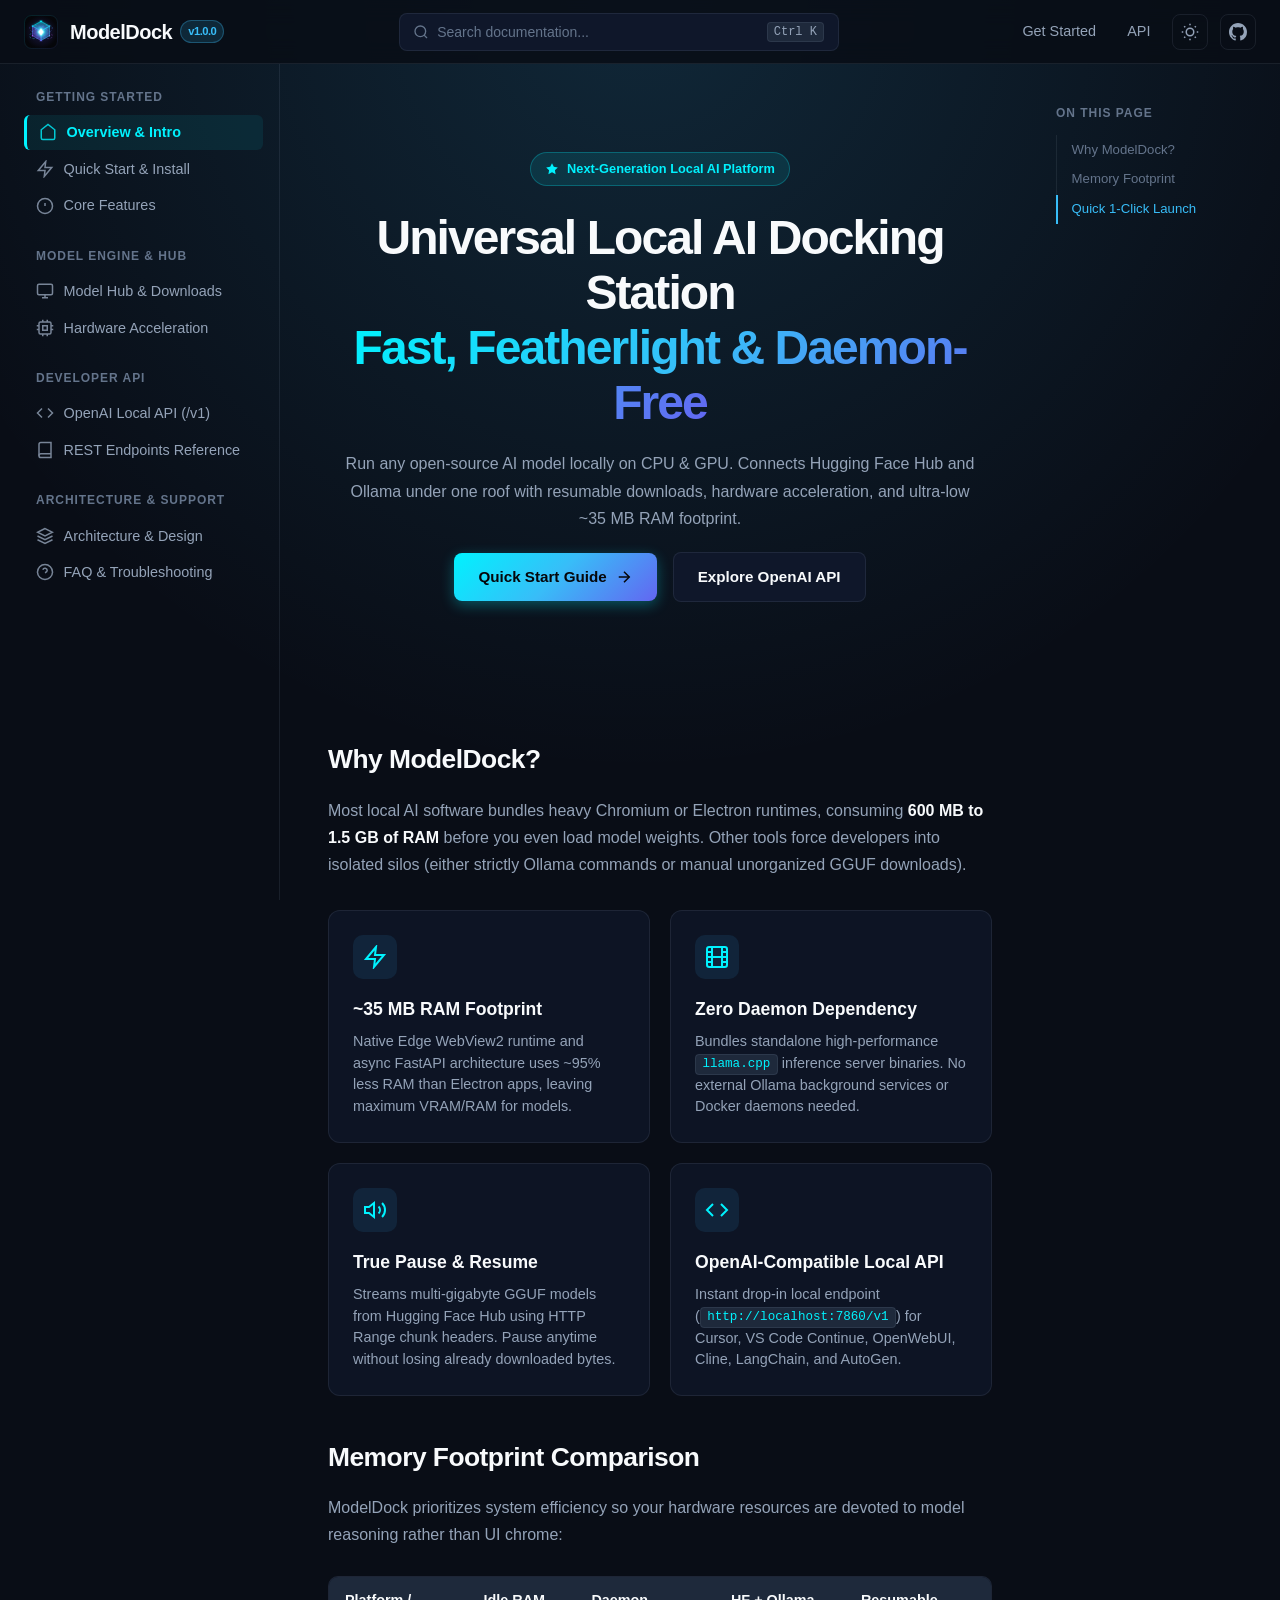
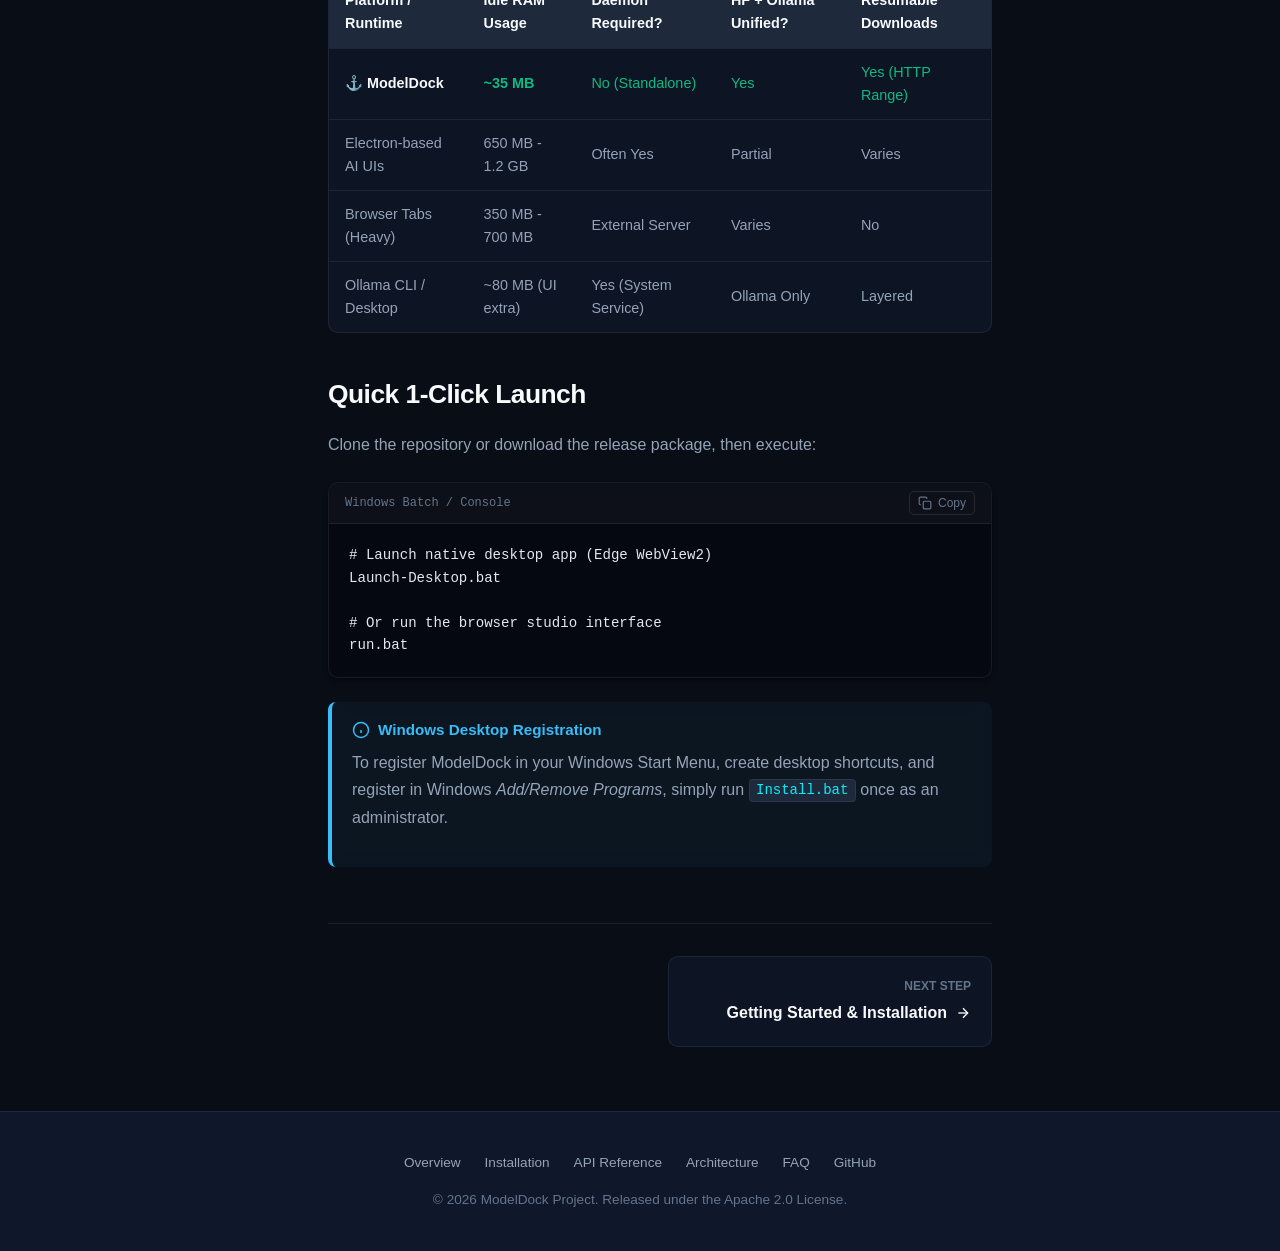
<file: index.html>
<!DOCTYPE html>
<html lang="en" data-theme="dark">
<head>
  <meta charset="UTF-8">
  <meta name="viewport" content="width=device-width, initial-scale=1.0">
  <title>ModelDock Documentation | Universal Local AI Docking Station</title>
  <meta name="description" content="Official documentation for ModelDock - The Universal Local AI Docking Station & Native Windows Platform. Zero daemon, ~35MB RAM footprint, Hugging Face & Ollama integration.">
  <link rel="icon" type="image/svg+xml" href="./assets/images/logo.svg">
  <link rel="stylesheet" href="./css/main.css">
  <link rel="stylesheet" href="./css/prism.css">
</head>
<body>

  <!-- Top Header Navigation -->
  <header class="top-header">
    <div class="brand-wrapper">
      <button id="menu-toggle" class="icon-btn menu-toggle" aria-label="Toggle navigation menu">
        <svg width="20" height="20" viewBox="0 0 24 24" fill="none" stroke="currentColor" stroke-width="2">
          <line x1="3" y1="12" x2="21" y2="12"></line>
          <line x1="3" y1="6" x2="21" y2="6"></line>
          <line x1="3" y1="18" x2="21" y2="18"></line>
        </svg>
      </button>
      <a href="./index.html" style="display:flex;align-items:center;gap:0.75rem;text-decoration:none;">
        <img src="./assets/images/logo.svg" alt="ModelDock Logo" class="brand-logo">
        <span class="brand-title">ModelDock <span class="brand-badge">v1.0.0</span></span>
      </a>
    </div>

    <div class="header-center">
      <button class="search-trigger" aria-label="Search Documentation">
        <div class="search-trigger-content">
          <svg width="16" height="16" viewBox="0 0 24 24" fill="none" stroke="currentColor" stroke-width="2">
            <circle cx="11" cy="11" r="8"></circle>
            <line x1="21" y1="21" x2="16.65" y2="16.65"></line>
          </svg>
          <span>Search documentation...</span>
        </div>
        <kbd class="kbd-shortcut">Ctrl K</kbd>
      </button>
    </div>

    <div class="header-actions">
      <a href="./getting-started.html" class="nav-link">Get Started</a>
      <a href="./api-reference.html" class="nav-link">API</a>
      <button id="theme-toggle" class="icon-btn" title="Toggle color theme">
        <svg width="18" height="18" viewBox="0 0 24 24" fill="none" stroke="currentColor" stroke-width="2">
          <circle cx="12" cy="12" r="5"></circle>
          <line x1="12" y1="1" x2="12" y2="3"></line>
          <line x1="12" y1="21" x2="12" y2="23"></line>
          <line x1="4.22" y1="4.22" x2="5.64" y2="5.64"></line>
          <line x1="18.36" y1="18.36" x2="19.78" y2="19.78"></line>
          <line x1="1" y1="12" x2="3" y2="12"></line>
          <line x1="21" y1="12" x2="23" y2="12"></line>
          <line x1="4.22" y1="19.78" x2="5.64" y2="18.36"></line>
          <line x1="18.36" y1="5.64" x2="19.78" y2="4.22"></line>
        </svg>
      </button>
      <a href="https://github.com" target="_blank" rel="noopener noreferrer" class="icon-btn" title="GitHub Repository">
        <svg width="18" height="18" viewBox="0 0 24 24" fill="currentColor">
          <path d="M12 0C5.37 0 0 5.37 0 12c0 5.31 3.435 9.795 8.205 11.385.6.105.825-.255.825-.57 0-.285-.015-1.23-.015-2.235-3.015.555-3.795-.735-4.035-1.41-.135-.345-.72-1.41-1.23-1.695-.42-.225-1.02-.78-.015-.795.945-.015 1.62.87 1.845 1.23 1.08 1.815 2.805 1.305 3.495.99.105-.78.42-1.305.765-1.605-2.67-.3-5.46-1.335-5.46-5.925 0-1.305.465-2.385 1.23-3.225-.12-.3-.54-1.53.12-3.18 0 0 1.005-.315 3.3 1.23.96-.27 1.98-.405 3-.405s2.04.135 3 .405c2.295-1.56 3.3-1.23 3.3-1.23.66 1.65.24 2.88.12 3.18.765.84 1.23 1.905 1.23 3.225 0 4.605-2.805 5.625-5.475 5.925.435.375.81 1.095.81 2.22 0 1.605-.015 2.895-.015 3.3 0 .315.225.69.825.57A12.02 12.02 0 0024 12c0-6.63-5.37-12-12-12z"/>
        </svg>
      </a>
    </div>
  </header>

  <div id="sidebar-backdrop" class="sidebar-backdrop"></div>

  <!-- Documentation Layout -->
  <div class="doc-container">
    
    <!-- Left Navigation Sidebar -->
    <aside id="sidebar" class="sidebar">
      <div class="sidebar-group">
        <div class="sidebar-heading">Getting Started</div>
        <ul class="sidebar-list">
          <li class="sidebar-item">
            <a href="./index.html" class="sidebar-link active">
              <svg class="sidebar-icon" viewBox="0 0 24 24" fill="none" stroke="currentColor" stroke-width="2">
                <path d="M3 9l9-7 9 7v11a2 2 0 0 1-2 2H5a2 2 0 0 1-2-2z"></path>
              </svg>
              Overview & Intro
            </a>
          </li>
          <li class="sidebar-item">
            <a href="./getting-started.html" class="sidebar-link">
              <svg class="sidebar-icon" viewBox="0 0 24 24" fill="none" stroke="currentColor" stroke-width="2">
                <polygon points="13 2 3 14 12 14 11 22 21 10 12 10 13 2"></polygon>
              </svg>
              Quick Start & Install
            </a>
          </li>
          <li class="sidebar-item">
            <a href="./features.html" class="sidebar-link">
              <svg class="sidebar-icon" viewBox="0 0 24 24" fill="none" stroke="currentColor" stroke-width="2">
                <circle cx="12" cy="12" r="10"></circle>
                <line x1="12" y1="8" x2="12" y2="12"></line>
                <line x1="12" y1="16" x2="12.01" y2="16"></line>
              </svg>
              Core Features
            </a>
          </li>
        </ul>
      </div>

      <div class="sidebar-group">
        <div class="sidebar-heading">Model Engine & Hub</div>
        <ul class="sidebar-list">
          <li class="sidebar-item">
            <a href="./model-hub.html" class="sidebar-link">
              <svg class="sidebar-icon" viewBox="0 0 24 24" fill="none" stroke="currentColor" stroke-width="2">
                <rect x="2" y="3" width="20" height="14" rx="2" ry="2"></rect>
                <line x1="8" y1="21" x2="16" y2="21"></line>
                <line x1="12" y1="17" x2="12" y2="21"></line>
              </svg>
              Model Hub & Downloads
            </a>
          </li>
          <li class="sidebar-item">
            <a href="./hardware-acceleration.html" class="sidebar-link">
              <svg class="sidebar-icon" viewBox="0 0 24 24" fill="none" stroke="currentColor" stroke-width="2">
                <rect x="4" y="4" width="16" height="16" rx="2" ry="2"></rect>
                <rect x="9" y="9" width="6" height="6"></rect>
                <line x1="9" y1="1" x2="9" y2="4"></line>
                <line x1="15" y1="1" x2="15" y2="4"></line>
                <line x1="9" y1="20" x2="9" y2="23"></line>
                <line x1="15" y1="20" x2="15" y2="23"></line>
                <line x1="20" y1="9" x2="23" y2="9"></line>
                <line x1="20" y1="14" x2="23" y2="14"></line>
                <line x1="1" y1="9" x2="4" y2="9"></line>
                <line x1="1" y1="14" x2="4" y2="14"></line>
              </svg>
              Hardware Acceleration
            </a>
          </li>
        </ul>
      </div>

      <div class="sidebar-group">
        <div class="sidebar-heading">Developer API</div>
        <ul class="sidebar-list">
          <li class="sidebar-item">
            <a href="./api-reference.html" class="sidebar-link">
              <svg class="sidebar-icon" viewBox="0 0 24 24" fill="none" stroke="currentColor" stroke-width="2">
                <polyline points="16 18 22 12 16 6"></polyline>
                <polyline points="8 6 2 12 8 18"></polyline>
              </svg>
              OpenAI Local API (/v1)
            </a>
          </li>
          <li class="sidebar-item">
            <a href="./rest-endpoints.html" class="sidebar-link">
              <svg class="sidebar-icon" viewBox="0 0 24 24" fill="none" stroke="currentColor" stroke-width="2">
                <path d="M4 19.5A2.5 2.5 0 0 1 6.5 17H20"></path>
                <path d="M6.5 2H20v20H6.5A2.5 2.5 0 0 1 4 19.5v-15A2.5 2.5 0 0 1 6.5 2z"></path>
              </svg>
              REST Endpoints Reference
            </a>
          </li>
        </ul>
      </div>

      <div class="sidebar-group">
        <div class="sidebar-heading">Architecture & Support</div>
        <ul class="sidebar-list">
          <li class="sidebar-item">
            <a href="./architecture.html" class="sidebar-link">
              <svg class="sidebar-icon" viewBox="0 0 24 24" fill="none" stroke="currentColor" stroke-width="2">
                <polygon points="12 2 2 7 12 12 22 7 12 2"></polygon>
                <polyline points="2 17 12 22 22 17"></polyline>
                <polyline points="2 12 12 17 22 12"></polyline>
              </svg>
              Architecture & Design
            </a>
          </li>
          <li class="sidebar-item">
            <a href="./faq.html" class="sidebar-link">
              <svg class="sidebar-icon" viewBox="0 0 24 24" fill="none" stroke="currentColor" stroke-width="2">
                <circle cx="12" cy="12" r="10"></circle>
                <path d="M9.09 9a3 3 0 0 1 5.83 1c0 2-3 3-3 3"></path>
                <line x1="12" y1="17" x2="12.01" y2="17"></line>
              </svg>
              FAQ & Troubleshooting
            </a>
          </li>
        </ul>
      </div>
    </aside>

    <!-- Main Content -->
    <main class="doc-content">
      
      <!-- Hero Section -->
      <section class="hero-section">
        <div class="hero-pill">
          <svg width="14" height="14" viewBox="0 0 24 24" fill="currentColor">
            <polygon points="12 2 15.09 8.26 22 9.27 17 14.14 18.18 21.02 12 17.77 5.82 21.02 7 14.14 2 9.27 8.91 8.26 12 2"></polygon>
          </svg>
          Next-Generation Local AI Platform
        </div>
        <h1 class="hero-title">
          Universal Local AI Docking Station<br>
          <span class="hero-gradient">Fast, Featherlight & Daemon-Free</span>
        </h1>
        <p class="hero-subtitle">
          Run any open-source AI model locally on CPU & GPU. Connects Hugging Face Hub and Ollama under one roof with resumable downloads, hardware acceleration, and ultra-low ~35 MB RAM footprint.
        </p>
        <div class="hero-cta-group">
          <a href="./getting-started.html" class="btn btn-primary">
            Quick Start Guide
            <svg width="18" height="18" viewBox="0 0 24 24" fill="none" stroke="currentColor" stroke-width="2">
              <line x1="5" y1="12" x2="19" y2="12"></line>
              <polyline points="12 5 19 12 12 19"></polyline>
            </svg>
          </a>
          <a href="./api-reference.html" class="btn btn-secondary">Explore OpenAI API</a>
        </div>
      </section>

      <!-- Key Advantages Grid -->
      <h2 id="why-modeldock">Why ModelDock?</h2>
      <p>
        Most local AI software bundles heavy Chromium or Electron runtimes, consuming <strong>600 MB to 1.5 GB of RAM</strong> before you even load model weights. Other tools force developers into isolated silos (either strictly Ollama commands or manual unorganized GGUF downloads).
      </p>

      <div class="feature-grid">
        <div class="feature-card">
          <div class="feature-icon-wrapper">
            <svg width="24" height="24" viewBox="0 0 24 24" fill="none" stroke="currentColor" stroke-width="2">
              <path d="M13 2L3 14h9l-1 8 10-12h-9l1-8z"></path>
            </svg>
          </div>
          <h3>~35 MB RAM Footprint</h3>
          <p>Native Edge WebView2 runtime and async FastAPI architecture uses ~95% less RAM than Electron apps, leaving maximum VRAM/RAM for models.</p>
        </div>

        <div class="feature-card">
          <div class="feature-icon-wrapper">
            <svg width="24" height="24" viewBox="0 0 24 24" fill="none" stroke="currentColor" stroke-width="2">
              <rect x="2" y="2" width="20" height="20" rx="2.18" ry="2.18"></rect>
              <line x1="7" y1="2" x2="7" y2="22"></line>
              <line x1="17" y1="2" x2="17" y2="22"></line>
              <line x1="2" y1="12" x2="22" y2="12"></line>
              <line x1="2" y1="7" x2="7" y2="7"></line>
              <line x1="2" y1="17" x2="7" y2="17"></line>
              <line x1="17" y1="17" x2="22" y2="17"></line>
              <line x1="17" y1="7" x2="22" y2="7"></line>
            </svg>
          </div>
          <h3>Zero Daemon Dependency</h3>
          <p>Bundles standalone high-performance <code>llama.cpp</code> inference server binaries. No external Ollama background services or Docker daemons needed.</p>
        </div>

        <div class="feature-card">
          <div class="feature-icon-wrapper">
            <svg width="24" height="24" viewBox="0 0 24 24" fill="none" stroke="currentColor" stroke-width="2">
              <polygon points="11 5 6 9 2 9 2 15 6 15 11 19 11 5"></polygon>
              <path d="M19.07 4.93a10 10 0 0 1 0 14.14M15.54 8.46a5 5 0 0 1 0 7.07"></path>
            </svg>
          </div>
          <h3>True Pause & Resume</h3>
          <p>Streams multi-gigabyte GGUF models from Hugging Face Hub using HTTP Range chunk headers. Pause anytime without losing already downloaded bytes.</p>
        </div>

        <div class="feature-card">
          <div class="feature-icon-wrapper">
            <svg width="24" height="24" viewBox="0 0 24 24" fill="none" stroke="currentColor" stroke-width="2">
              <polyline points="16 18 22 12 16 6"></polyline>
              <polyline points="8 6 2 12 8 18"></polyline>
            </svg>
          </div>
          <h3>OpenAI-Compatible Local API</h3>
          <p>Instant drop-in local endpoint (<code>http://localhost:7860/v1</code>) for Cursor, VS Code Continue, OpenWebUI, Cline, LangChain, and AutoGen.</p>
        </div>
      </div>

      <!-- RAM Comparison Table -->
      <h2 id="comparison">Memory Footprint Comparison</h2>
      <p>ModelDock prioritizes system efficiency so your hardware resources are devoted to model reasoning rather than UI chrome:</p>
      
      <div class="table-wrapper">
        <table>
          <thead>
            <tr>
              <th>Platform / Runtime</th>
              <th>Idle RAM Usage</th>
              <th>Daemon Required?</th>
              <th>HF + Ollama Unified?</th>
              <th>Resumable Downloads</th>
            </tr>
          </thead>
          <tbody>
            <tr>
              <td><strong>⚓ ModelDock</strong></td>
              <td><span style="color:var(--accent-emerald);font-weight:600;">~35 MB</span></td>
              <td><span style="color:var(--accent-emerald);">No (Standalone)</span></td>
              <td><span style="color:var(--accent-emerald);">Yes</span></td>
              <td><span style="color:var(--accent-emerald);">Yes (HTTP Range)</span></td>
            </tr>
            <tr>
              <td>Electron-based AI UIs</td>
              <td>650 MB - 1.2 GB</td>
              <td>Often Yes</td>
              <td>Partial</td>
              <td>Varies</td>
            </tr>
            <tr>
              <td>Browser Tabs (Heavy)</td>
              <td>350 MB - 700 MB</td>
              <td>External Server</td>
              <td>Varies</td>
              <td>No</td>
            </tr>
            <tr>
              <td>Ollama CLI / Desktop</td>
              <td>~80 MB (UI extra)</td>
              <td>Yes (System Service)</td>
              <td>Ollama Only</td>
              <td>Layered</td>
            </tr>
          </tbody>
        </table>
      </div>

      <!-- Quick 1-Click Installation Code -->
      <h2 id="quick-install">Quick 1-Click Launch</h2>
      <p>Clone the repository or download the release package, then execute:</p>

      <div class="code-block-wrapper">
        <div class="code-header">
          <span>Windows Batch / Console</span>
          <button class="copy-btn">
            <svg width="14" height="14" viewBox="0 0 24 24" fill="none" stroke="currentColor" stroke-width="2">
              <rect x="9" y="9" width="13" height="13" rx="2" ry="2"></rect>
              <path d="M5 15H4a2 2 0 0 1-2-2V4a2 2 0 0 1 2-2h9a2 2 0 0 1 2 2v1"></path>
            </svg>
            Copy
          </button>
        </div>
        <pre><code class="language-bash"># Launch native desktop app (Edge WebView2)
Launch-Desktop.bat

# Or run the browser studio interface
run.bat</code></pre>
      </div>

      <div class="callout callout-info">
        <div class="callout-title">
          <svg width="18" height="18" viewBox="0 0 24 24" fill="none" stroke="currentColor" stroke-width="2">
            <circle cx="12" cy="12" r="10"></circle>
            <line x1="12" y1="16" x2="12" y2="12"></line>
            <line x1="12" y1="8" x2="12.01" y2="8"></line>
          </svg>
          Windows Desktop Registration
        </div>
        <p>To register ModelDock in your Windows Start Menu, create desktop shortcuts, and register in Windows <em>Add/Remove Programs</em>, simply run <code>Install.bat</code> once as an administrator.</p>
      </div>

      <!-- Pagination Navigation -->
      <div class="page-nav-wrapper">
        <div></div>
        <a href="./getting-started.html" class="page-nav-card next">
          <span class="page-nav-label">Next Step</span>
          <span class="page-nav-title">
            Getting Started & Installation
            <svg width="16" height="16" viewBox="0 0 24 24" fill="none" stroke="currentColor" stroke-width="2">
              <line x1="5" y1="12" x2="19" y2="12"></line>
              <polyline points="12 5 19 12 12 19"></polyline>
            </svg>
          </span>
        </a>
      </div>

    </main>

    <!-- Right Table of Contents -->
    <aside class="toc-wrapper">
      <div class="toc-title">On This Page</div>
      <ul class="toc-list">
        <li class="toc-item"><a href="#why-modeldock" class="toc-link">Why ModelDock?</a></li>
        <li class="toc-item"><a href="#comparison" class="toc-link">Memory Footprint</a></li>
        <li class="toc-item"><a href="#quick-install" class="toc-link">Quick 1-Click Launch</a></li>
      </ul>
    </aside>

  </div>

  <!-- Footer -->
  <footer class="footer">
    <div class="footer-links">
      <a href="./index.html">Overview</a>
      <a href="./getting-started.html">Installation</a>
      <a href="./api-reference.html">API Reference</a>
      <a href="./architecture.html">Architecture</a>
      <a href="./faq.html">FAQ</a>
      <a href="https://github.com" target="_blank" rel="noopener noreferrer">GitHub</a>
    </div>
    <p>© 2026 ModelDock Project. Released under the Apache 2.0 License.</p>
  </footer>

  <script src="./js/main.js"></script>
  <script src="./js/search.js"></script>
</body>
</html>
</file>
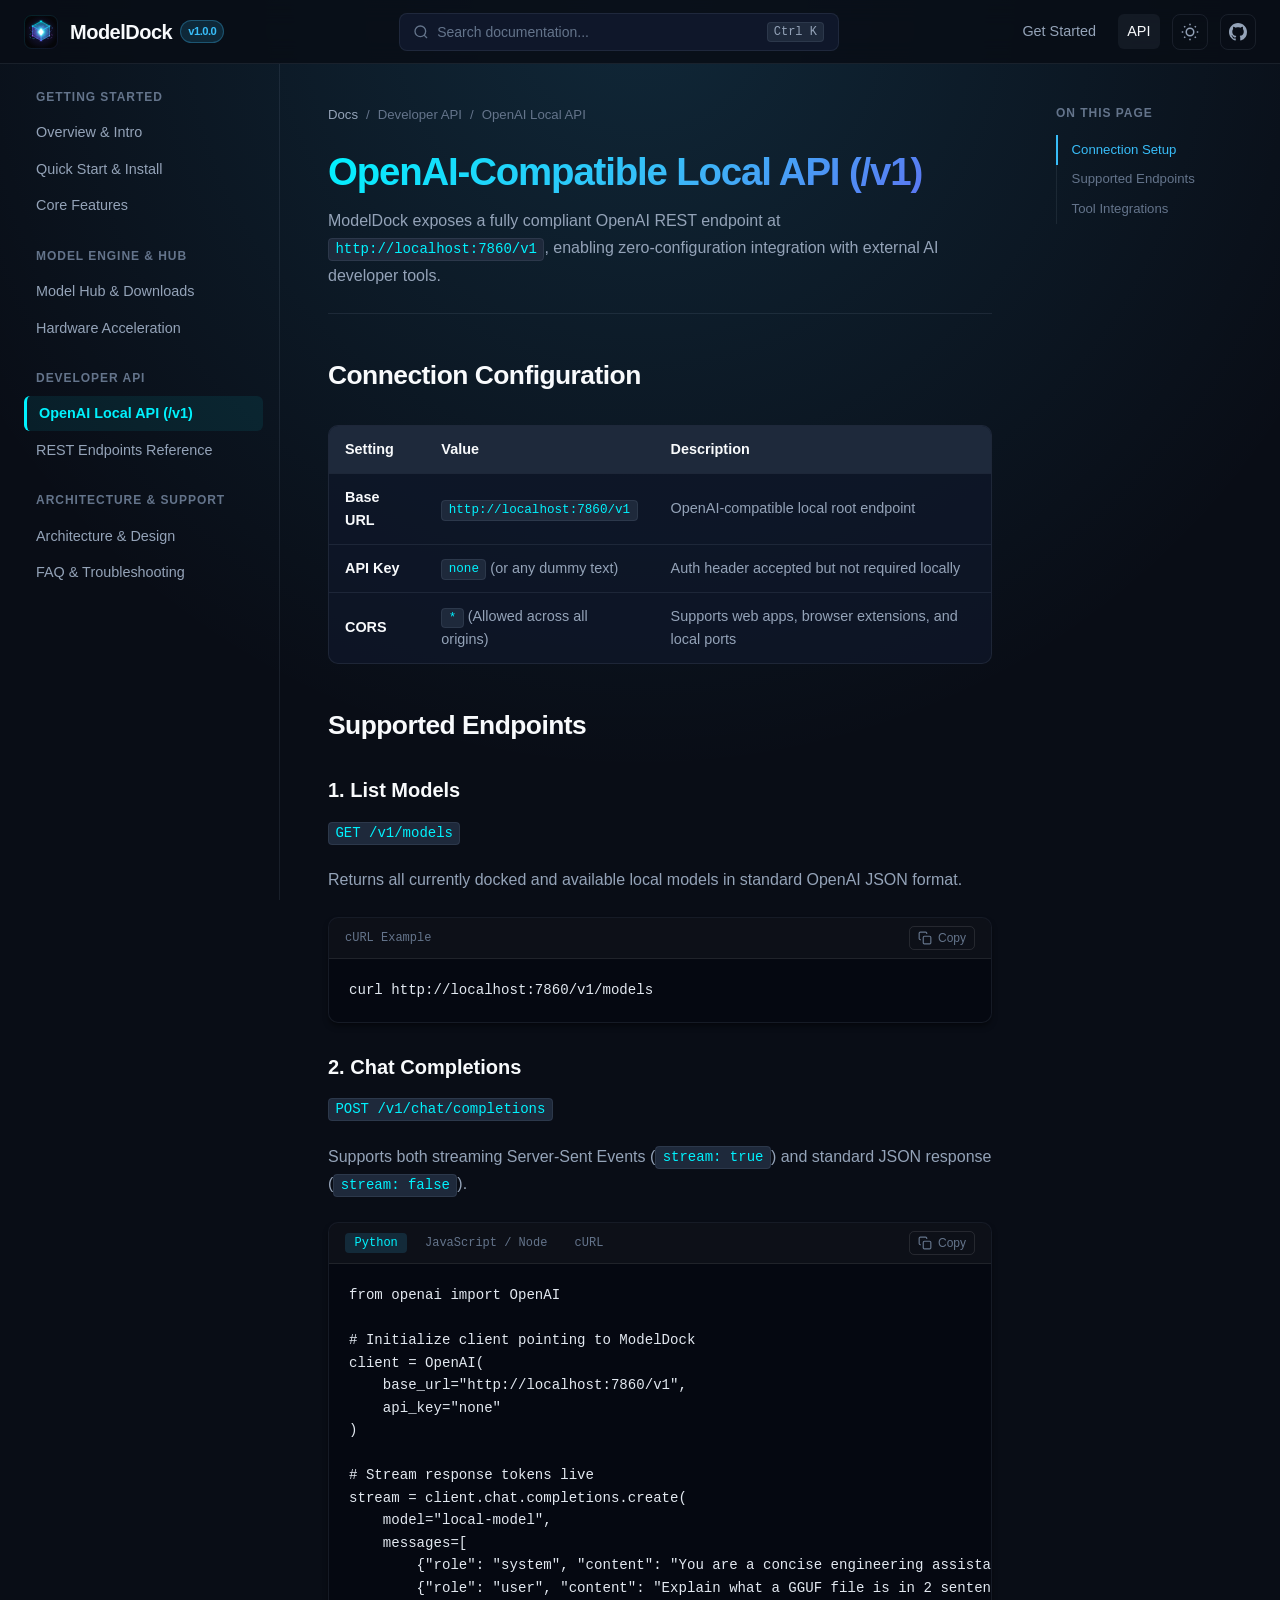
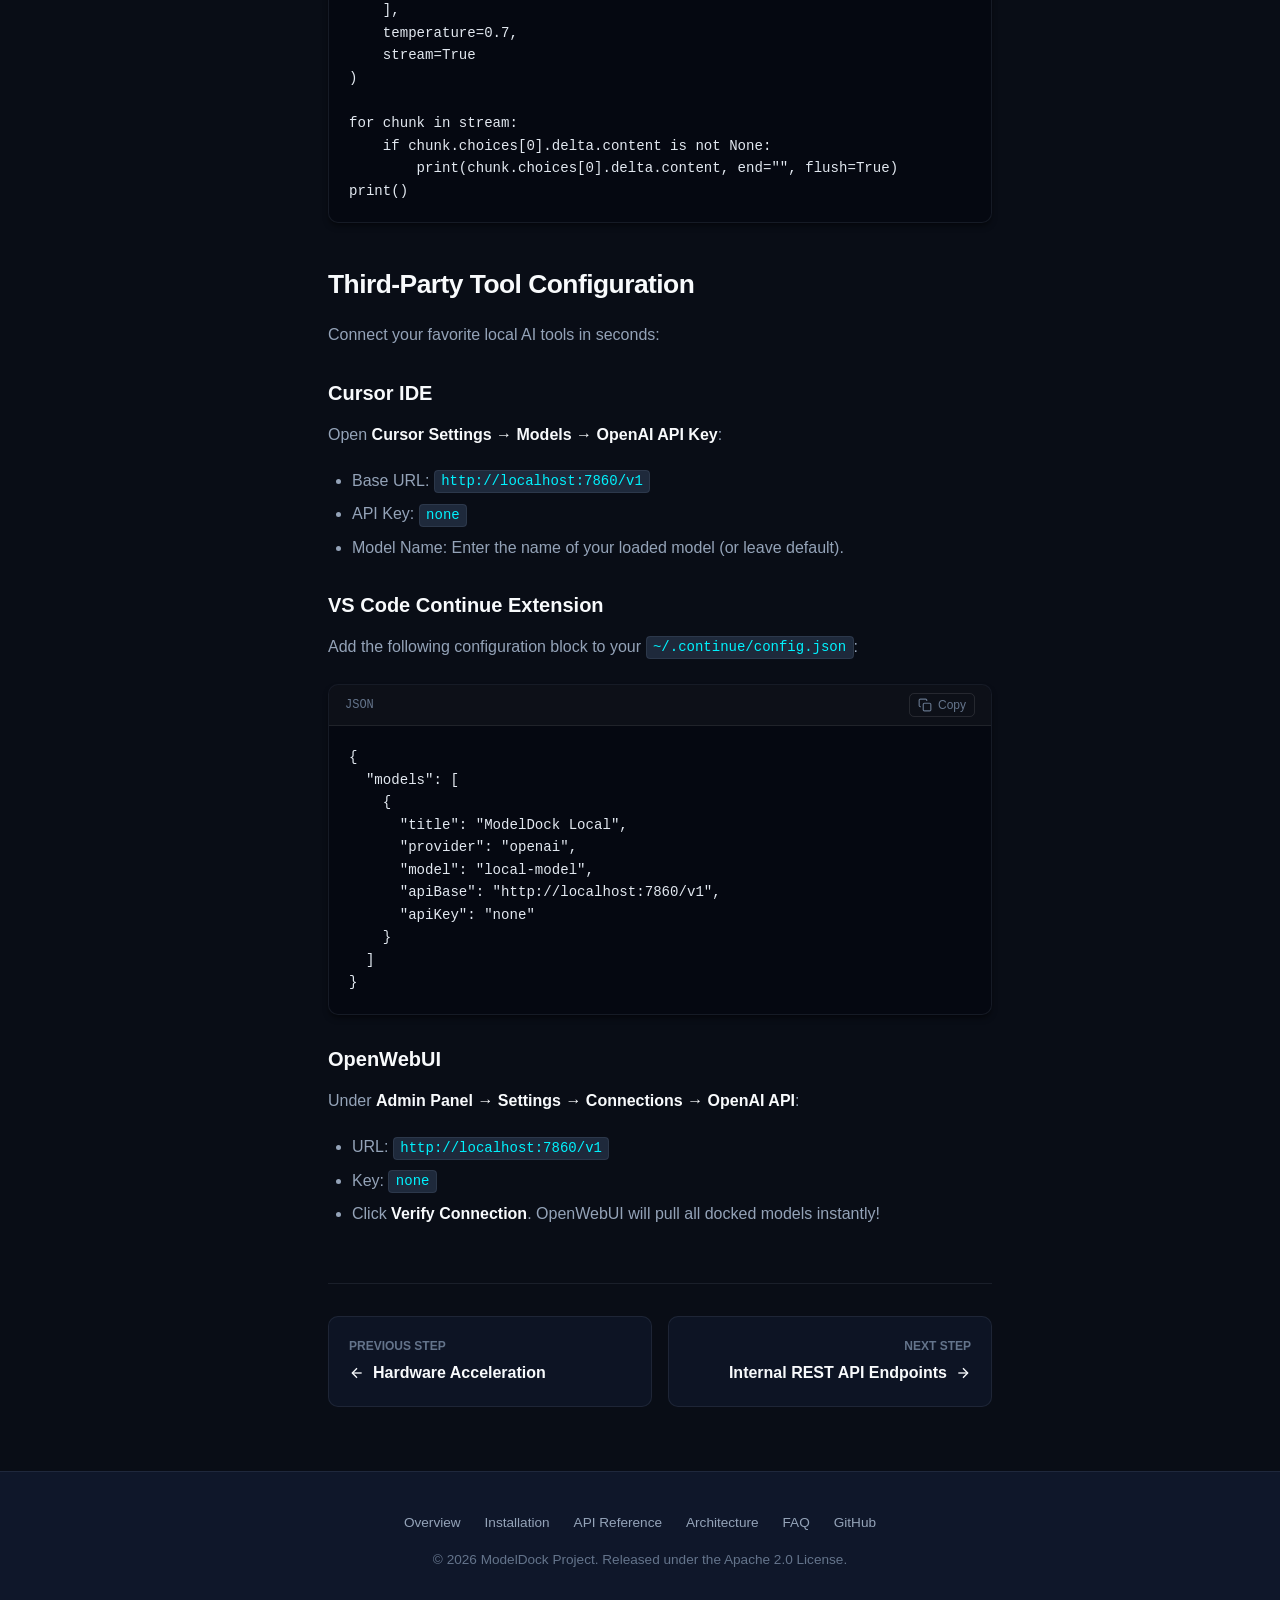
<file: api-reference.html>
<!DOCTYPE html>
<html lang="en" data-theme="dark">
<head>
  <meta charset="UTF-8">
  <meta name="viewport" content="width=device-width, initial-scale=1.0">
  <title>OpenAI-Compatible Local API (/v1) | ModelDock Documentation</title>
  <meta name="description" content="Connect Cursor, VS Code Continue, OpenWebUI, and LangChain to ModelDock using standard OpenAI-compatible /v1 endpoints.">
  <link rel="icon" type="image/svg+xml" href="./assets/images/logo.svg">
  <link rel="stylesheet" href="./css/main.css">
  <link rel="stylesheet" href="./css/prism.css">
</head>
<body>

  <!-- Top Header Navigation -->
  <header class="top-header">
    <div class="brand-wrapper">
      <button id="menu-toggle" class="icon-btn menu-toggle" aria-label="Toggle navigation menu">
        <svg width="20" height="20" viewBox="0 0 24 24" fill="none" stroke="currentColor" stroke-width="2">
          <line x1="3" y1="12" x2="21" y2="12"></line>
          <line x1="3" y1="6" x2="21" y2="6"></line>
          <line x1="3" y1="18" x2="21" y2="18"></line>
        </svg>
      </button>
      <a href="./index.html" style="display:flex;align-items:center;gap:0.75rem;text-decoration:none;">
        <img src="./assets/images/logo.svg" alt="ModelDock Logo" class="brand-logo">
        <span class="brand-title">ModelDock <span class="brand-badge">v1.0.0</span></span>
      </a>
    </div>

    <div class="header-center">
      <button class="search-trigger" aria-label="Search Documentation">
        <div class="search-trigger-content">
          <svg width="16" height="16" viewBox="0 0 24 24" fill="none" stroke="currentColor" stroke-width="2">
            <circle cx="11" cy="11" r="8"></circle>
            <line x1="21" y1="21" x2="16.65" y2="16.65"></line>
          </svg>
          <span>Search documentation...</span>
        </div>
        <kbd class="kbd-shortcut">Ctrl K</kbd>
      </button>
    </div>

    <div class="header-actions">
      <a href="./getting-started.html" class="nav-link">Get Started</a>
      <a href="./api-reference.html" class="nav-link active">API</a>
      <button id="theme-toggle" class="icon-btn" title="Toggle color theme">
        <svg width="18" height="18" viewBox="0 0 24 24" fill="none" stroke="currentColor" stroke-width="2">
          <circle cx="12" cy="12" r="5"></circle>
          <line x1="12" y1="1" x2="12" y2="3"></line>
          <line x1="12" y1="21" x2="12" y2="23"></line>
          <line x1="4.22" y1="4.22" x2="5.64" y2="5.64"></line>
          <line x1="18.36" y1="18.36" x2="19.78" y2="19.78"></line>
          <line x1="1" y1="12" x2="3" y2="12"></line>
          <line x1="21" y1="12" x2="23" y2="12"></line>
          <line x1="4.22" y1="19.78" x2="5.64" y2="18.36"></line>
          <line x1="18.36" y1="5.64" x2="19.78" y2="4.22"></line>
        </svg>
      </button>
      <a href="https://github.com" target="_blank" rel="noopener noreferrer" class="icon-btn" title="GitHub Repository">
        <svg width="18" height="18" viewBox="0 0 24 24" fill="currentColor">
          <path d="M12 0C5.37 0 0 5.37 0 12c0 5.31 3.435 9.795 8.205 11.385.6.105.825-.255.825-.57 0-.285-.015-1.23-.015-2.235-3.015.555-3.795-.735-4.035-1.41-.135-.345-.72-1.41-1.23-1.695-.42-.225-1.02-.78-.015-.795.945-.015 1.62.87 1.845 1.23 1.08 1.815 2.805 1.305 3.495.99.105-.78.42-1.305.765-1.605-2.67-.3-5.46-1.335-5.46-5.925 0-1.305.465-2.385 1.23-3.225-.12-.3-.54-1.53.12-3.18 0 0 1.005-.315 3.3 1.23.96-.27 1.98-.405 3-.405s2.04.135 3 .405c2.295-1.56 3.3-1.23 3.3-1.23.66 1.65.24 2.88.12 3.18.765.84 1.23 1.905 1.23 3.225 0 4.605-2.805 5.625-5.475 5.925.435.375.81 1.095.81 2.22 0 1.605-.015 2.895-.015 3.3 0 .315.225.69.825.57A12.02 12.02 0 0024 12c0-6.63-5.37-12-12-12z"/>
        </svg>
      </a>
    </div>
  </header>

  <div id="sidebar-backdrop" class="sidebar-backdrop"></div>

  <!-- Documentation Layout -->
  <div class="doc-container">
    
    <!-- Left Navigation Sidebar -->
    <aside id="sidebar" class="sidebar">
      <div class="sidebar-group">
        <div class="sidebar-heading">Getting Started</div>
        <ul class="sidebar-list">
          <li class="sidebar-item"><a href="./index.html" class="sidebar-link">Overview & Intro</a></li>
          <li class="sidebar-item"><a href="./getting-started.html" class="sidebar-link">Quick Start & Install</a></li>
          <li class="sidebar-item"><a href="./features.html" class="sidebar-link">Core Features</a></li>
        </ul>
      </div>

      <div class="sidebar-group">
        <div class="sidebar-heading">Model Engine & Hub</div>
        <ul class="sidebar-list">
          <li class="sidebar-item"><a href="./model-hub.html" class="sidebar-link">Model Hub & Downloads</a></li>
          <li class="sidebar-item"><a href="./hardware-acceleration.html" class="sidebar-link">Hardware Acceleration</a></li>
        </ul>
      </div>

      <div class="sidebar-group">
        <div class="sidebar-heading">Developer API</div>
        <ul class="sidebar-list">
          <li class="sidebar-item"><a href="./api-reference.html" class="sidebar-link active">OpenAI Local API (/v1)</a></li>
          <li class="sidebar-item"><a href="./rest-endpoints.html" class="sidebar-link">REST Endpoints Reference</a></li>
        </ul>
      </div>

      <div class="sidebar-group">
        <div class="sidebar-heading">Architecture & Support</div>
        <ul class="sidebar-list">
          <li class="sidebar-item"><a href="./architecture.html" class="sidebar-link">Architecture & Design</a></li>
          <li class="sidebar-item"><a href="./faq.html" class="sidebar-link">FAQ & Troubleshooting</a></li>
        </ul>
      </div>
    </aside>

    <!-- Main Content -->
    <main class="doc-content">
      <div class="doc-breadcrumbs">
        <a href="./index.html">Docs</a>
        <span>/</span>
        <span>Developer API</span>
        <span>/</span>
        <span>OpenAI Local API</span>
      </div>

      <h1 class="doc-title">OpenAI-Compatible Local API (/v1)</h1>
      <p class="doc-lead">
        ModelDock exposes a fully compliant OpenAI REST endpoint at <code>http://localhost:7860/v1</code>, enabling zero-configuration integration with external AI developer tools.
      </p>

      <!-- Connection Details -->
      <h2 id="connection">Connection Configuration</h2>
      <div class="table-wrapper">
        <table>
          <thead>
            <tr>
              <th>Setting</th>
              <th>Value</th>
              <th>Description</th>
            </tr>
          </thead>
          <tbody>
            <tr>
              <td><strong>Base URL</strong></td>
              <td><code>http://localhost:7860/v1</code></td>
              <td>OpenAI-compatible local root endpoint</td>
            </tr>
            <tr>
              <td><strong>API Key</strong></td>
              <td><code>none</code> (or any dummy text)</td>
              <td>Auth header accepted but not required locally</td>
            </tr>
            <tr>
              <td><strong>CORS</strong></td>
              <td><code>*</code> (Allowed across all origins)</td>
              <td>Supports web apps, browser extensions, and local ports</td>
            </tr>
          </tbody>
        </table>
      </div>

      <!-- Endpoints Specification -->
      <h2 id="endpoints">Supported Endpoints</h2>

      <h3>1. List Models</h3>
      <p><code>GET /v1/models</code></p>
      <p>Returns all currently docked and available local models in standard OpenAI JSON format.</p>

      <div class="code-block-wrapper">
        <div class="code-header">
          <span>cURL Example</span>
          <button class="copy-btn">
            <svg width="14" height="14" viewBox="0 0 24 24" fill="none" stroke="currentColor" stroke-width="2">
              <rect x="9" y="9" width="13" height="13" rx="2" ry="2"></rect>
              <path d="M5 15H4a2 2 0 0 1-2-2V4a2 2 0 0 1 2-2h9a2 2 0 0 1 2 2v1"></path>
            </svg>
            Copy
          </button>
        </div>
        <pre><code class="language-bash">curl http://localhost:7860/v1/models</code></pre>
      </div>

      <h3>2. Chat Completions</h3>
      <p><code>POST /v1/chat/completions</code></p>
      <p>
        Supports both streaming Server-Sent Events (<code>stream: true</code>) and standard JSON response (<code>stream: false</code>).
      </p>

      <!-- Multi-Language Code Tabs -->
      <div class="code-block-wrapper">
        <div class="code-header">
          <div class="code-tabs">
            <button class="code-tab active" data-tab="python">Python</button>
            <button class="code-tab" data-tab="javascript">JavaScript / Node</button>
            <button class="code-tab" data-tab="curl">cURL</button>
          </div>
          <button class="copy-btn">
            <svg width="14" height="14" viewBox="0 0 24 24" fill="none" stroke="currentColor" stroke-width="2">
              <rect x="9" y="9" width="13" height="13" rx="2" ry="2"></rect>
              <path d="M5 15H4a2 2 0 0 1-2-2V4a2 2 0 0 1 2-2h9a2 2 0 0 1 2 2v1"></path>
            </svg>
            Copy
          </button>
        </div>

        <div class="code-tab-content" data-lang="python">
          <pre><code class="language-python">from openai import OpenAI

# Initialize client pointing to ModelDock
client = OpenAI(
    base_url="http://localhost:7860/v1",
    api_key="none"
)

# Stream response tokens live
stream = client.chat.completions.create(
    model="local-model",
    messages=[
        {"role": "system", "content": "You are a concise engineering assistant."},
        {"role": "user", "content": "Explain what a GGUF file is in 2 sentences."}
    ],
    temperature=0.7,
    stream=True
)

for chunk in stream:
    if chunk.choices[0].delta.content is not None:
        print(chunk.choices[0].delta.content, end="", flush=True)
print()</code></pre>
        </div>

        <div class="code-tab-content" data-lang="javascript" style="display:none;">
          <pre><code class="language-javascript">import OpenAI from "openai";

const openai = new OpenAI({
  baseURL: "http://localhost:7860/v1",
  apiKey: "none"
});

async function main() {
  const completion = await openai.chat.completions.create({
    model: "local-model",
    messages: [{ role: "user", content: "Write a quick hello world in Rust." }],
    stream: true,
  });

  for await (const chunk of completion) {
    process.stdout.write(chunk.choices[0]?.delta?.content || "");
  }
}

main();</code></pre>
        </div>

        <div class="code-tab-content" data-lang="curl" style="display:none;">
          <pre><code class="language-bash">curl -X POST http://localhost:7860/v1/chat/completions \
  -H "Content-Type: application/json" \
  -d '{
    "model": "local-model",
    "messages": [
      {"role": "user", "content": "What is 42?"}
    ],
    "temperature": 0.7,
    "stream": false
  }'</code></pre>
        </div>
      </div>

      <!-- Third-Party Tool Integrations -->
      <h2 id="integrations">Third-Party Tool Configuration</h2>
      <p>Connect your favorite local AI tools in seconds:</p>

      <h3>Cursor IDE</h3>
      <p>Open <strong>Cursor Settings &rarr; Models &rarr; OpenAI API Key</strong>:</p>
      <ul>
        <li>Base URL: <code>http://localhost:7860/v1</code></li>
        <li>API Key: <code>none</code></li>
        <li>Model Name: Enter the name of your loaded model (or leave default).</li>
      </ul>

      <h3>VS Code Continue Extension</h3>
      <p>Add the following configuration block to your <code>~/.continue/config.json</code>:</p>

      <div class="code-block-wrapper">
        <div class="code-header">
          <span>JSON</span>
          <button class="copy-btn">
            <svg width="14" height="14" viewBox="0 0 24 24" fill="none" stroke="currentColor" stroke-width="2">
              <rect x="9" y="9" width="13" height="13" rx="2" ry="2"></rect>
              <path d="M5 15H4a2 2 0 0 1-2-2V4a2 2 0 0 1 2-2h9a2 2 0 0 1 2 2v1"></path>
            </svg>
            Copy
          </button>
        </div>
        <pre><code class="language-json">{
  "models": [
    {
      "title": "ModelDock Local",
      "provider": "openai",
      "model": "local-model",
      "apiBase": "http://localhost:7860/v1",
      "apiKey": "none"
    }
  ]
}</code></pre>
      </div>

      <h3>OpenWebUI</h3>
      <p>Under <strong>Admin Panel &rarr; Settings &rarr; Connections &rarr; OpenAI API</strong>:</p>
      <ul>
        <li>URL: <code>http://localhost:7860/v1</code></li>
        <li>Key: <code>none</code></li>
        <li>Click <strong>Verify Connection</strong>. OpenWebUI will pull all docked models instantly!</li>
      </ul>

      <!-- Pagination Navigation -->
      <div class="page-nav-wrapper">
        <a href="./hardware-acceleration.html" class="page-nav-card prev">
          <span class="page-nav-label">Previous Step</span>
          <span class="page-nav-title">
            <svg width="16" height="16" viewBox="0 0 24 24" fill="none" stroke="currentColor" stroke-width="2">
              <line x1="19" y1="12" x2="5" y2="12"></line>
              <polyline points="12 19 5 12 12 5"></polyline>
            </svg>
            Hardware Acceleration
          </span>
        </a>
        <a href="./rest-endpoints.html" class="page-nav-card next">
          <span class="page-nav-label">Next Step</span>
          <span class="page-nav-title">
            Internal REST API Endpoints
            <svg width="16" height="16" viewBox="0 0 24 24" fill="none" stroke="currentColor" stroke-width="2">
              <line x1="5" y1="12" x2="19" y2="12"></line>
              <polyline points="12 5 19 12 12 19"></polyline>
            </svg>
          </span>
        </a>
      </div>

    </main>

    <!-- Right Table of Contents -->
    <aside class="toc-wrapper">
      <div class="toc-title">On This Page</div>
      <ul class="toc-list">
        <li class="toc-item"><a href="#connection" class="toc-link">Connection Setup</a></li>
        <li class="toc-item"><a href="#endpoints" class="toc-link">Supported Endpoints</a></li>
        <li class="toc-item"><a href="#integrations" class="toc-link">Tool Integrations</a></li>
      </ul>
    </aside>

  </div>

  <!-- Footer -->
  <footer class="footer">
    <div class="footer-links">
      <a href="./index.html">Overview</a>
      <a href="./getting-started.html">Installation</a>
      <a href="./api-reference.html">API Reference</a>
      <a href="./architecture.html">Architecture</a>
      <a href="./faq.html">FAQ</a>
      <a href="https://github.com" target="_blank" rel="noopener noreferrer">GitHub</a>
    </div>
    <p>© 2026 ModelDock Project. Released under the Apache 2.0 License.</p>
  </footer>

  <script src="./js/main.js"></script>
  <script src="./js/search.js"></script>
</body>
</html>
</file>
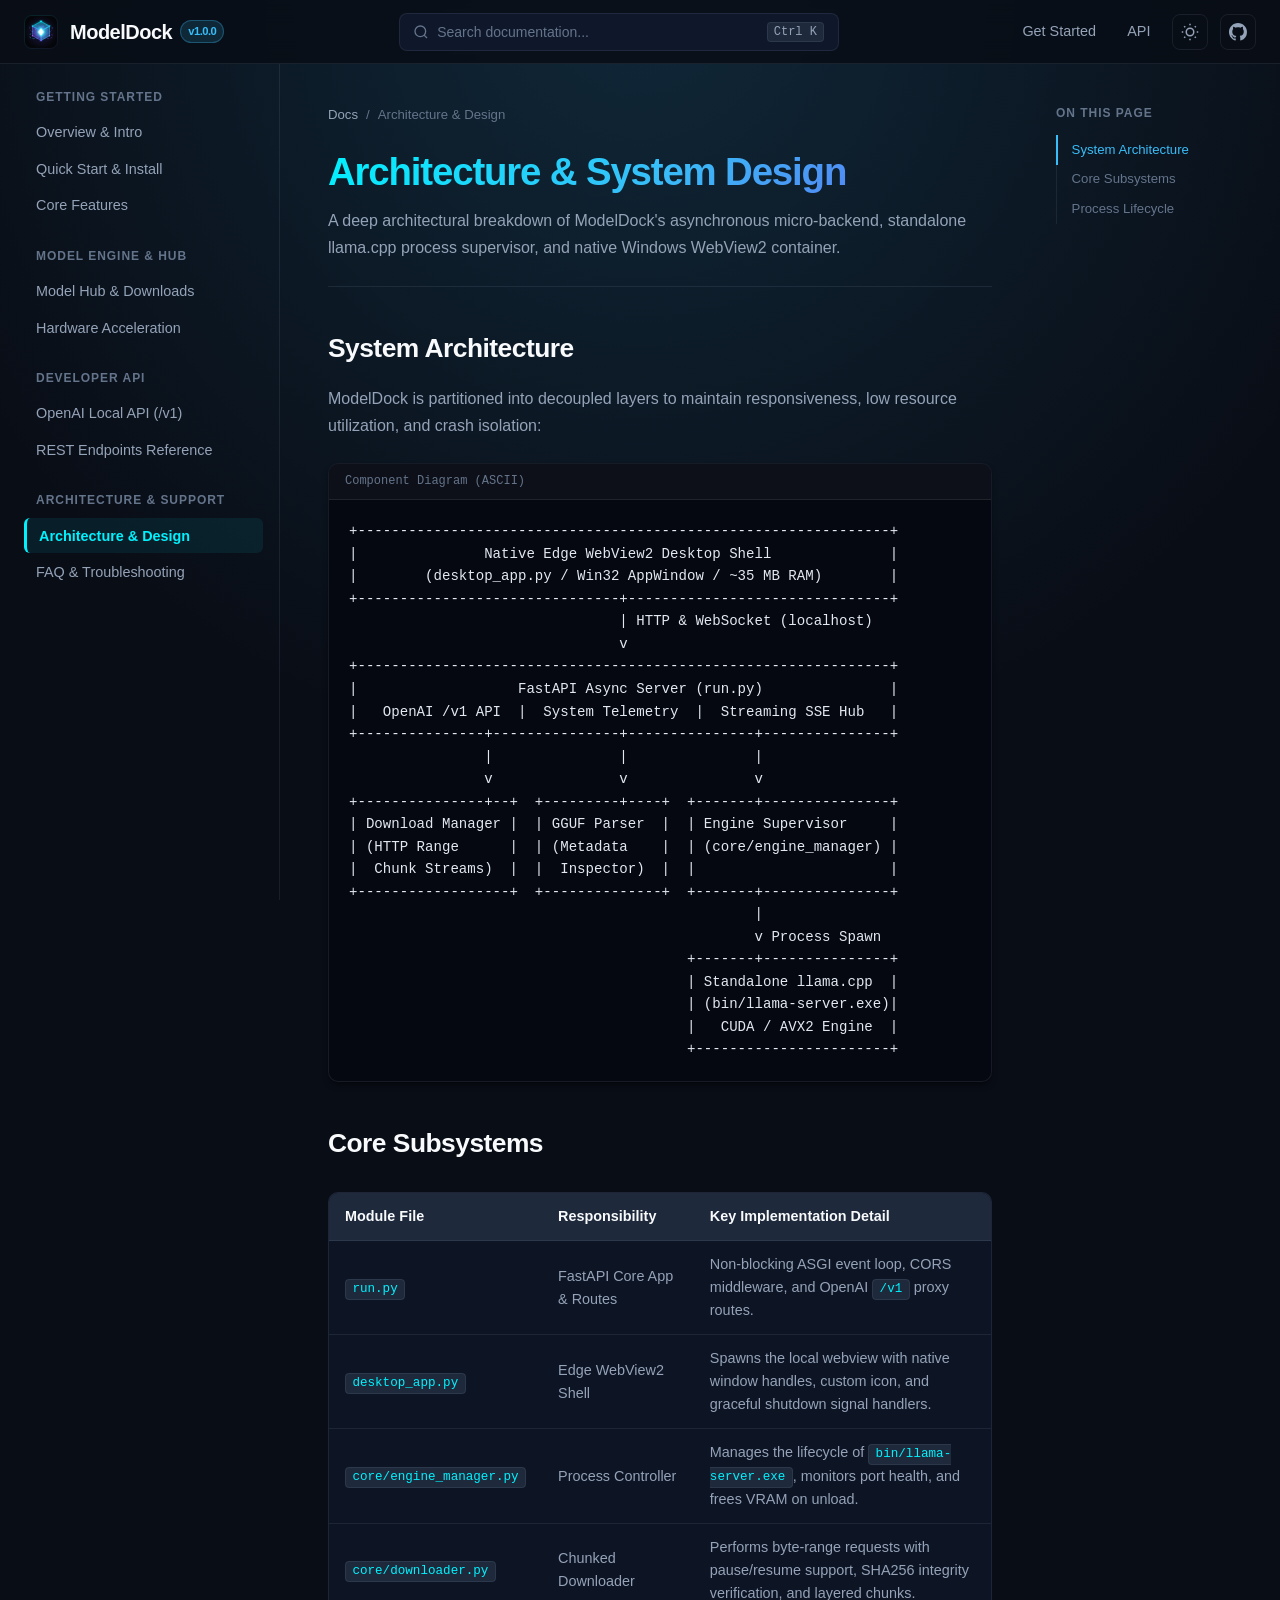
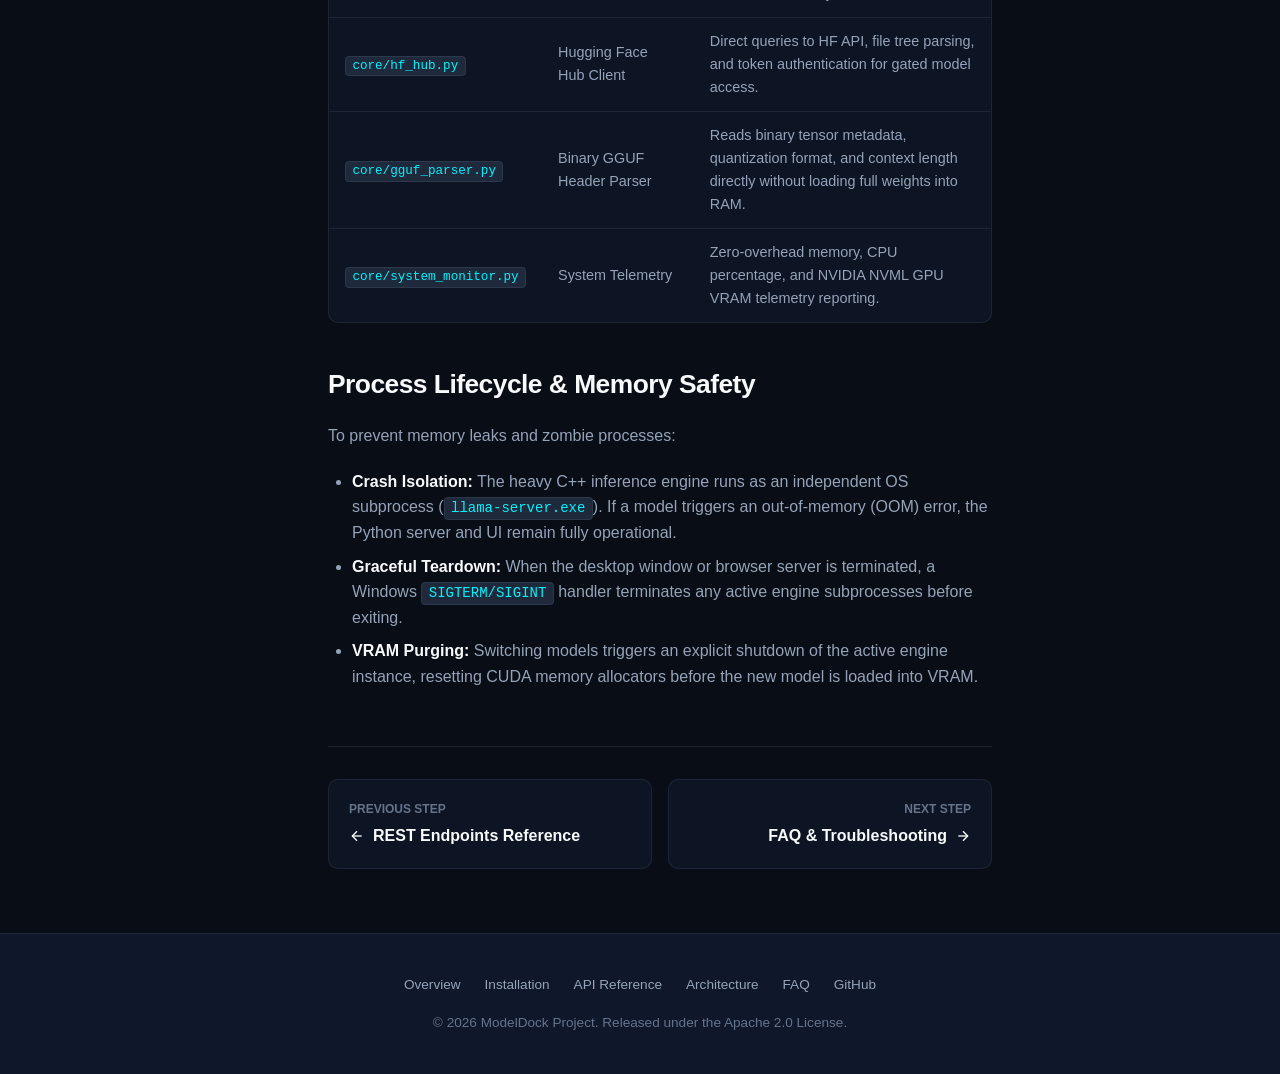
<file: architecture.html>
<!DOCTYPE html>
<html lang="en" data-theme="dark">
<head>
  <meta charset="UTF-8">
  <meta name="viewport" content="width=device-width, initial-scale=1.0">
  <title>Architecture & System Design | ModelDock Documentation</title>
  <meta name="description" content="Technical architecture, directory structure, async execution loops, and standalone engine lifecycle in ModelDock.">
  <link rel="icon" type="image/svg+xml" href="./assets/images/logo.svg">
  <link rel="stylesheet" href="./css/main.css">
  <link rel="stylesheet" href="./css/prism.css">
</head>
<body>

  <!-- Top Header Navigation -->
  <header class="top-header">
    <div class="brand-wrapper">
      <button id="menu-toggle" class="icon-btn menu-toggle" aria-label="Toggle navigation menu">
        <svg width="20" height="20" viewBox="0 0 24 24" fill="none" stroke="currentColor" stroke-width="2">
          <line x1="3" y1="12" x2="21" y2="12"></line>
          <line x1="3" y1="6" x2="21" y2="6"></line>
          <line x1="3" y1="18" x2="21" y2="18"></line>
        </svg>
      </button>
      <a href="./index.html" style="display:flex;align-items:center;gap:0.75rem;text-decoration:none;">
        <img src="./assets/images/logo.svg" alt="ModelDock Logo" class="brand-logo">
        <span class="brand-title">ModelDock <span class="brand-badge">v1.0.0</span></span>
      </a>
    </div>

    <div class="header-center">
      <button class="search-trigger" aria-label="Search Documentation">
        <div class="search-trigger-content">
          <svg width="16" height="16" viewBox="0 0 24 24" fill="none" stroke="currentColor" stroke-width="2">
            <circle cx="11" cy="11" r="8"></circle>
            <line x1="21" y1="21" x2="16.65" y2="16.65"></line>
          </svg>
          <span>Search documentation...</span>
        </div>
        <kbd class="kbd-shortcut">Ctrl K</kbd>
      </button>
    </div>

    <div class="header-actions">
      <a href="./getting-started.html" class="nav-link">Get Started</a>
      <a href="./api-reference.html" class="nav-link">API</a>
      <button id="theme-toggle" class="icon-btn" title="Toggle color theme">
        <svg width="18" height="18" viewBox="0 0 24 24" fill="none" stroke="currentColor" stroke-width="2">
          <circle cx="12" cy="12" r="5"></circle>
          <line x1="12" y1="1" x2="12" y2="3"></line>
          <line x1="12" y1="21" x2="12" y2="23"></line>
          <line x1="4.22" y1="4.22" x2="5.64" y2="5.64"></line>
          <line x1="18.36" y1="18.36" x2="19.78" y2="19.78"></line>
          <line x1="1" y1="12" x2="3" y2="12"></line>
          <line x1="21" y1="12" x2="23" y2="12"></line>
          <line x1="4.22" y1="19.78" x2="5.64" y2="18.36"></line>
          <line x1="18.36" y1="5.64" x2="19.78" y2="4.22"></line>
        </svg>
      </button>
      <a href="https://github.com" target="_blank" rel="noopener noreferrer" class="icon-btn" title="GitHub Repository">
        <svg width="18" height="18" viewBox="0 0 24 24" fill="currentColor">
          <path d="M12 0C5.37 0 0 5.37 0 12c0 5.31 3.435 9.795 8.205 11.385.6.105.825-.255.825-.57 0-.285-.015-1.23-.015-2.235-3.015.555-3.795-.735-4.035-1.41-.135-.345-.72-1.41-1.23-1.695-.42-.225-1.02-.78-.015-.795.945-.015 1.62.87 1.845 1.23 1.08 1.815 2.805 1.305 3.495.99.105-.78.42-1.305.765-1.605-2.67-.3-5.46-1.335-5.46-5.925 0-1.305.465-2.385 1.23-3.225-.12-.3-.54-1.53.12-3.18 0 0 1.005-.315 3.3 1.23.96-.27 1.98-.405 3-.405s2.04.135 3 .405c2.295-1.56 3.3-1.23 3.3-1.23.66 1.65.24 2.88.12 3.18.765.84 1.23 1.905 1.23 3.225 0 4.605-2.805 5.625-5.475 5.925.435.375.81 1.095.81 2.22 0 1.605-.015 2.895-.015 3.3 0 .315.225.69.825.57A12.02 12.02 0 0024 12c0-6.63-5.37-12-12-12z"/>
        </svg>
      </a>
    </div>
  </header>

  <div id="sidebar-backdrop" class="sidebar-backdrop"></div>

  <!-- Documentation Layout -->
  <div class="doc-container">
    
    <!-- Left Navigation Sidebar -->
    <aside id="sidebar" class="sidebar">
      <div class="sidebar-group">
        <div class="sidebar-heading">Getting Started</div>
        <ul class="sidebar-list">
          <li class="sidebar-item"><a href="./index.html" class="sidebar-link">Overview & Intro</a></li>
          <li class="sidebar-item"><a href="./getting-started.html" class="sidebar-link">Quick Start & Install</a></li>
          <li class="sidebar-item"><a href="./features.html" class="sidebar-link">Core Features</a></li>
        </ul>
      </div>

      <div class="sidebar-group">
        <div class="sidebar-heading">Model Engine & Hub</div>
        <ul class="sidebar-list">
          <li class="sidebar-item"><a href="./model-hub.html" class="sidebar-link">Model Hub & Downloads</a></li>
          <li class="sidebar-item"><a href="./hardware-acceleration.html" class="sidebar-link">Hardware Acceleration</a></li>
        </ul>
      </div>

      <div class="sidebar-group">
        <div class="sidebar-heading">Developer API</div>
        <ul class="sidebar-list">
          <li class="sidebar-item"><a href="./api-reference.html" class="sidebar-link">OpenAI Local API (/v1)</a></li>
          <li class="sidebar-item"><a href="./rest-endpoints.html" class="sidebar-link">REST Endpoints Reference</a></li>
        </ul>
      </div>

      <div class="sidebar-group">
        <div class="sidebar-heading">Architecture & Support</div>
        <ul class="sidebar-list">
          <li class="sidebar-item"><a href="./architecture.html" class="sidebar-link active">Architecture & Design</a></li>
          <li class="sidebar-item"><a href="./faq.html" class="sidebar-link">FAQ & Troubleshooting</a></li>
        </ul>
      </div>
    </aside>

    <!-- Main Content -->
    <main class="doc-content">
      <div class="doc-breadcrumbs">
        <a href="./index.html">Docs</a>
        <span>/</span>
        <span>Architecture & Design</span>
      </div>

      <h1 class="doc-title">Architecture & System Design</h1>
      <p class="doc-lead">
        A deep architectural breakdown of ModelDock's asynchronous micro-backend, standalone llama.cpp process supervisor, and native Windows WebView2 container.
      </p>

      <!-- System Architecture Overview -->
      <h2 id="overview">System Architecture</h2>
      <p>
        ModelDock is partitioned into decoupled layers to maintain responsiveness, low resource utilization, and crash isolation:
      </p>

      <div class="code-block-wrapper">
        <div class="code-header">
          <span>Component Diagram (ASCII)</span>
        </div>
        <pre><code class="language-text">+---------------------------------------------------------------+
|               Native Edge WebView2 Desktop Shell              |
|        (desktop_app.py / Win32 AppWindow / ~35 MB RAM)        |
+-------------------------------+-------------------------------+
                                | HTTP & WebSocket (localhost)
                                v
+---------------------------------------------------------------+
|                   FastAPI Async Server (run.py)               |
|   OpenAI /v1 API  |  System Telemetry  |  Streaming SSE Hub   |
+---------------+---------------+---------------+---------------+
                |               |               |
                v               v               v
+---------------+--+  +---------+----+  +-------+---------------+
| Download Manager |  | GGUF Parser  |  | Engine Supervisor     |
| (HTTP Range      |  | (Metadata    |  | (core/engine_manager) |
|  Chunk Streams)  |  |  Inspector)  |  |                       |
+------------------+  +--------------+  +-------+---------------+
                                                |
                                                v Process Spawn
                                        +-------+---------------+
                                        | Standalone llama.cpp  |
                                        | (bin/llama-server.exe)|
                                        |   CUDA / AVX2 Engine  |
                                        +-----------------------+</code></pre>
      </div>

      <!-- Core Modules Breakdown -->
      <h2 id="modules">Core Subsystems</h2>

      <div class="table-wrapper">
        <table>
          <thead>
            <tr>
              <th>Module File</th>
              <th>Responsibility</th>
              <th>Key Implementation Detail</th>
            </tr>
          </thead>
          <tbody>
            <tr>
              <td><code>run.py</code></td>
              <td>FastAPI Core App & Routes</td>
              <td>Non-blocking ASGI event loop, CORS middleware, and OpenAI <code>/v1</code> proxy routes.</td>
            </tr>
            <tr>
              <td><code>desktop_app.py</code></td>
              <td>Edge WebView2 Shell</td>
              <td>Spawns the local webview with native window handles, custom icon, and graceful shutdown signal handlers.</td>
            </tr>
            <tr>
              <td><code>core/engine_manager.py</code></td>
              <td>Process Controller</td>
              <td>Manages the lifecycle of <code>bin/llama-server.exe</code>, monitors port health, and frees VRAM on unload.</td>
            </tr>
            <tr>
              <td><code>core/downloader.py</code></td>
              <td>Chunked Downloader</td>
              <td>Performs byte-range requests with pause/resume support, SHA256 integrity verification, and layered chunks.</td>
            </tr>
            <tr>
              <td><code>core/hf_hub.py</code></td>
              <td>Hugging Face Hub Client</td>
              <td>Direct queries to HF API, file tree parsing, and token authentication for gated model access.</td>
            </tr>
            <tr>
              <td><code>core/gguf_parser.py</code></td>
              <td>Binary GGUF Header Parser</td>
              <td>Reads binary tensor metadata, quantization format, and context length directly without loading full weights into RAM.</td>
            </tr>
            <tr>
              <td><code>core/system_monitor.py</code></td>
              <td>System Telemetry</td>
              <td>Zero-overhead memory, CPU percentage, and NVIDIA NVML GPU VRAM telemetry reporting.</td>
            </tr>
          </tbody>
        </table>
      </div>

      <!-- Concurrency & Process Lifecycle -->
      <h2 id="lifecycle">Process Lifecycle & Memory Safety</h2>
      <p>
        To prevent memory leaks and zombie processes:
      </p>
      <ul>
        <li><strong>Crash Isolation:</strong> The heavy C++ inference engine runs as an independent OS subprocess (<code>llama-server.exe</code>). If a model triggers an out-of-memory (OOM) error, the Python server and UI remain fully operational.</li>
        <li><strong>Graceful Teardown:</strong> When the desktop window or browser server is terminated, a Windows <code>SIGTERM/SIGINT</code> handler terminates any active engine subprocesses before exiting.</li>
        <li><strong>VRAM Purging:</strong> Switching models triggers an explicit shutdown of the active engine instance, resetting CUDA memory allocators before the new model is loaded into VRAM.</li>
      </ul>

      <!-- Pagination Navigation -->
      <div class="page-nav-wrapper">
        <a href="./rest-endpoints.html" class="page-nav-card prev">
          <span class="page-nav-label">Previous Step</span>
          <span class="page-nav-title">
            <svg width="16" height="16" viewBox="0 0 24 24" fill="none" stroke="currentColor" stroke-width="2">
              <line x1="19" y1="12" x2="5" y2="12"></line>
              <polyline points="12 19 5 12 12 5"></polyline>
            </svg>
            REST Endpoints Reference
          </span>
        </a>
        <a href="./faq.html" class="page-nav-card next">
          <span class="page-nav-label">Next Step</span>
          <span class="page-nav-title">
            FAQ & Troubleshooting
            <svg width="16" height="16" viewBox="0 0 24 24" fill="none" stroke="currentColor" stroke-width="2">
              <line x1="5" y1="12" x2="19" y2="12"></line>
              <polyline points="12 5 19 12 12 19"></polyline>
            </svg>
          </span>
        </a>
      </div>

    </main>

    <!-- Right Table of Contents -->
    <aside class="toc-wrapper">
      <div class="toc-title">On This Page</div>
      <ul class="toc-list">
        <li class="toc-item"><a href="#overview" class="toc-link">System Architecture</a></li>
        <li class="toc-item"><a href="#modules" class="toc-link">Core Subsystems</a></li>
        <li class="toc-item"><a href="#lifecycle" class="toc-link">Process Lifecycle</a></li>
      </ul>
    </aside>

  </div>

  <!-- Footer -->
  <footer class="footer">
    <div class="footer-links">
      <a href="./index.html">Overview</a>
      <a href="./getting-started.html">Installation</a>
      <a href="./api-reference.html">API Reference</a>
      <a href="./architecture.html">Architecture</a>
      <a href="./faq.html">FAQ</a>
      <a href="https://github.com" target="_blank" rel="noopener noreferrer">GitHub</a>
    </div>
    <p>© 2026 ModelDock Project. Released under the Apache 2.0 License.</p>
  </footer>

  <script src="./js/main.js"></script>
  <script src="./js/search.js"></script>
</body>
</html>
</file>
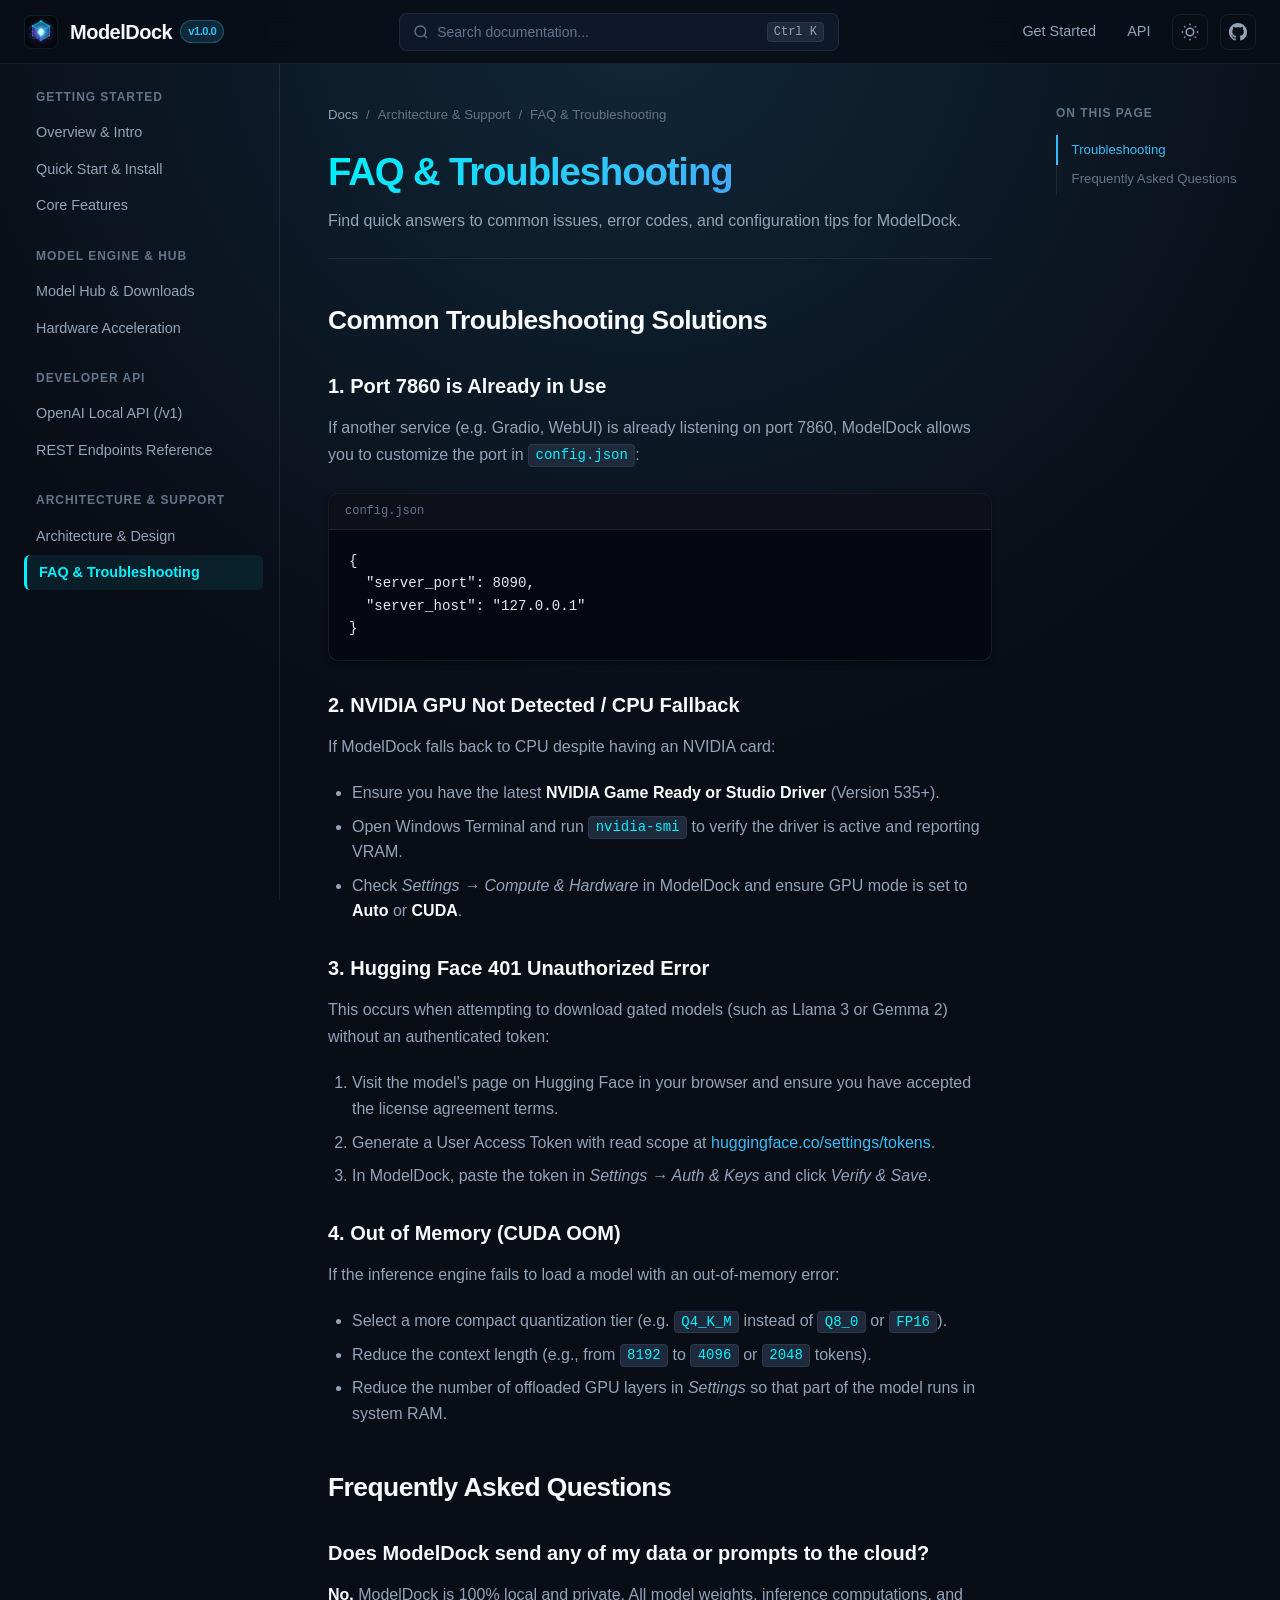
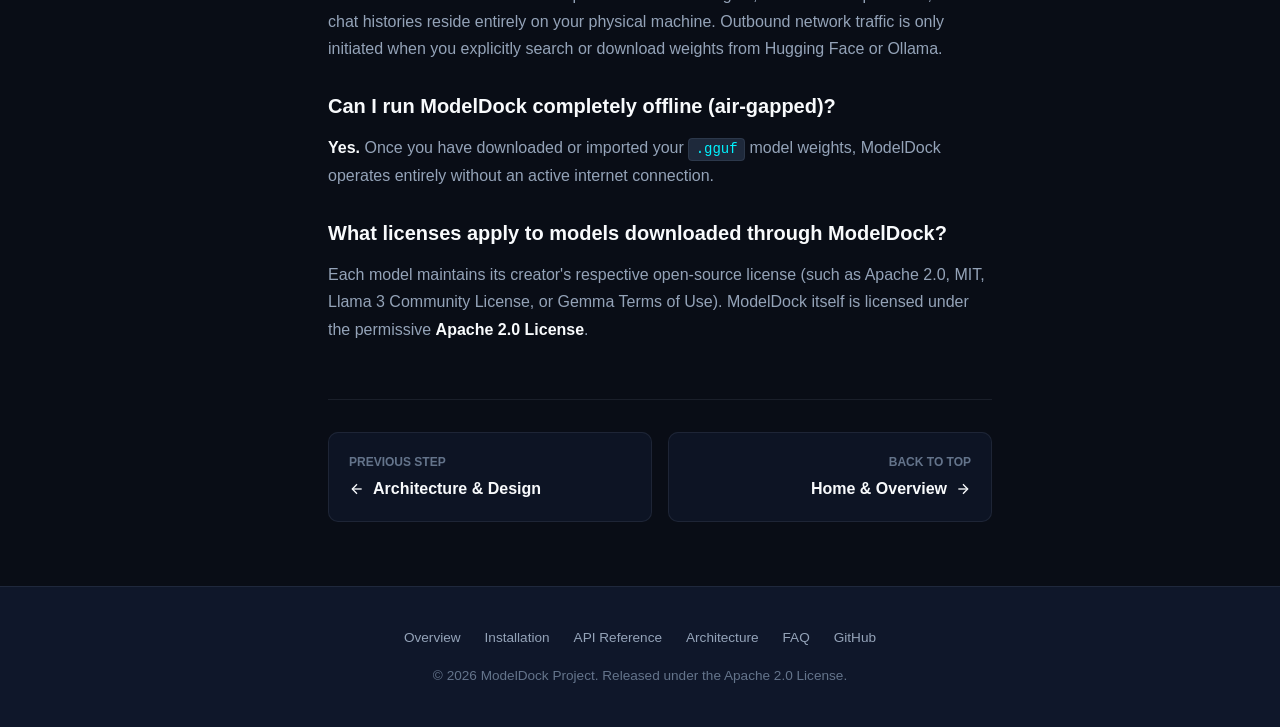
<file: faq.html>
<!DOCTYPE html>
<html lang="en" data-theme="dark">
<head>
  <meta charset="UTF-8">
  <meta name="viewport" content="width=device-width, initial-scale=1.0">
  <title>FAQ & Troubleshooting | ModelDock Documentation</title>
  <meta name="description" content="Common troubleshooting solutions and frequently asked questions for ModelDock on Windows.">
  <link rel="icon" type="image/svg+xml" href="./assets/images/logo.svg">
  <link rel="stylesheet" href="./css/main.css">
  <link rel="stylesheet" href="./css/prism.css">
</head>
<body>

  <!-- Top Header Navigation -->
  <header class="top-header">
    <div class="brand-wrapper">
      <button id="menu-toggle" class="icon-btn menu-toggle" aria-label="Toggle navigation menu">
        <svg width="20" height="20" viewBox="0 0 24 24" fill="none" stroke="currentColor" stroke-width="2">
          <line x1="3" y1="12" x2="21" y2="12"></line>
          <line x1="3" y1="6" x2="21" y2="6"></line>
          <line x1="3" y1="18" x2="21" y2="18"></line>
        </svg>
      </button>
      <a href="./index.html" style="display:flex;align-items:center;gap:0.75rem;text-decoration:none;">
        <img src="./assets/images/logo.svg" alt="ModelDock Logo" class="brand-logo">
        <span class="brand-title">ModelDock <span class="brand-badge">v1.0.0</span></span>
      </a>
    </div>

    <div class="header-center">
      <button class="search-trigger" aria-label="Search Documentation">
        <div class="search-trigger-content">
          <svg width="16" height="16" viewBox="0 0 24 24" fill="none" stroke="currentColor" stroke-width="2">
            <circle cx="11" cy="11" r="8"></circle>
            <line x1="21" y1="21" x2="16.65" y2="16.65"></line>
          </svg>
          <span>Search documentation...</span>
        </div>
        <kbd class="kbd-shortcut">Ctrl K</kbd>
      </button>
    </div>

    <div class="header-actions">
      <a href="./getting-started.html" class="nav-link">Get Started</a>
      <a href="./api-reference.html" class="nav-link">API</a>
      <button id="theme-toggle" class="icon-btn" title="Toggle color theme">
        <svg width="18" height="18" viewBox="0 0 24 24" fill="none" stroke="currentColor" stroke-width="2">
          <circle cx="12" cy="12" r="5"></circle>
          <line x1="12" y1="1" x2="12" y2="3"></line>
          <line x1="12" y1="21" x2="12" y2="23"></line>
          <line x1="4.22" y1="4.22" x2="5.64" y2="5.64"></line>
          <line x1="18.36" y1="18.36" x2="19.78" y2="19.78"></line>
          <line x1="1" y1="12" x2="3" y2="12"></line>
          <line x1="21" y1="12" x2="23" y2="12"></line>
          <line x1="4.22" y1="19.78" x2="5.64" y2="18.36"></line>
          <line x1="18.36" y1="5.64" x2="19.78" y2="4.22"></line>
        </svg>
      </button>
      <a href="https://github.com" target="_blank" rel="noopener noreferrer" class="icon-btn" title="GitHub Repository">
        <svg width="18" height="18" viewBox="0 0 24 24" fill="currentColor">
          <path d="M12 0C5.37 0 0 5.37 0 12c0 5.31 3.435 9.795 8.205 11.385.6.105.825-.255.825-.57 0-.285-.015-1.23-.015-2.235-3.015.555-3.795-.735-4.035-1.41-.135-.345-.72-1.41-1.23-1.695-.42-.225-1.02-.78-.015-.795.945-.015 1.62.87 1.845 1.23 1.08 1.815 2.805 1.305 3.495.99.105-.78.42-1.305.765-1.605-2.67-.3-5.46-1.335-5.46-5.925 0-1.305.465-2.385 1.23-3.225-.12-.3-.54-1.53.12-3.18 0 0 1.005-.315 3.3 1.23.96-.27 1.98-.405 3-.405s2.04.135 3 .405c2.295-1.56 3.3-1.23 3.3-1.23.66 1.65.24 2.88.12 3.18.765.84 1.23 1.905 1.23 3.225 0 4.605-2.805 5.625-5.475 5.925.435.375.81 1.095.81 2.22 0 1.605-.015 2.895-.015 3.3 0 .315.225.69.825.57A12.02 12.02 0 0024 12c0-6.63-5.37-12-12-12z"/>
        </svg>
      </a>
    </div>
  </header>

  <div id="sidebar-backdrop" class="sidebar-backdrop"></div>

  <!-- Documentation Layout -->
  <div class="doc-container">
    
    <!-- Left Navigation Sidebar -->
    <aside id="sidebar" class="sidebar">
      <div class="sidebar-group">
        <div class="sidebar-heading">Getting Started</div>
        <ul class="sidebar-list">
          <li class="sidebar-item"><a href="./index.html" class="sidebar-link">Overview & Intro</a></li>
          <li class="sidebar-item"><a href="./getting-started.html" class="sidebar-link">Quick Start & Install</a></li>
          <li class="sidebar-item"><a href="./features.html" class="sidebar-link">Core Features</a></li>
        </ul>
      </div>

      <div class="sidebar-group">
        <div class="sidebar-heading">Model Engine & Hub</div>
        <ul class="sidebar-list">
          <li class="sidebar-item"><a href="./model-hub.html" class="sidebar-link">Model Hub & Downloads</a></li>
          <li class="sidebar-item"><a href="./hardware-acceleration.html" class="sidebar-link">Hardware Acceleration</a></li>
        </ul>
      </div>

      <div class="sidebar-group">
        <div class="sidebar-heading">Developer API</div>
        <ul class="sidebar-list">
          <li class="sidebar-item"><a href="./api-reference.html" class="sidebar-link">OpenAI Local API (/v1)</a></li>
          <li class="sidebar-item"><a href="./rest-endpoints.html" class="sidebar-link">REST Endpoints Reference</a></li>
        </ul>
      </div>

      <div class="sidebar-group">
        <div class="sidebar-heading">Architecture & Support</div>
        <ul class="sidebar-list">
          <li class="sidebar-item"><a href="./architecture.html" class="sidebar-link">Architecture & Design</a></li>
          <li class="sidebar-item"><a href="./faq.html" class="sidebar-link active">FAQ & Troubleshooting</a></li>
        </ul>
      </div>
    </aside>

    <!-- Main Content -->
    <main class="doc-content">
      <div class="doc-breadcrumbs">
        <a href="./index.html">Docs</a>
        <span>/</span>
        <span>Architecture & Support</span>
        <span>/</span>
        <span>FAQ & Troubleshooting</span>
      </div>

      <h1 class="doc-title">FAQ & Troubleshooting</h1>
      <p class="doc-lead">
        Find quick answers to common issues, error codes, and configuration tips for ModelDock.
      </p>

      <!-- Troubleshooting Section -->
      <h2 id="troubleshooting">Common Troubleshooting Solutions</h2>

      <h3>1. Port 7860 is Already in Use</h3>
      <p>
        If another service (e.g. Gradio, WebUI) is already listening on port 7860, ModelDock allows you to customize the port in <code>config.json</code>:
      </p>

      <div class="code-block-wrapper">
        <div class="code-header">
          <span>config.json</span>
        </div>
        <pre><code class="language-json">{
  "server_port": 8090,
  "server_host": "127.0.0.1"
}</code></pre>
      </div>

      <h3>2. NVIDIA GPU Not Detected / CPU Fallback</h3>
      <p>
        If ModelDock falls back to CPU despite having an NVIDIA card:
      </p>
      <ul>
        <li>Ensure you have the latest <strong>NVIDIA Game Ready or Studio Driver</strong> (Version 535+).</li>
        <li>Open Windows Terminal and run <code>nvidia-smi</code> to verify the driver is active and reporting VRAM.</li>
        <li>Check <em>Settings &rarr; Compute & Hardware</em> in ModelDock and ensure GPU mode is set to <strong>Auto</strong> or <strong>CUDA</strong>.</li>
      </ul>

      <h3>3. Hugging Face 401 Unauthorized Error</h3>
      <p>
        This occurs when attempting to download gated models (such as Llama 3 or Gemma 2) without an authenticated token:
      </p>
      <ol>
        <li>Visit the model's page on Hugging Face in your browser and ensure you have accepted the license agreement terms.</li>
        <li>Generate a User Access Token with read scope at <a href="https://huggingface.co/settings/tokens" target="_blank" rel="noopener noreferrer">huggingface.co/settings/tokens</a>.</li>
        <li>In ModelDock, paste the token in <em>Settings &rarr; Auth & Keys</em> and click <em>Verify & Save</em>.</li>
      </ol>

      <h3>4. Out of Memory (CUDA OOM)</h3>
      <p>
        If the inference engine fails to load a model with an out-of-memory error:
      </p>
      <ul>
        <li>Select a more compact quantization tier (e.g. <code>Q4_K_M</code> instead of <code>Q8_0</code> or <code>FP16</code>).</li>
        <li>Reduce the context length (e.g., from <code>8192</code> to <code>4096</code> or <code>2048</code> tokens).</li>
        <li>Reduce the number of offloaded GPU layers in <em>Settings</em> so that part of the model runs in system RAM.</li>
      </ul>

      <!-- Frequently Asked Questions -->
      <h2 id="faq">Frequently Asked Questions</h2>

      <h3>Does ModelDock send any of my data or prompts to the cloud?</h3>
      <p>
        <strong>No.</strong> ModelDock is 100% local and private. All model weights, inference computations, and chat histories reside entirely on your physical machine. Outbound network traffic is only initiated when you explicitly search or download weights from Hugging Face or Ollama.
      </p>

      <h3>Can I run ModelDock completely offline (air-gapped)?</h3>
      <p>
        <strong>Yes.</strong> Once you have downloaded or imported your <code>.gguf</code> model weights, ModelDock operates entirely without an active internet connection.
      </p>

      <h3>What licenses apply to models downloaded through ModelDock?</h3>
      <p>
        Each model maintains its creator's respective open-source license (such as Apache 2.0, MIT, Llama 3 Community License, or Gemma Terms of Use). ModelDock itself is licensed under the permissive <strong>Apache 2.0 License</strong>.
      </p>

      <!-- Pagination Navigation -->
      <div class="page-nav-wrapper">
        <a href="./architecture.html" class="page-nav-card prev">
          <span class="page-nav-label">Previous Step</span>
          <span class="page-nav-title">
            <svg width="16" height="16" viewBox="0 0 24 24" fill="none" stroke="currentColor" stroke-width="2">
              <line x1="19" y1="12" x2="5" y2="12"></line>
              <polyline points="12 19 5 12 12 5"></polyline>
            </svg>
            Architecture & Design
          </span>
        </a>
        <a href="./index.html" class="page-nav-card next">
          <span class="page-nav-label">Back to Top</span>
          <span class="page-nav-title">
            Home & Overview
            <svg width="16" height="16" viewBox="0 0 24 24" fill="none" stroke="currentColor" stroke-width="2">
              <line x1="5" y1="12" x2="19" y2="12"></line>
              <polyline points="12 5 19 12 12 19"></polyline>
            </svg>
          </span>
        </a>
      </div>

    </main>

    <!-- Right Table of Contents -->
    <aside class="toc-wrapper">
      <div class="toc-title">On This Page</div>
      <ul class="toc-list">
        <li class="toc-item"><a href="#troubleshooting" class="toc-link">Troubleshooting</a></li>
        <li class="toc-item"><a href="#faq" class="toc-link">Frequently Asked Questions</a></li>
      </ul>
    </aside>

  </div>

  <!-- Footer -->
  <footer class="footer">
    <div class="footer-links">
      <a href="./index.html">Overview</a>
      <a href="./getting-started.html">Installation</a>
      <a href="./api-reference.html">API Reference</a>
      <a href="./architecture.html">Architecture</a>
      <a href="./faq.html">FAQ</a>
      <a href="https://github.com" target="_blank" rel="noopener noreferrer">GitHub</a>
    </div>
    <p>© 2026 ModelDock Project. Released under the Apache 2.0 License.</p>
  </footer>

  <script src="./js/main.js"></script>
  <script src="./js/search.js"></script>
</body>
</html>
</file>
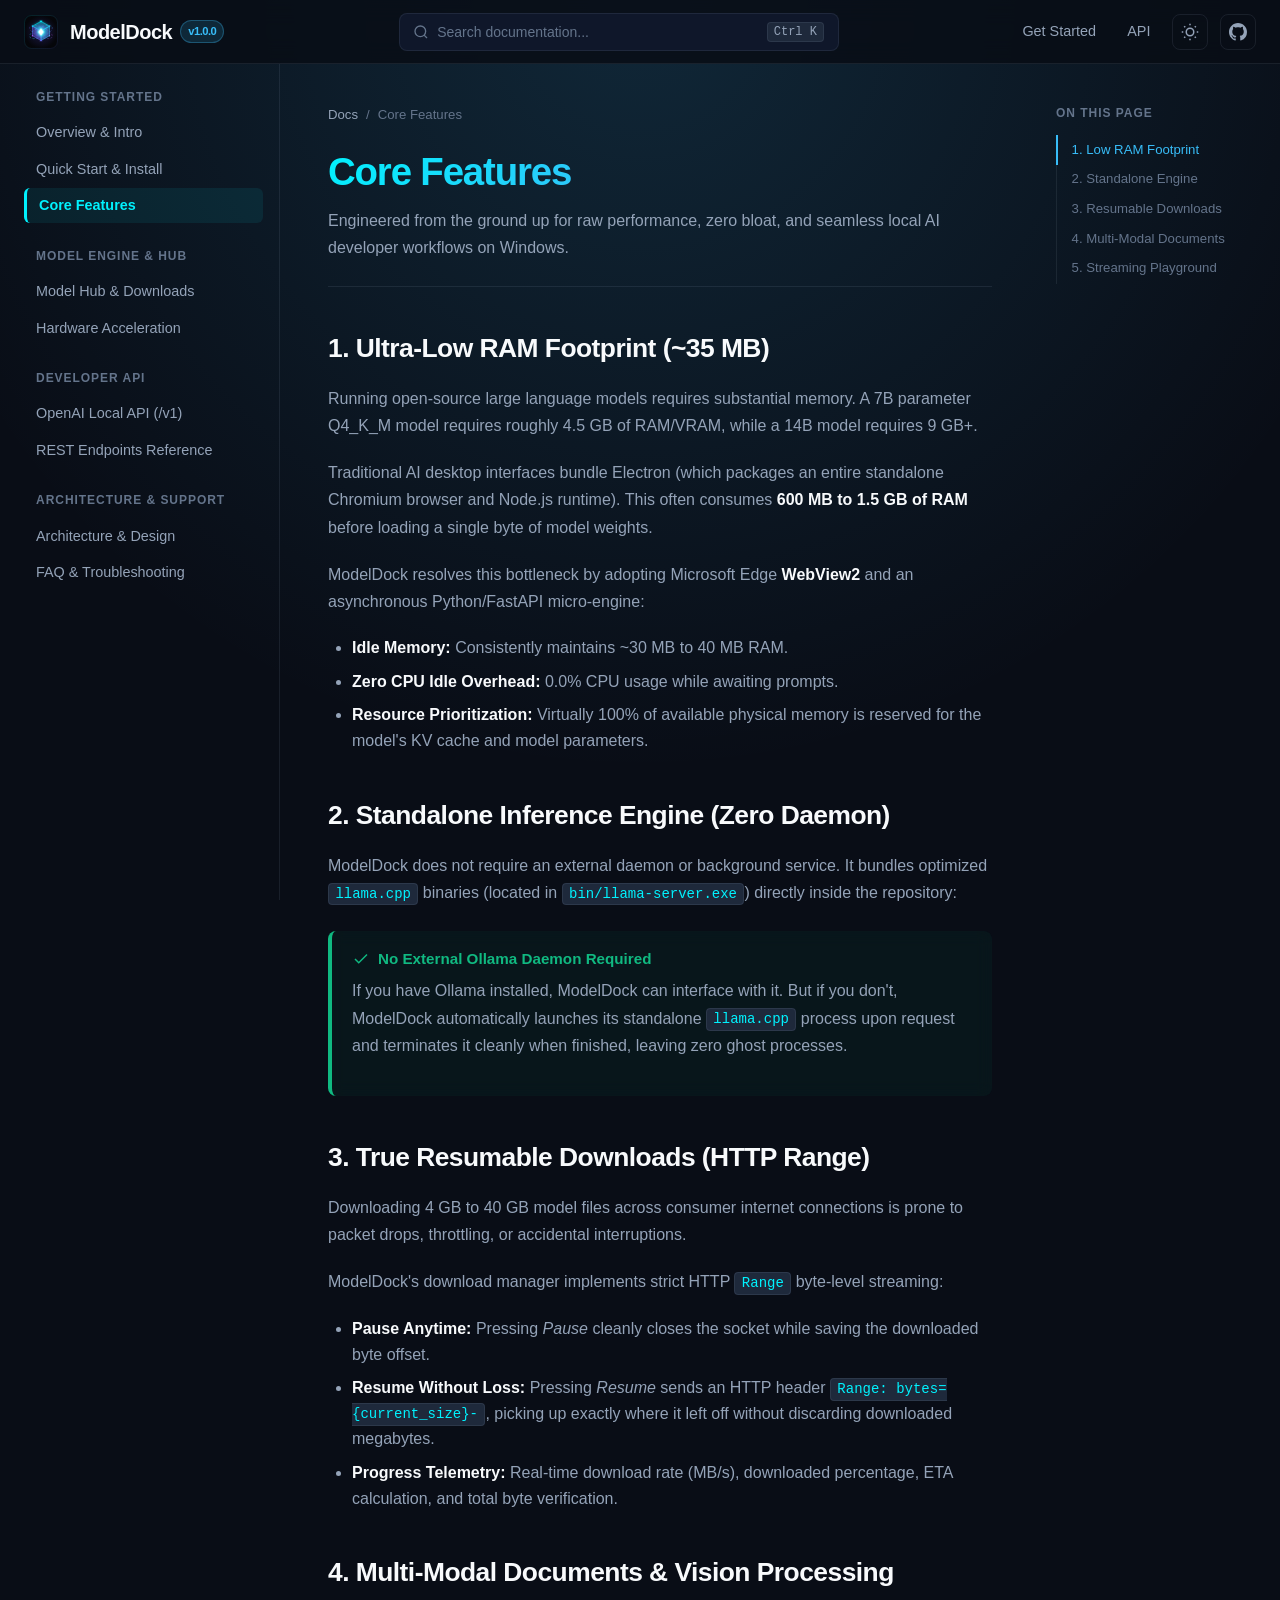
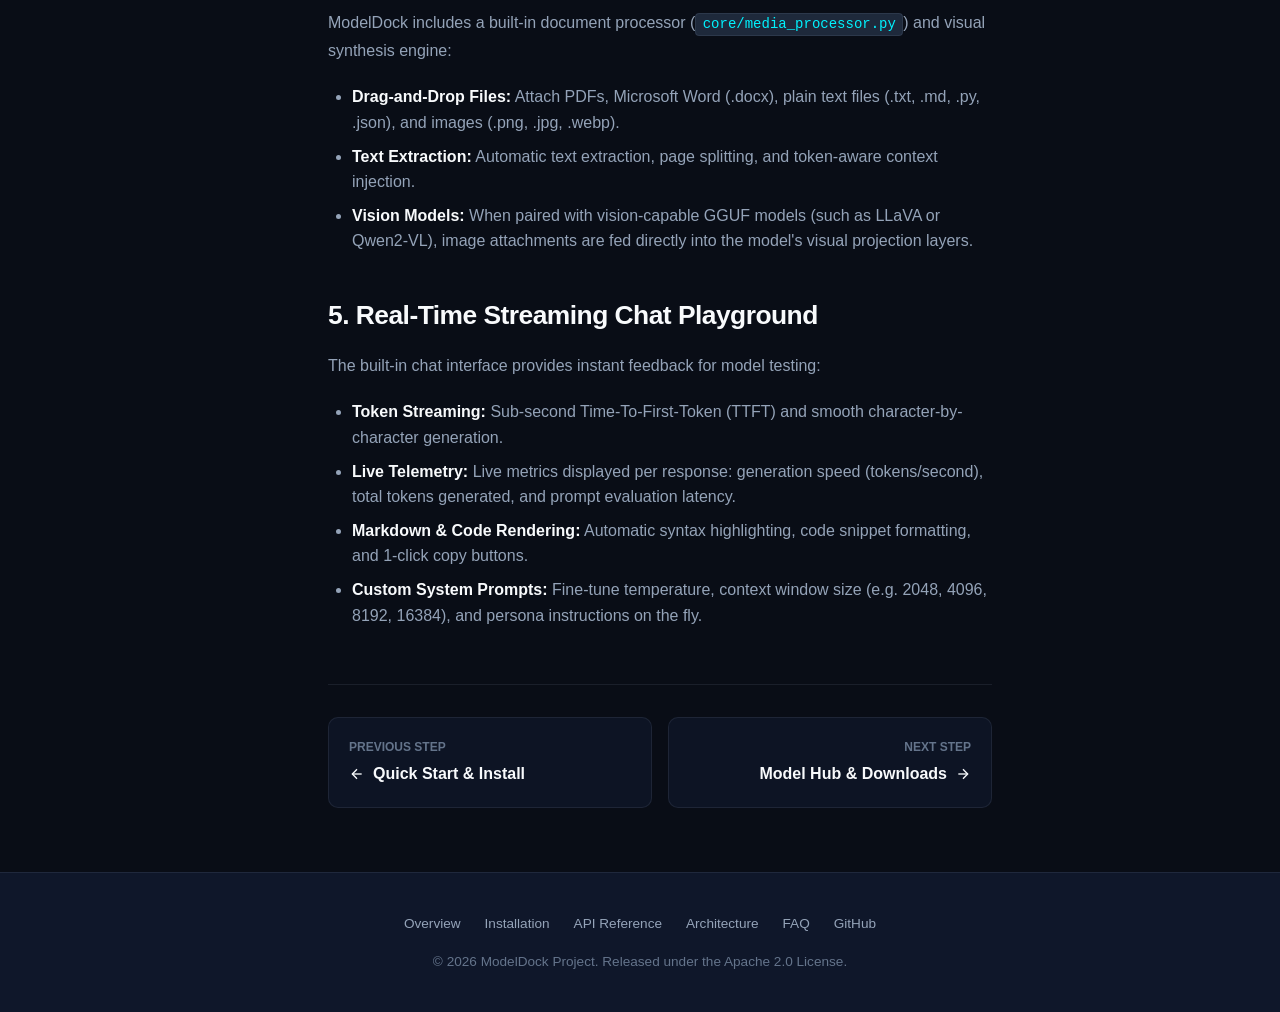
<file: features.html>
<!DOCTYPE html>
<html lang="en" data-theme="dark">
<head>
  <meta charset="UTF-8">
  <meta name="viewport" content="width=device-width, initial-scale=1.0">
  <title>Core Features | ModelDock Documentation</title>
  <meta name="description" content="Explore ModelDock's core features: ~35MB RAM footprint, zero-daemon llama.cpp engine, resumable downloads, and multi-modal attachments.">
  <link rel="icon" type="image/svg+xml" href="./assets/images/logo.svg">
  <link rel="stylesheet" href="./css/main.css">
  <link rel="stylesheet" href="./css/prism.css">
</head>
<body>

  <!-- Top Header Navigation -->
  <header class="top-header">
    <div class="brand-wrapper">
      <button id="menu-toggle" class="icon-btn menu-toggle" aria-label="Toggle navigation menu">
        <svg width="20" height="20" viewBox="0 0 24 24" fill="none" stroke="currentColor" stroke-width="2">
          <line x1="3" y1="12" x2="21" y2="12"></line>
          <line x1="3" y1="6" x2="21" y2="6"></line>
          <line x1="3" y1="18" x2="21" y2="18"></line>
        </svg>
      </button>
      <a href="./index.html" style="display:flex;align-items:center;gap:0.75rem;text-decoration:none;">
        <img src="./assets/images/logo.svg" alt="ModelDock Logo" class="brand-logo">
        <span class="brand-title">ModelDock <span class="brand-badge">v1.0.0</span></span>
      </a>
    </div>

    <div class="header-center">
      <button class="search-trigger" aria-label="Search Documentation">
        <div class="search-trigger-content">
          <svg width="16" height="16" viewBox="0 0 24 24" fill="none" stroke="currentColor" stroke-width="2">
            <circle cx="11" cy="11" r="8"></circle>
            <line x1="21" y1="21" x2="16.65" y2="16.65"></line>
          </svg>
          <span>Search documentation...</span>
        </div>
        <kbd class="kbd-shortcut">Ctrl K</kbd>
      </button>
    </div>

    <div class="header-actions">
      <a href="./getting-started.html" class="nav-link">Get Started</a>
      <a href="./api-reference.html" class="nav-link">API</a>
      <button id="theme-toggle" class="icon-btn" title="Toggle color theme">
        <svg width="18" height="18" viewBox="0 0 24 24" fill="none" stroke="currentColor" stroke-width="2">
          <circle cx="12" cy="12" r="5"></circle>
          <line x1="12" y1="1" x2="12" y2="3"></line>
          <line x1="12" y1="21" x2="12" y2="23"></line>
          <line x1="4.22" y1="4.22" x2="5.64" y2="5.64"></line>
          <line x1="18.36" y1="18.36" x2="19.78" y2="19.78"></line>
          <line x1="1" y1="12" x2="3" y2="12"></line>
          <line x1="21" y1="12" x2="23" y2="12"></line>
          <line x1="4.22" y1="19.78" x2="5.64" y2="18.36"></line>
          <line x1="18.36" y1="5.64" x2="19.78" y2="4.22"></line>
        </svg>
      </button>
      <a href="https://github.com" target="_blank" rel="noopener noreferrer" class="icon-btn" title="GitHub Repository">
        <svg width="18" height="18" viewBox="0 0 24 24" fill="currentColor">
          <path d="M12 0C5.37 0 0 5.37 0 12c0 5.31 3.435 9.795 8.205 11.385.6.105.825-.255.825-.57 0-.285-.015-1.23-.015-2.235-3.015.555-3.795-.735-4.035-1.41-.135-.345-.72-1.41-1.23-1.695-.42-.225-1.02-.78-.015-.795.945-.015 1.62.87 1.845 1.23 1.08 1.815 2.805 1.305 3.495.99.105-.78.42-1.305.765-1.605-2.67-.3-5.46-1.335-5.46-5.925 0-1.305.465-2.385 1.23-3.225-.12-.3-.54-1.53.12-3.18 0 0 1.005-.315 3.3 1.23.96-.27 1.98-.405 3-.405s2.04.135 3 .405c2.295-1.56 3.3-1.23 3.3-1.23.66 1.65.24 2.88.12 3.18.765.84 1.23 1.905 1.23 3.225 0 4.605-2.805 5.625-5.475 5.925.435.375.81 1.095.81 2.22 0 1.605-.015 2.895-.015 3.3 0 .315.225.69.825.57A12.02 12.02 0 0024 12c0-6.63-5.37-12-12-12z"/>
        </svg>
      </a>
    </div>
  </header>

  <div id="sidebar-backdrop" class="sidebar-backdrop"></div>

  <!-- Documentation Layout -->
  <div class="doc-container">
    
    <!-- Left Navigation Sidebar -->
    <aside id="sidebar" class="sidebar">
      <div class="sidebar-group">
        <div class="sidebar-heading">Getting Started</div>
        <ul class="sidebar-list">
          <li class="sidebar-item"><a href="./index.html" class="sidebar-link">Overview & Intro</a></li>
          <li class="sidebar-item"><a href="./getting-started.html" class="sidebar-link">Quick Start & Install</a></li>
          <li class="sidebar-item"><a href="./features.html" class="sidebar-link active">Core Features</a></li>
        </ul>
      </div>

      <div class="sidebar-group">
        <div class="sidebar-heading">Model Engine & Hub</div>
        <ul class="sidebar-list">
          <li class="sidebar-item"><a href="./model-hub.html" class="sidebar-link">Model Hub & Downloads</a></li>
          <li class="sidebar-item"><a href="./hardware-acceleration.html" class="sidebar-link">Hardware Acceleration</a></li>
        </ul>
      </div>

      <div class="sidebar-group">
        <div class="sidebar-heading">Developer API</div>
        <ul class="sidebar-list">
          <li class="sidebar-item"><a href="./api-reference.html" class="sidebar-link">OpenAI Local API (/v1)</a></li>
          <li class="sidebar-item"><a href="./rest-endpoints.html" class="sidebar-link">REST Endpoints Reference</a></li>
        </ul>
      </div>

      <div class="sidebar-group">
        <div class="sidebar-heading">Architecture & Support</div>
        <ul class="sidebar-list">
          <li class="sidebar-item"><a href="./architecture.html" class="sidebar-link">Architecture & Design</a></li>
          <li class="sidebar-item"><a href="./faq.html" class="sidebar-link">FAQ & Troubleshooting</a></li>
        </ul>
      </div>
    </aside>

    <!-- Main Content -->
    <main class="doc-content">
      <div class="doc-breadcrumbs">
        <a href="./index.html">Docs</a>
        <span>/</span>
        <span>Core Features</span>
      </div>

      <h1 class="doc-title">Core Features</h1>
      <p class="doc-lead">
        Engineered from the ground up for raw performance, zero bloat, and seamless local AI developer workflows on Windows.
      </p>

      <!-- Low RAM Footprint -->
      <h2 id="low-ram">1. Ultra-Low RAM Footprint (~35 MB)</h2>
      <p>
        Running open-source large language models requires substantial memory. A 7B parameter Q4_K_M model requires roughly 4.5 GB of RAM/VRAM, while a 14B model requires 9 GB+.
      </p>
      <p>
        Traditional AI desktop interfaces bundle Electron (which packages an entire standalone Chromium browser and Node.js runtime). This often consumes <strong>600 MB to 1.5 GB of RAM</strong> before loading a single byte of model weights.
      </p>
      <p>
        ModelDock resolves this bottleneck by adopting Microsoft Edge <strong>WebView2</strong> and an asynchronous Python/FastAPI micro-engine:
      </p>
      <ul>
        <li><strong>Idle Memory:</strong> Consistently maintains ~30 MB to 40 MB RAM.</li>
        <li><strong>Zero CPU Idle Overhead:</strong> 0.0% CPU usage while awaiting prompts.</li>
        <li><strong>Resource Prioritization:</strong> Virtually 100% of available physical memory is reserved for the model's KV cache and model parameters.</li>
      </ul>

      <!-- Standalone Inference Engine -->
      <h2 id="zero-daemon">2. Standalone Inference Engine (Zero Daemon)</h2>
      <p>
        ModelDock does not require an external daemon or background service. It bundles optimized <code>llama.cpp</code> binaries (located in <code>bin/llama-server.exe</code>) directly inside the repository:
      </p>

      <div class="callout callout-success">
        <div class="callout-title">
          <svg width="18" height="18" viewBox="0 0 24 24" fill="none" stroke="currentColor" stroke-width="2">
            <polyline points="20 6 9 17 4 12"></polyline>
          </svg>
          No External Ollama Daemon Required
        </div>
        <p>If you have Ollama installed, ModelDock can interface with it. But if you don't, ModelDock automatically launches its standalone <code>llama.cpp</code> process upon request and terminates it cleanly when finished, leaving zero ghost processes.</p>
      </div>

      <!-- Resumable Downloads -->
      <h2 id="resumable-downloads">3. True Resumable Downloads (HTTP Range)</h2>
      <p>
        Downloading 4 GB to 40 GB model files across consumer internet connections is prone to packet drops, throttling, or accidental interruptions.
      </p>
      <p>
        ModelDock's download manager implements strict HTTP <code>Range</code> byte-level streaming:
      </p>
      <ul>
        <li><strong>Pause Anytime:</strong> Pressing <em>Pause</em> cleanly closes the socket while saving the downloaded byte offset.</li>
        <li><strong>Resume Without Loss:</strong> Pressing <em>Resume</em> sends an HTTP header <code>Range: bytes={current_size}-</code>, picking up exactly where it left off without discarding downloaded megabytes.</li>
        <li><strong>Progress Telemetry:</strong> Real-time download rate (MB/s), downloaded percentage, ETA calculation, and total byte verification.</li>
      </ul>

      <!-- Multi-Modal & Attachments -->
      <h2 id="attachments">4. Multi-Modal Documents & Vision Processing</h2>
      <p>
        ModelDock includes a built-in document processor (<code>core/media_processor.py</code>) and visual synthesis engine:
      </p>
      <ul>
        <li><strong>Drag-and-Drop Files:</strong> Attach PDFs, Microsoft Word (.docx), plain text files (.txt, .md, .py, .json), and images (.png, .jpg, .webp).</li>
        <li><strong>Text Extraction:</strong> Automatic text extraction, page splitting, and token-aware context injection.</li>
        <li><strong>Vision Models:</strong> When paired with vision-capable GGUF models (such as LLaVA or Qwen2-VL), image attachments are fed directly into the model's visual projection layers.</li>
      </ul>

      <!-- Real-Time Playground -->
      <h2 id="playground">5. Real-Time Streaming Chat Playground</h2>
      <p>
        The built-in chat interface provides instant feedback for model testing:
      </p>
      <ul>
        <li><strong>Token Streaming:</strong> Sub-second Time-To-First-Token (TTFT) and smooth character-by-character generation.</li>
        <li><strong>Live Telemetry:</strong> Live metrics displayed per response: generation speed (tokens/second), total tokens generated, and prompt evaluation latency.</li>
        <li><strong>Markdown & Code Rendering:</strong> Automatic syntax highlighting, code snippet formatting, and 1-click copy buttons.</li>
        <li><strong>Custom System Prompts:</strong> Fine-tune temperature, context window size (e.g. 2048, 4096, 8192, 16384), and persona instructions on the fly.</li>
      </ul>

      <!-- Pagination Navigation -->
      <div class="page-nav-wrapper">
        <a href="./getting-started.html" class="page-nav-card prev">
          <span class="page-nav-label">Previous Step</span>
          <span class="page-nav-title">
            <svg width="16" height="16" viewBox="0 0 24 24" fill="none" stroke="currentColor" stroke-width="2">
              <line x1="19" y1="12" x2="5" y2="12"></line>
              <polyline points="12 19 5 12 12 5"></polyline>
            </svg>
            Quick Start & Install
          </span>
        </a>
        <a href="./model-hub.html" class="page-nav-card next">
          <span class="page-nav-label">Next Step</span>
          <span class="page-nav-title">
            Model Hub & Downloads
            <svg width="16" height="16" viewBox="0 0 24 24" fill="none" stroke="currentColor" stroke-width="2">
              <line x1="5" y1="12" x2="19" y2="12"></line>
              <polyline points="12 5 19 12 12 19"></polyline>
            </svg>
          </span>
        </a>
      </div>

    </main>

    <!-- Right Table of Contents -->
    <aside class="toc-wrapper">
      <div class="toc-title">On This Page</div>
      <ul class="toc-list">
        <li class="toc-item"><a href="#low-ram" class="toc-link">1. Low RAM Footprint</a></li>
        <li class="toc-item"><a href="#zero-daemon" class="toc-link">2. Standalone Engine</a></li>
        <li class="toc-item"><a href="#resumable-downloads" class="toc-link">3. Resumable Downloads</a></li>
        <li class="toc-item"><a href="#attachments" class="toc-link">4. Multi-Modal Documents</a></li>
        <li class="toc-item"><a href="#playground" class="toc-link">5. Streaming Playground</a></li>
      </ul>
    </aside>

  </div>

  <!-- Footer -->
  <footer class="footer">
    <div class="footer-links">
      <a href="./index.html">Overview</a>
      <a href="./getting-started.html">Installation</a>
      <a href="./api-reference.html">API Reference</a>
      <a href="./architecture.html">Architecture</a>
      <a href="./faq.html">FAQ</a>
      <a href="https://github.com" target="_blank" rel="noopener noreferrer">GitHub</a>
    </div>
    <p>© 2026 ModelDock Project. Released under the Apache 2.0 License.</p>
  </footer>

  <script src="./js/main.js"></script>
  <script src="./js/search.js"></script>
</body>
</html>
</file>
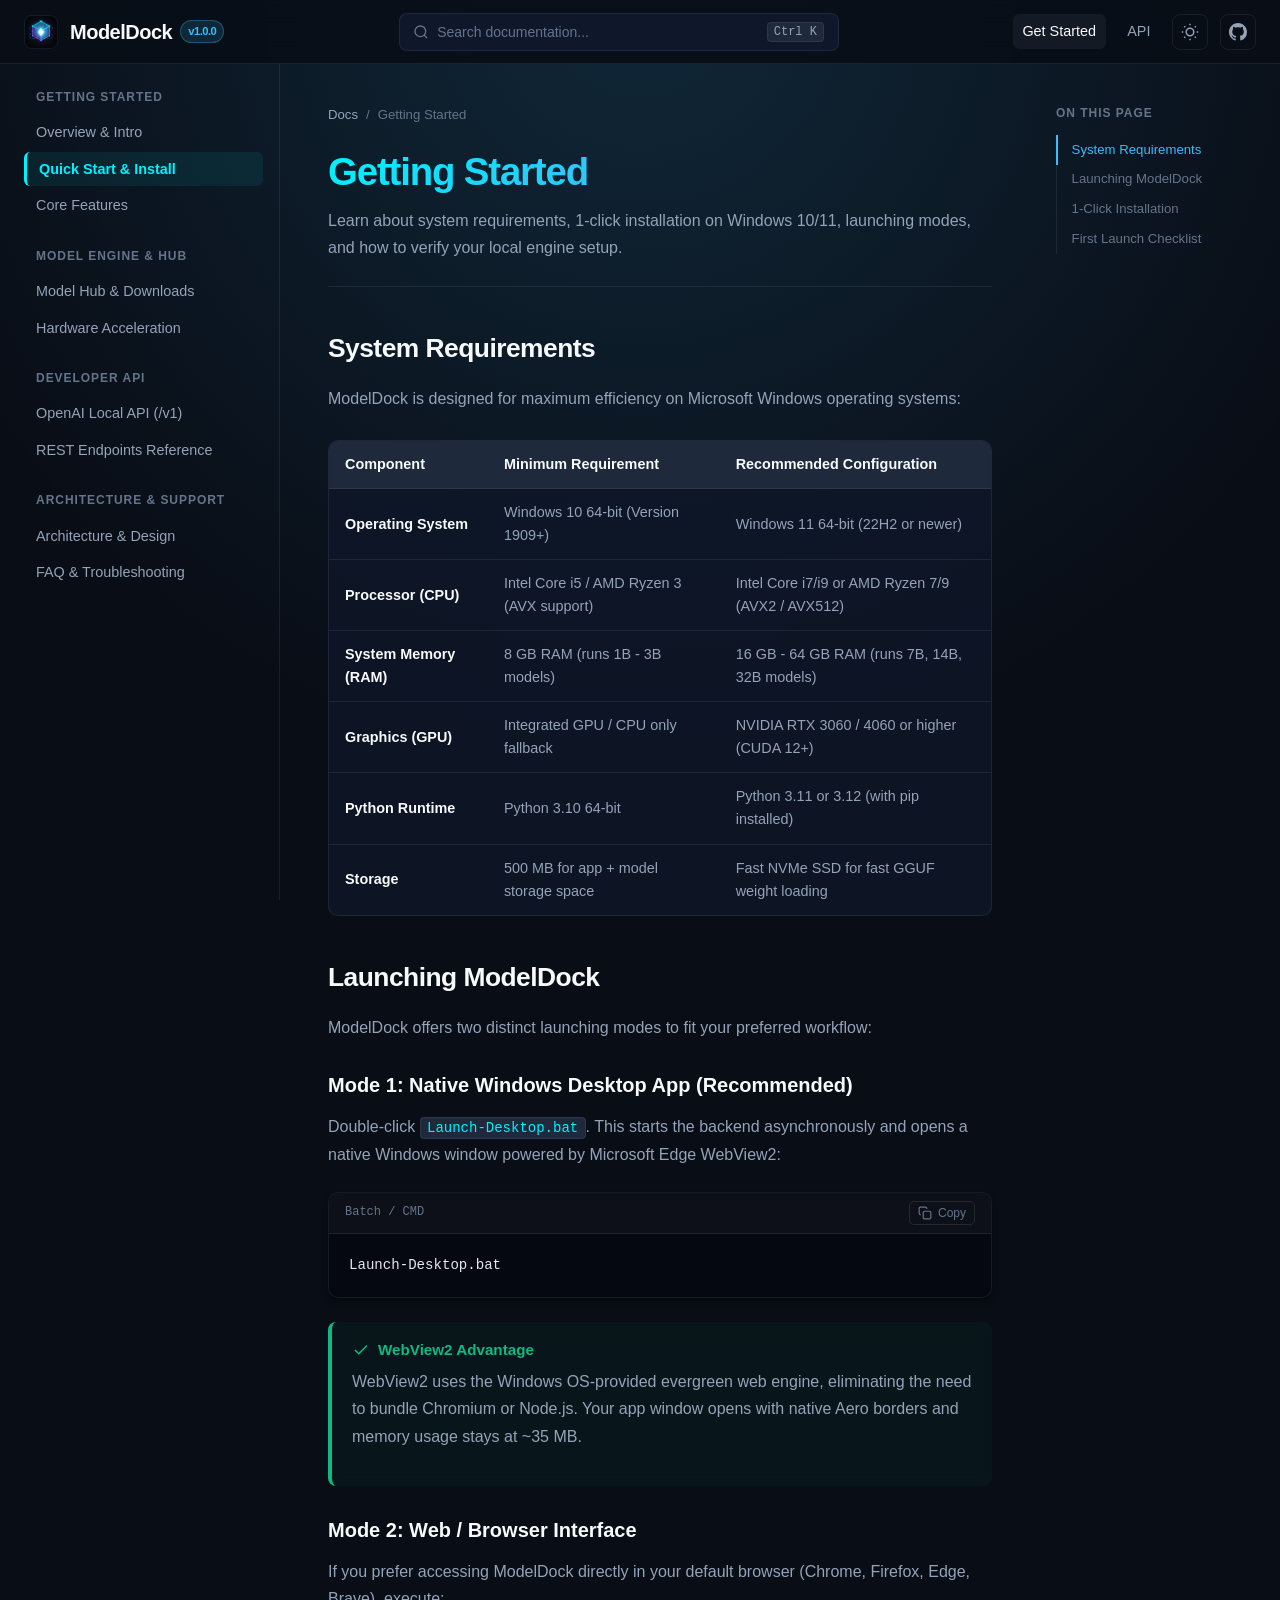
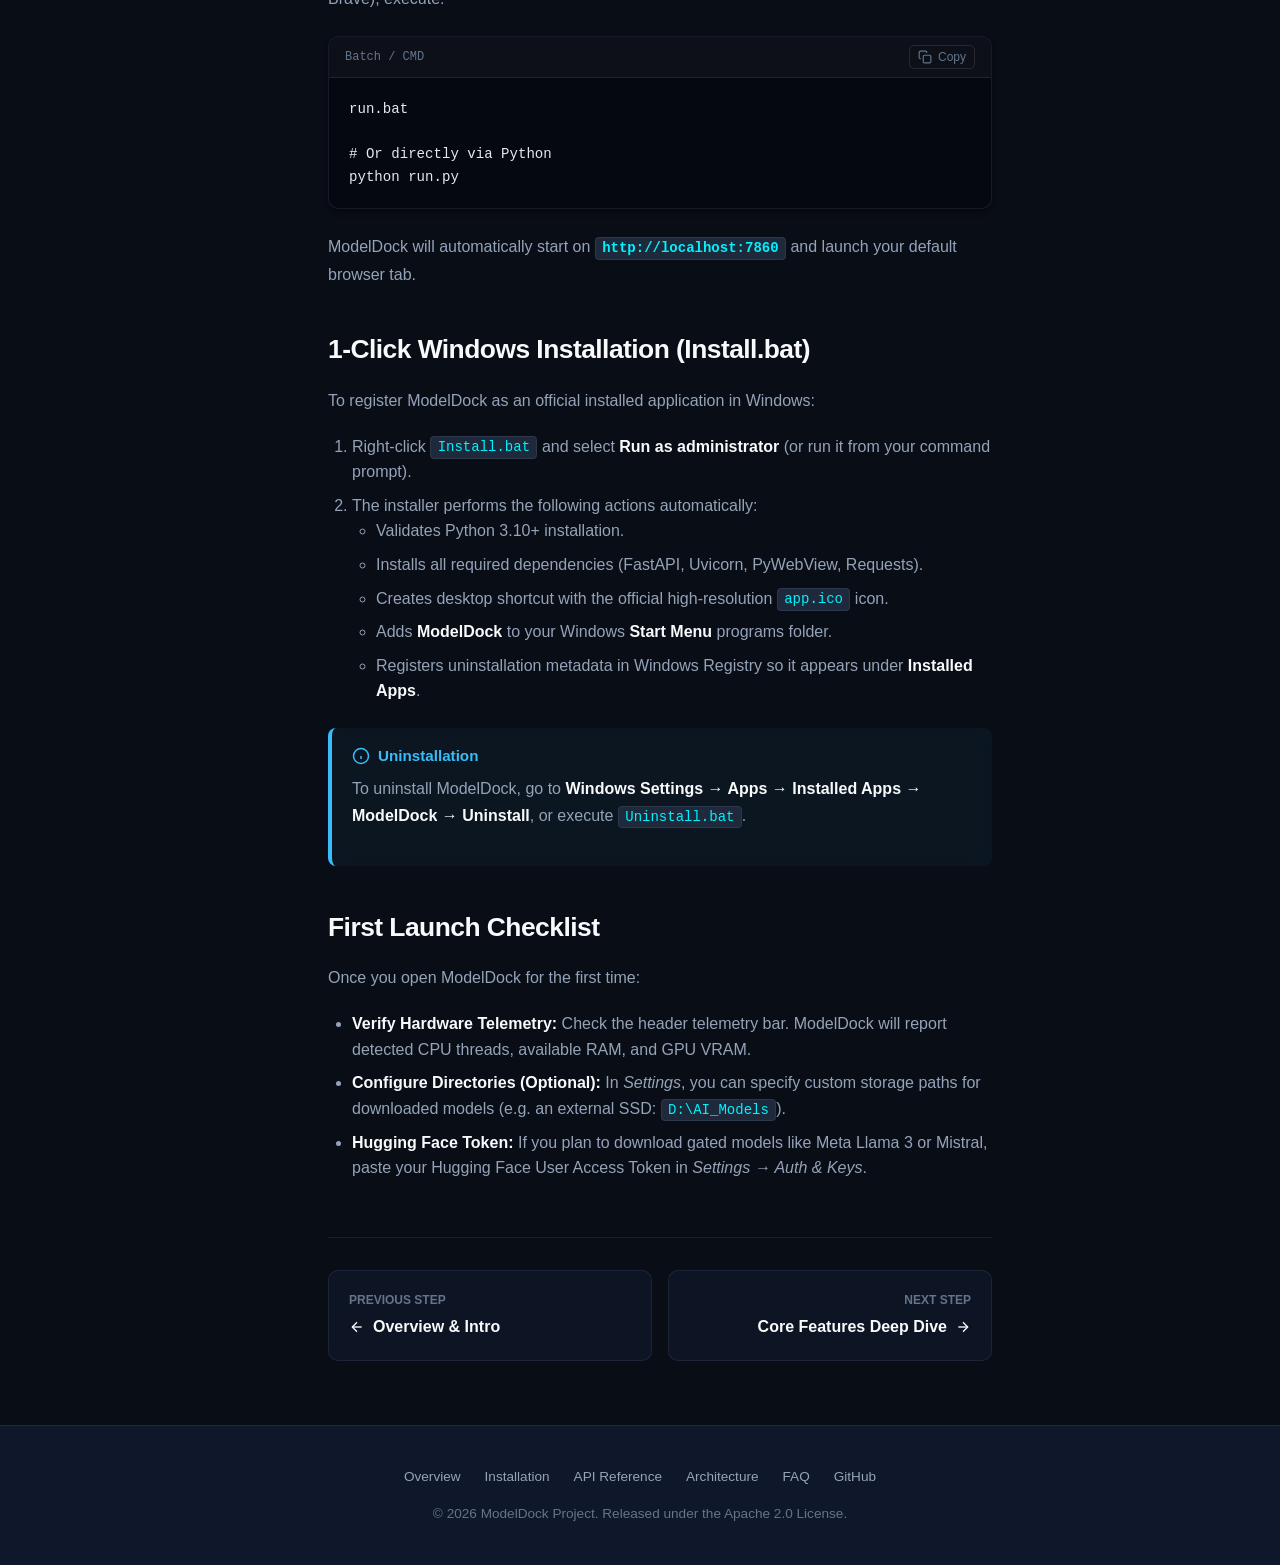
<file: getting-started.html>
<!DOCTYPE html>
<html lang="en" data-theme="dark">
<head>
  <meta charset="UTF-8">
  <meta name="viewport" content="width=device-width, initial-scale=1.0">
  <title>Getting Started & Installation | ModelDock Documentation</title>
  <meta name="description" content="Step-by-step installation guide and quick start instructions for ModelDock on Windows 10 and Windows 11.">
  <link rel="icon" type="image/svg+xml" href="./assets/images/logo.svg">
  <link rel="stylesheet" href="./css/main.css">
  <link rel="stylesheet" href="./css/prism.css">
</head>
<body>

  <!-- Top Header Navigation -->
  <header class="top-header">
    <div class="brand-wrapper">
      <button id="menu-toggle" class="icon-btn menu-toggle" aria-label="Toggle navigation menu">
        <svg width="20" height="20" viewBox="0 0 24 24" fill="none" stroke="currentColor" stroke-width="2">
          <line x1="3" y1="12" x2="21" y2="12"></line>
          <line x1="3" y1="6" x2="21" y2="6"></line>
          <line x1="3" y1="18" x2="21" y2="18"></line>
        </svg>
      </button>
      <a href="./index.html" style="display:flex;align-items:center;gap:0.75rem;text-decoration:none;">
        <img src="./assets/images/logo.svg" alt="ModelDock Logo" class="brand-logo">
        <span class="brand-title">ModelDock <span class="brand-badge">v1.0.0</span></span>
      </a>
    </div>

    <div class="header-center">
      <button class="search-trigger" aria-label="Search Documentation">
        <div class="search-trigger-content">
          <svg width="16" height="16" viewBox="0 0 24 24" fill="none" stroke="currentColor" stroke-width="2">
            <circle cx="11" cy="11" r="8"></circle>
            <line x1="21" y1="21" x2="16.65" y2="16.65"></line>
          </svg>
          <span>Search documentation...</span>
        </div>
        <kbd class="kbd-shortcut">Ctrl K</kbd>
      </button>
    </div>

    <div class="header-actions">
      <a href="./getting-started.html" class="nav-link active">Get Started</a>
      <a href="./api-reference.html" class="nav-link">API</a>
      <button id="theme-toggle" class="icon-btn" title="Toggle color theme">
        <svg width="18" height="18" viewBox="0 0 24 24" fill="none" stroke="currentColor" stroke-width="2">
          <circle cx="12" cy="12" r="5"></circle>
          <line x1="12" y1="1" x2="12" y2="3"></line>
          <line x1="12" y1="21" x2="12" y2="23"></line>
          <line x1="4.22" y1="4.22" x2="5.64" y2="5.64"></line>
          <line x1="18.36" y1="18.36" x2="19.78" y2="19.78"></line>
          <line x1="1" y1="12" x2="3" y2="12"></line>
          <line x1="21" y1="12" x2="23" y2="12"></line>
          <line x1="4.22" y1="19.78" x2="5.64" y2="18.36"></line>
          <line x1="18.36" y1="5.64" x2="19.78" y2="4.22"></line>
        </svg>
      </button>
      <a href="https://github.com" target="_blank" rel="noopener noreferrer" class="icon-btn" title="GitHub Repository">
        <svg width="18" height="18" viewBox="0 0 24 24" fill="currentColor">
          <path d="M12 0C5.37 0 0 5.37 0 12c0 5.31 3.435 9.795 8.205 11.385.6.105.825-.255.825-.57 0-.285-.015-1.23-.015-2.235-3.015.555-3.795-.735-4.035-1.41-.135-.345-.72-1.41-1.23-1.695-.42-.225-1.02-.78-.015-.795.945-.015 1.62.87 1.845 1.23 1.08 1.815 2.805 1.305 3.495.99.105-.78.42-1.305.765-1.605-2.67-.3-5.46-1.335-5.46-5.925 0-1.305.465-2.385 1.23-3.225-.12-.3-.54-1.53.12-3.18 0 0 1.005-.315 3.3 1.23.96-.27 1.98-.405 3-.405s2.04.135 3 .405c2.295-1.56 3.3-1.23 3.3-1.23.66 1.65.24 2.88.12 3.18.765.84 1.23 1.905 1.23 3.225 0 4.605-2.805 5.625-5.475 5.925.435.375.81 1.095.81 2.22 0 1.605-.015 2.895-.015 3.3 0 .315.225.69.825.57A12.02 12.02 0 0024 12c0-6.63-5.37-12-12-12z"/>
        </svg>
      </a>
    </div>
  </header>

  <div id="sidebar-backdrop" class="sidebar-backdrop"></div>

  <!-- Documentation Layout -->
  <div class="doc-container">
    
    <!-- Left Navigation Sidebar -->
    <aside id="sidebar" class="sidebar">
      <div class="sidebar-group">
        <div class="sidebar-heading">Getting Started</div>
        <ul class="sidebar-list">
          <li class="sidebar-item"><a href="./index.html" class="sidebar-link">Overview & Intro</a></li>
          <li class="sidebar-item"><a href="./getting-started.html" class="sidebar-link active">Quick Start & Install</a></li>
          <li class="sidebar-item"><a href="./features.html" class="sidebar-link">Core Features</a></li>
        </ul>
      </div>

      <div class="sidebar-group">
        <div class="sidebar-heading">Model Engine & Hub</div>
        <ul class="sidebar-list">
          <li class="sidebar-item"><a href="./model-hub.html" class="sidebar-link">Model Hub & Downloads</a></li>
          <li class="sidebar-item"><a href="./hardware-acceleration.html" class="sidebar-link">Hardware Acceleration</a></li>
        </ul>
      </div>

      <div class="sidebar-group">
        <div class="sidebar-heading">Developer API</div>
        <ul class="sidebar-list">
          <li class="sidebar-item"><a href="./api-reference.html" class="sidebar-link">OpenAI Local API (/v1)</a></li>
          <li class="sidebar-item"><a href="./rest-endpoints.html" class="sidebar-link">REST Endpoints Reference</a></li>
        </ul>
      </div>

      <div class="sidebar-group">
        <div class="sidebar-heading">Architecture & Support</div>
        <ul class="sidebar-list">
          <li class="sidebar-item"><a href="./architecture.html" class="sidebar-link">Architecture & Design</a></li>
          <li class="sidebar-item"><a href="./faq.html" class="sidebar-link">FAQ & Troubleshooting</a></li>
        </ul>
      </div>
    </aside>

    <!-- Main Content -->
    <main class="doc-content">
      <div class="doc-breadcrumbs">
        <a href="./index.html">Docs</a>
        <span>/</span>
        <span>Getting Started</span>
      </div>

      <h1 class="doc-title">Getting Started</h1>
      <p class="doc-lead">
        Learn about system requirements, 1-click installation on Windows 10/11, launching modes, and how to verify your local engine setup.
      </p>

      <!-- System Requirements -->
      <h2 id="requirements">System Requirements</h2>
      <p>ModelDock is designed for maximum efficiency on Microsoft Windows operating systems:</p>

      <div class="table-wrapper">
        <table>
          <thead>
            <tr>
              <th>Component</th>
              <th>Minimum Requirement</th>
              <th>Recommended Configuration</th>
            </tr>
          </thead>
          <tbody>
            <tr>
              <td><strong>Operating System</strong></td>
              <td>Windows 10 64-bit (Version 1909+)</td>
              <td>Windows 11 64-bit (22H2 or newer)</td>
            </tr>
            <tr>
              <td><strong>Processor (CPU)</strong></td>
              <td>Intel Core i5 / AMD Ryzen 3 (AVX support)</td>
              <td>Intel Core i7/i9 or AMD Ryzen 7/9 (AVX2 / AVX512)</td>
            </tr>
            <tr>
              <td><strong>System Memory (RAM)</strong></td>
              <td>8 GB RAM (runs 1B - 3B models)</td>
              <td>16 GB - 64 GB RAM (runs 7B, 14B, 32B models)</td>
            </tr>
            <tr>
              <td><strong>Graphics (GPU)</strong></td>
              <td>Integrated GPU / CPU only fallback</td>
              <td>NVIDIA RTX 3060 / 4060 or higher (CUDA 12+)</td>
            </tr>
            <tr>
              <td><strong>Python Runtime</strong></td>
              <td>Python 3.10 64-bit</td>
              <td>Python 3.11 or 3.12 (with pip installed)</td>
            </tr>
            <tr>
              <td><strong>Storage</strong></td>
              <td>500 MB for app + model storage space</td>
              <td>Fast NVMe SSD for fast GGUF weight loading</td>
            </tr>
          </tbody>
        </table>
      </div>

      <!-- Quick Start Launch -->
      <h2 id="launching">Launching ModelDock</h2>
      <p>ModelDock offers two distinct launching modes to fit your preferred workflow:</p>

      <h3>Mode 1: Native Windows Desktop App (Recommended)</h3>
      <p>
        Double-click <code>Launch-Desktop.bat</code>. This starts the backend asynchronously and opens a native Windows window powered by Microsoft Edge WebView2:
      </p>

      <div class="code-block-wrapper">
        <div class="code-header">
          <span>Batch / CMD</span>
          <button class="copy-btn">
            <svg width="14" height="14" viewBox="0 0 24 24" fill="none" stroke="currentColor" stroke-width="2">
              <rect x="9" y="9" width="13" height="13" rx="2" ry="2"></rect>
              <path d="M5 15H4a2 2 0 0 1-2-2V4a2 2 0 0 1 2-2h9a2 2 0 0 1 2 2v1"></path>
            </svg>
            Copy
          </button>
        </div>
        <pre><code class="language-bash">Launch-Desktop.bat</code></pre>
      </div>

      <div class="callout callout-success">
        <div class="callout-title">
          <svg width="18" height="18" viewBox="0 0 24 24" fill="none" stroke="currentColor" stroke-width="2">
            <polyline points="20 6 9 17 4 12"></polyline>
          </svg>
          WebView2 Advantage
        </div>
        <p>WebView2 uses the Windows OS-provided evergreen web engine, eliminating the need to bundle Chromium or Node.js. Your app window opens with native Aero borders and memory usage stays at ~35 MB.</p>
      </div>

      <h3>Mode 2: Web / Browser Interface</h3>
      <p>
        If you prefer accessing ModelDock directly in your default browser (Chrome, Firefox, Edge, Brave), execute:
      </p>

      <div class="code-block-wrapper">
        <div class="code-header">
          <span>Batch / CMD</span>
          <button class="copy-btn">
            <svg width="14" height="14" viewBox="0 0 24 24" fill="none" stroke="currentColor" stroke-width="2">
              <rect x="9" y="9" width="13" height="13" rx="2" ry="2"></rect>
              <path d="M5 15H4a2 2 0 0 1-2-2V4a2 2 0 0 1 2-2h9a2 2 0 0 1 2 2v1"></path>
            </svg>
            Copy
          </button>
        </div>
        <pre><code class="language-bash">run.bat

# Or directly via Python
python run.py</code></pre>
      </div>
      <p>
        ModelDock will automatically start on <strong><code>http://localhost:7860</code></strong> and launch your default browser tab.
      </p>

      <!-- 1-Click Windows Installation -->
      <h2 id="installation">1-Click Windows Installation (Install.bat)</h2>
      <p>
        To register ModelDock as an official installed application in Windows:
      </p>

      <ol>
        <li>Right-click <code>Install.bat</code> and select <strong>Run as administrator</strong> (or run it from your command prompt).</li>
        <li>The installer performs the following actions automatically:
          <ul>
            <li>Validates Python 3.10+ installation.</li>
            <li>Installs all required dependencies (FastAPI, Uvicorn, PyWebView, Requests).</li>
            <li>Creates desktop shortcut with the official high-resolution <code>app.ico</code> icon.</li>
            <li>Adds <strong>ModelDock</strong> to your Windows <strong>Start Menu</strong> programs folder.</li>
            <li>Registers uninstallation metadata in Windows Registry so it appears under <strong>Installed Apps</strong>.</li>
          </ul>
        </li>
      </ol>

      <div class="callout callout-info">
        <div class="callout-title">
          <svg width="18" height="18" viewBox="0 0 24 24" fill="none" stroke="currentColor" stroke-width="2">
            <circle cx="12" cy="12" r="10"></circle>
            <line x1="12" y1="16" x2="12" y2="12"></line>
            <line x1="12" y1="8" x2="12.01" y2="8"></line>
          </svg>
          Uninstallation
        </div>
        <p>To uninstall ModelDock, go to <strong>Windows Settings &rarr; Apps &rarr; Installed Apps &rarr; ModelDock &rarr; Uninstall</strong>, or execute <code>Uninstall.bat</code>.</p>
      </div>

      <!-- First Launch Checklist -->
      <h2 id="first-launch">First Launch Checklist</h2>
      <p>Once you open ModelDock for the first time:</p>
      <ul>
        <li><strong>Verify Hardware Telemetry:</strong> Check the header telemetry bar. ModelDock will report detected CPU threads, available RAM, and GPU VRAM.</li>
        <li><strong>Configure Directories (Optional):</strong> In <em>Settings</em>, you can specify custom storage paths for downloaded models (e.g. an external SSD: <code>D:\AI_Models</code>).</li>
        <li><strong>Hugging Face Token:</strong> If you plan to download gated models like Meta Llama 3 or Mistral, paste your Hugging Face User Access Token in <em>Settings &rarr; Auth & Keys</em>.</li>
      </ul>

      <!-- Pagination Navigation -->
      <div class="page-nav-wrapper">
        <a href="./index.html" class="page-nav-card prev">
          <span class="page-nav-label">Previous Step</span>
          <span class="page-nav-title">
            <svg width="16" height="16" viewBox="0 0 24 24" fill="none" stroke="currentColor" stroke-width="2">
              <line x1="19" y1="12" x2="5" y2="12"></line>
              <polyline points="12 19 5 12 12 5"></polyline>
            </svg>
            Overview & Intro
          </span>
        </a>
        <a href="./features.html" class="page-nav-card next">
          <span class="page-nav-label">Next Step</span>
          <span class="page-nav-title">
            Core Features Deep Dive
            <svg width="16" height="16" viewBox="0 0 24 24" fill="none" stroke="currentColor" stroke-width="2">
              <line x1="5" y1="12" x2="19" y2="12"></line>
              <polyline points="12 5 19 12 12 19"></polyline>
            </svg>
          </span>
        </a>
      </div>

    </main>

    <!-- Right Table of Contents -->
    <aside class="toc-wrapper">
      <div class="toc-title">On This Page</div>
      <ul class="toc-list">
        <li class="toc-item"><a href="#requirements" class="toc-link">System Requirements</a></li>
        <li class="toc-item"><a href="#launching" class="toc-link">Launching ModelDock</a></li>
        <li class="toc-item"><a href="#installation" class="toc-link">1-Click Installation</a></li>
        <li class="toc-item"><a href="#first-launch" class="toc-link">First Launch Checklist</a></li>
      </ul>
    </aside>

  </div>

  <!-- Footer -->
  <footer class="footer">
    <div class="footer-links">
      <a href="./index.html">Overview</a>
      <a href="./getting-started.html">Installation</a>
      <a href="./api-reference.html">API Reference</a>
      <a href="./architecture.html">Architecture</a>
      <a href="./faq.html">FAQ</a>
      <a href="https://github.com" target="_blank" rel="noopener noreferrer">GitHub</a>
    </div>
    <p>© 2026 ModelDock Project. Released under the Apache 2.0 License.</p>
  </footer>

  <script src="./js/main.js"></script>
  <script src="./js/search.js"></script>
</body>
</html>
</file>
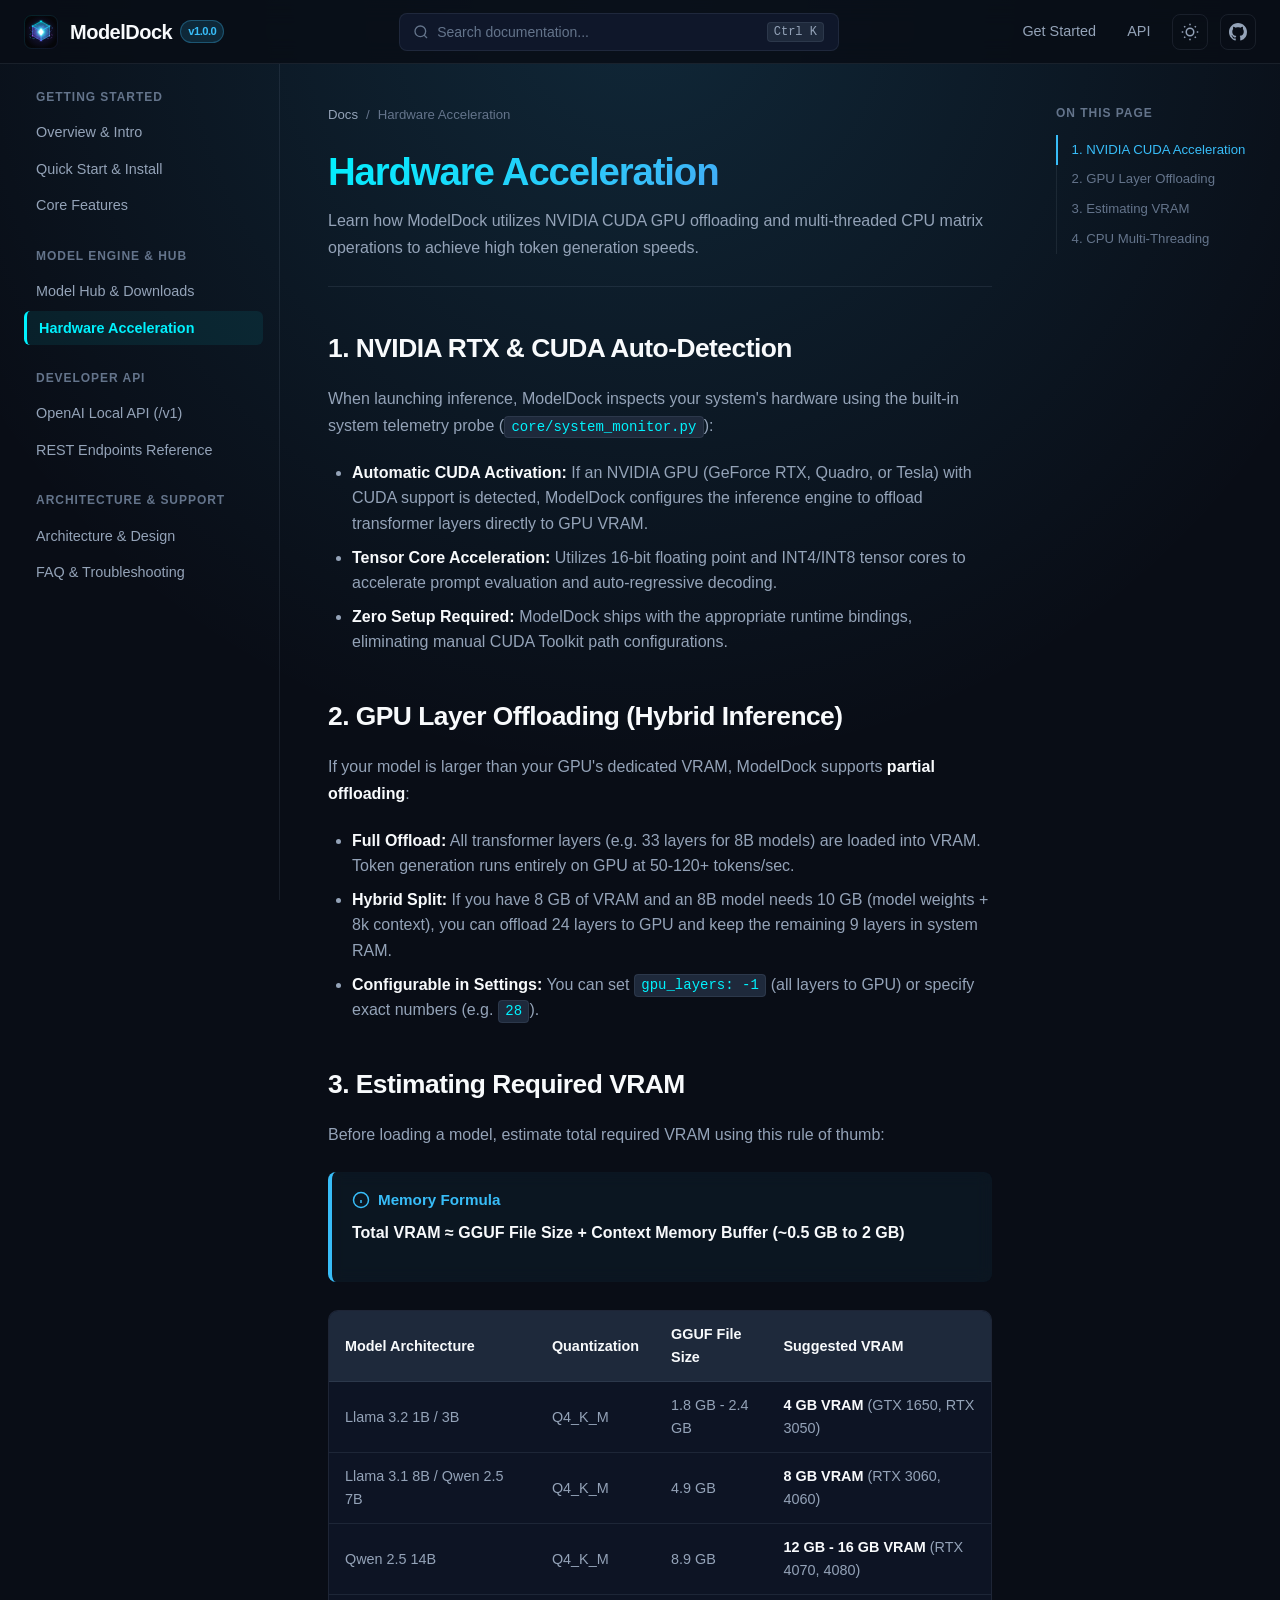
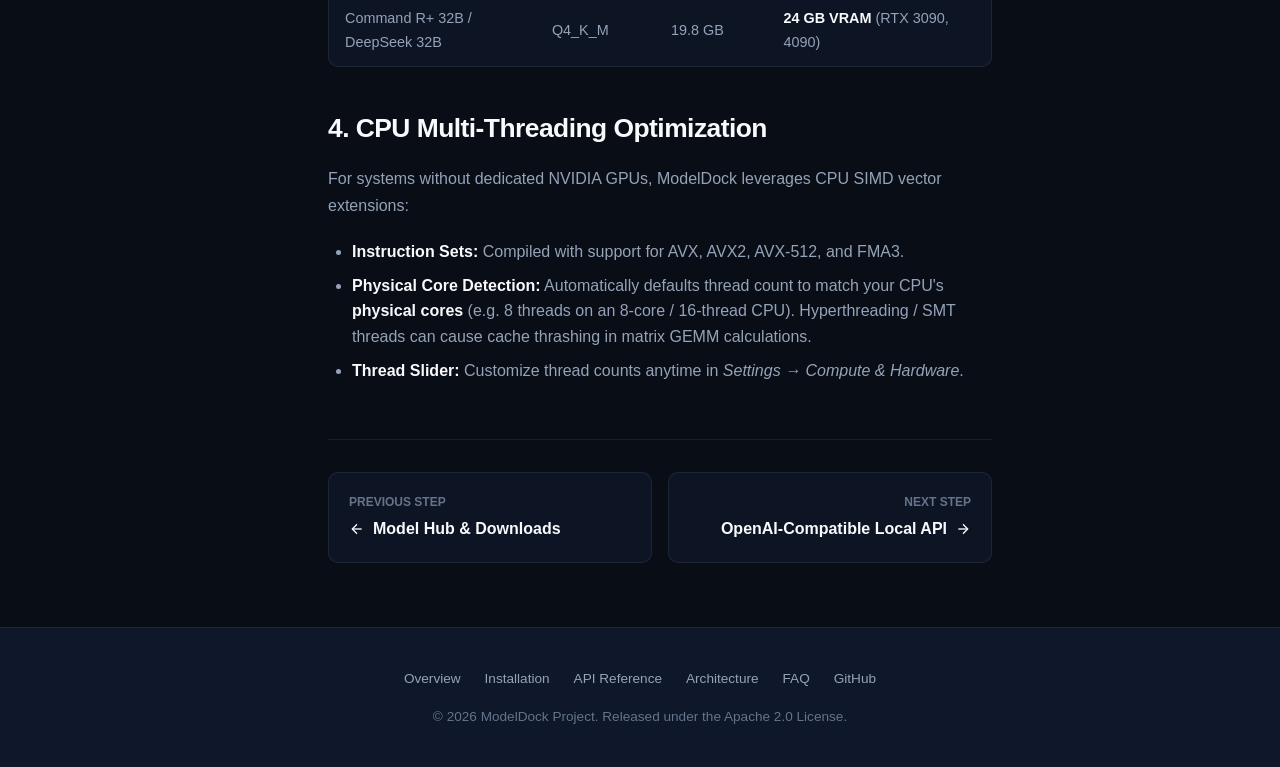
<file: hardware-acceleration.html>
<!DOCTYPE html>
<html lang="en" data-theme="dark">
<head>
  <meta charset="UTF-8">
  <meta name="viewport" content="width=device-width, initial-scale=1.0">
  <title>Hardware Acceleration & CUDA | ModelDock Documentation</title>
  <meta name="description" content="Configure NVIDIA CUDA GPU acceleration, layer offloading, and multi-core CPU threading in ModelDock.">
  <link rel="icon" type="image/svg+xml" href="./assets/images/logo.svg">
  <link rel="stylesheet" href="./css/main.css">
  <link rel="stylesheet" href="./css/prism.css">
</head>
<body>

  <!-- Top Header Navigation -->
  <header class="top-header">
    <div class="brand-wrapper">
      <button id="menu-toggle" class="icon-btn menu-toggle" aria-label="Toggle navigation menu">
        <svg width="20" height="20" viewBox="0 0 24 24" fill="none" stroke="currentColor" stroke-width="2">
          <line x1="3" y1="12" x2="21" y2="12"></line>
          <line x1="3" y1="6" x2="21" y2="6"></line>
          <line x1="3" y1="18" x2="21" y2="18"></line>
        </svg>
      </button>
      <a href="./index.html" style="display:flex;align-items:center;gap:0.75rem;text-decoration:none;">
        <img src="./assets/images/logo.svg" alt="ModelDock Logo" class="brand-logo">
        <span class="brand-title">ModelDock <span class="brand-badge">v1.0.0</span></span>
      </a>
    </div>

    <div class="header-center">
      <button class="search-trigger" aria-label="Search Documentation">
        <div class="search-trigger-content">
          <svg width="16" height="16" viewBox="0 0 24 24" fill="none" stroke="currentColor" stroke-width="2">
            <circle cx="11" cy="11" r="8"></circle>
            <line x1="21" y1="21" x2="16.65" y2="16.65"></line>
          </svg>
          <span>Search documentation...</span>
        </div>
        <kbd class="kbd-shortcut">Ctrl K</kbd>
      </button>
    </div>

    <div class="header-actions">
      <a href="./getting-started.html" class="nav-link">Get Started</a>
      <a href="./api-reference.html" class="nav-link">API</a>
      <button id="theme-toggle" class="icon-btn" title="Toggle color theme">
        <svg width="18" height="18" viewBox="0 0 24 24" fill="none" stroke="currentColor" stroke-width="2">
          <circle cx="12" cy="12" r="5"></circle>
          <line x1="12" y1="1" x2="12" y2="3"></line>
          <line x1="12" y1="21" x2="12" y2="23"></line>
          <line x1="4.22" y1="4.22" x2="5.64" y2="5.64"></line>
          <line x1="18.36" y1="18.36" x2="19.78" y2="19.78"></line>
          <line x1="1" y1="12" x2="3" y2="12"></line>
          <line x1="21" y1="12" x2="23" y2="12"></line>
          <line x1="4.22" y1="19.78" x2="5.64" y2="18.36"></line>
          <line x1="18.36" y1="5.64" x2="19.78" y2="4.22"></line>
        </svg>
      </button>
      <a href="https://github.com" target="_blank" rel="noopener noreferrer" class="icon-btn" title="GitHub Repository">
        <svg width="18" height="18" viewBox="0 0 24 24" fill="currentColor">
          <path d="M12 0C5.37 0 0 5.37 0 12c0 5.31 3.435 9.795 8.205 11.385.6.105.825-.255.825-.57 0-.285-.015-1.23-.015-2.235-3.015.555-3.795-.735-4.035-1.41-.135-.345-.72-1.41-1.23-1.695-.42-.225-1.02-.78-.015-.795.945-.015 1.62.87 1.845 1.23 1.08 1.815 2.805 1.305 3.495.99.105-.78.42-1.305.765-1.605-2.67-.3-5.46-1.335-5.46-5.925 0-1.305.465-2.385 1.23-3.225-.12-.3-.54-1.53.12-3.18 0 0 1.005-.315 3.3 1.23.96-.27 1.98-.405 3-.405s2.04.135 3 .405c2.295-1.56 3.3-1.23 3.3-1.23.66 1.65.24 2.88.12 3.18.765.84 1.23 1.905 1.23 3.225 0 4.605-2.805 5.625-5.475 5.925.435.375.81 1.095.81 2.22 0 1.605-.015 2.895-.015 3.3 0 .315.225.69.825.57A12.02 12.02 0 0024 12c0-6.63-5.37-12-12-12z"/>
        </svg>
      </a>
    </div>
  </header>

  <div id="sidebar-backdrop" class="sidebar-backdrop"></div>

  <!-- Documentation Layout -->
  <div class="doc-container">
    
    <!-- Left Navigation Sidebar -->
    <aside id="sidebar" class="sidebar">
      <div class="sidebar-group">
        <div class="sidebar-heading">Getting Started</div>
        <ul class="sidebar-list">
          <li class="sidebar-item"><a href="./index.html" class="sidebar-link">Overview & Intro</a></li>
          <li class="sidebar-item"><a href="./getting-started.html" class="sidebar-link">Quick Start & Install</a></li>
          <li class="sidebar-item"><a href="./features.html" class="sidebar-link">Core Features</a></li>
        </ul>
      </div>

      <div class="sidebar-group">
        <div class="sidebar-heading">Model Engine & Hub</div>
        <ul class="sidebar-list">
          <li class="sidebar-item"><a href="./model-hub.html" class="sidebar-link">Model Hub & Downloads</a></li>
          <li class="sidebar-item"><a href="./hardware-acceleration.html" class="sidebar-link active">Hardware Acceleration</a></li>
        </ul>
      </div>

      <div class="sidebar-group">
        <div class="sidebar-heading">Developer API</div>
        <ul class="sidebar-list">
          <li class="sidebar-item"><a href="./api-reference.html" class="sidebar-link">OpenAI Local API (/v1)</a></li>
          <li class="sidebar-item"><a href="./rest-endpoints.html" class="sidebar-link">REST Endpoints Reference</a></li>
        </ul>
      </div>

      <div class="sidebar-group">
        <div class="sidebar-heading">Architecture & Support</div>
        <ul class="sidebar-list">
          <li class="sidebar-item"><a href="./architecture.html" class="sidebar-link">Architecture & Design</a></li>
          <li class="sidebar-item"><a href="./faq.html" class="sidebar-link">FAQ & Troubleshooting</a></li>
        </ul>
      </div>
    </aside>

    <!-- Main Content -->
    <main class="doc-content">
      <div class="doc-breadcrumbs">
        <a href="./index.html">Docs</a>
        <span>/</span>
        <span>Hardware Acceleration</span>
      </div>

      <h1 class="doc-title">Hardware Acceleration</h1>
      <p class="doc-lead">
        Learn how ModelDock utilizes NVIDIA CUDA GPU offloading and multi-threaded CPU matrix operations to achieve high token generation speeds.
      </p>

      <!-- NVIDIA CUDA Acceleration -->
      <h2 id="cuda">1. NVIDIA RTX & CUDA Auto-Detection</h2>
      <p>
        When launching inference, ModelDock inspects your system's hardware using the built-in system telemetry probe (<code>core/system_monitor.py</code>):
      </p>
      <ul>
        <li><strong>Automatic CUDA Activation:</strong> If an NVIDIA GPU (GeForce RTX, Quadro, or Tesla) with CUDA support is detected, ModelDock configures the inference engine to offload transformer layers directly to GPU VRAM.</li>
        <li><strong>Tensor Core Acceleration:</strong> Utilizes 16-bit floating point and INT4/INT8 tensor cores to accelerate prompt evaluation and auto-regressive decoding.</li>
        <li><strong>Zero Setup Required:</strong> ModelDock ships with the appropriate runtime bindings, eliminating manual CUDA Toolkit path configurations.</li>
      </ul>

      <!-- Layer Offloading -->
      <h2 id="layers">2. GPU Layer Offloading (Hybrid Inference)</h2>
      <p>
        If your model is larger than your GPU's dedicated VRAM, ModelDock supports <strong>partial offloading</strong>:
      </p>
      <ul>
        <li><strong>Full Offload:</strong> All transformer layers (e.g. 33 layers for 8B models) are loaded into VRAM. Token generation runs entirely on GPU at 50-120+ tokens/sec.</li>
        <li><strong>Hybrid Split:</strong> If you have 8 GB of VRAM and an 8B model needs 10 GB (model weights + 8k context), you can offload 24 layers to GPU and keep the remaining 9 layers in system RAM.</li>
        <li><strong>Configurable in Settings:</strong> You can set <code>gpu_layers: -1</code> (all layers to GPU) or specify exact numbers (e.g. <code>28</code>).</li>
      </ul>

      <!-- VRAM Estimation Formula -->
      <h2 id="vram-guide">3. Estimating Required VRAM</h2>
      <p>
        Before loading a model, estimate total required VRAM using this rule of thumb:
      </p>

      <div class="callout callout-info">
        <div class="callout-title">
          <svg width="18" height="18" viewBox="0 0 24 24" fill="none" stroke="currentColor" stroke-width="2">
            <circle cx="12" cy="12" r="10"></circle>
            <line x1="12" y1="16" x2="12" y2="12"></line>
            <line x1="12" y1="8" x2="12.01" y2="8"></line>
          </svg>
          Memory Formula
        </div>
        <p><strong>Total VRAM ≈ GGUF File Size + Context Memory Buffer (~0.5 GB to 2 GB)</strong></p>
      </div>

      <div class="table-wrapper">
        <table>
          <thead>
            <tr>
              <th>Model Architecture</th>
              <th>Quantization</th>
              <th>GGUF File Size</th>
              <th>Suggested VRAM</th>
            </tr>
          </thead>
          <tbody>
            <tr>
              <td>Llama 3.2 1B / 3B</td>
              <td>Q4_K_M</td>
              <td>1.8 GB - 2.4 GB</td>
              <td><strong>4 GB VRAM</strong> (GTX 1650, RTX 3050)</td>
            </tr>
            <tr>
              <td>Llama 3.1 8B / Qwen 2.5 7B</td>
              <td>Q4_K_M</td>
              <td>4.9 GB</td>
              <td><strong>8 GB VRAM</strong> (RTX 3060, 4060)</td>
            </tr>
            <tr>
              <td>Qwen 2.5 14B</td>
              <td>Q4_K_M</td>
              <td>8.9 GB</td>
              <td><strong>12 GB - 16 GB VRAM</strong> (RTX 4070, 4080)</td>
            </tr>
            <tr>
              <td>Command R+ 32B / DeepSeek 32B</td>
              <td>Q4_K_M</td>
              <td>19.8 GB</td>
              <td><strong>24 GB VRAM</strong> (RTX 3090, 4090)</td>
            </tr>
          </tbody>
        </table>
      </div>

      <!-- CPU Multi-Threading -->
      <h2 id="cpu-threading">4. CPU Multi-Threading Optimization</h2>
      <p>
        For systems without dedicated NVIDIA GPUs, ModelDock leverages CPU SIMD vector extensions:
      </p>
      <ul>
        <li><strong>Instruction Sets:</strong> Compiled with support for AVX, AVX2, AVX-512, and FMA3.</li>
        <li><strong>Physical Core Detection:</strong> Automatically defaults thread count to match your CPU's <strong>physical cores</strong> (e.g. 8 threads on an 8-core / 16-thread CPU). Hyperthreading / SMT threads can cause cache thrashing in matrix GEMM calculations.</li>
        <li><strong>Thread Slider:</strong> Customize thread counts anytime in <em>Settings &rarr; Compute & Hardware</em>.</li>
      </ul>

      <!-- Pagination Navigation -->
      <div class="page-nav-wrapper">
        <a href="./model-hub.html" class="page-nav-card prev">
          <span class="page-nav-label">Previous Step</span>
          <span class="page-nav-title">
            <svg width="16" height="16" viewBox="0 0 24 24" fill="none" stroke="currentColor" stroke-width="2">
              <line x1="19" y1="12" x2="5" y2="12"></line>
              <polyline points="12 19 5 12 12 5"></polyline>
            </svg>
            Model Hub & Downloads
          </span>
        </a>
        <a href="./api-reference.html" class="page-nav-card next">
          <span class="page-nav-label">Next Step</span>
          <span class="page-nav-title">
            OpenAI-Compatible Local API
            <svg width="16" height="16" viewBox="0 0 24 24" fill="none" stroke="currentColor" stroke-width="2">
              <line x1="5" y1="12" x2="19" y2="12"></line>
              <polyline points="12 5 19 12 12 19"></polyline>
            </svg>
          </span>
        </a>
      </div>

    </main>

    <!-- Right Table of Contents -->
    <aside class="toc-wrapper">
      <div class="toc-title">On This Page</div>
      <ul class="toc-list">
        <li class="toc-item"><a href="#cuda" class="toc-link">1. NVIDIA CUDA Acceleration</a></li>
        <li class="toc-item"><a href="#layers" class="toc-link">2. GPU Layer Offloading</a></li>
        <li class="toc-item"><a href="#vram-guide" class="toc-link">3. Estimating VRAM</a></li>
        <li class="toc-item"><a href="#cpu-threading" class="toc-link">4. CPU Multi-Threading</a></li>
      </ul>
    </aside>

  </div>

  <!-- Footer -->
  <footer class="footer">
    <div class="footer-links">
      <a href="./index.html">Overview</a>
      <a href="./getting-started.html">Installation</a>
      <a href="./api-reference.html">API Reference</a>
      <a href="./architecture.html">Architecture</a>
      <a href="./faq.html">FAQ</a>
      <a href="https://github.com" target="_blank" rel="noopener noreferrer">GitHub</a>
    </div>
    <p>© 2026 ModelDock Project. Released under the Apache 2.0 License.</p>
  </footer>

  <script src="./js/main.js"></script>
  <script src="./js/search.js"></script>
</body>
</html>
</file>
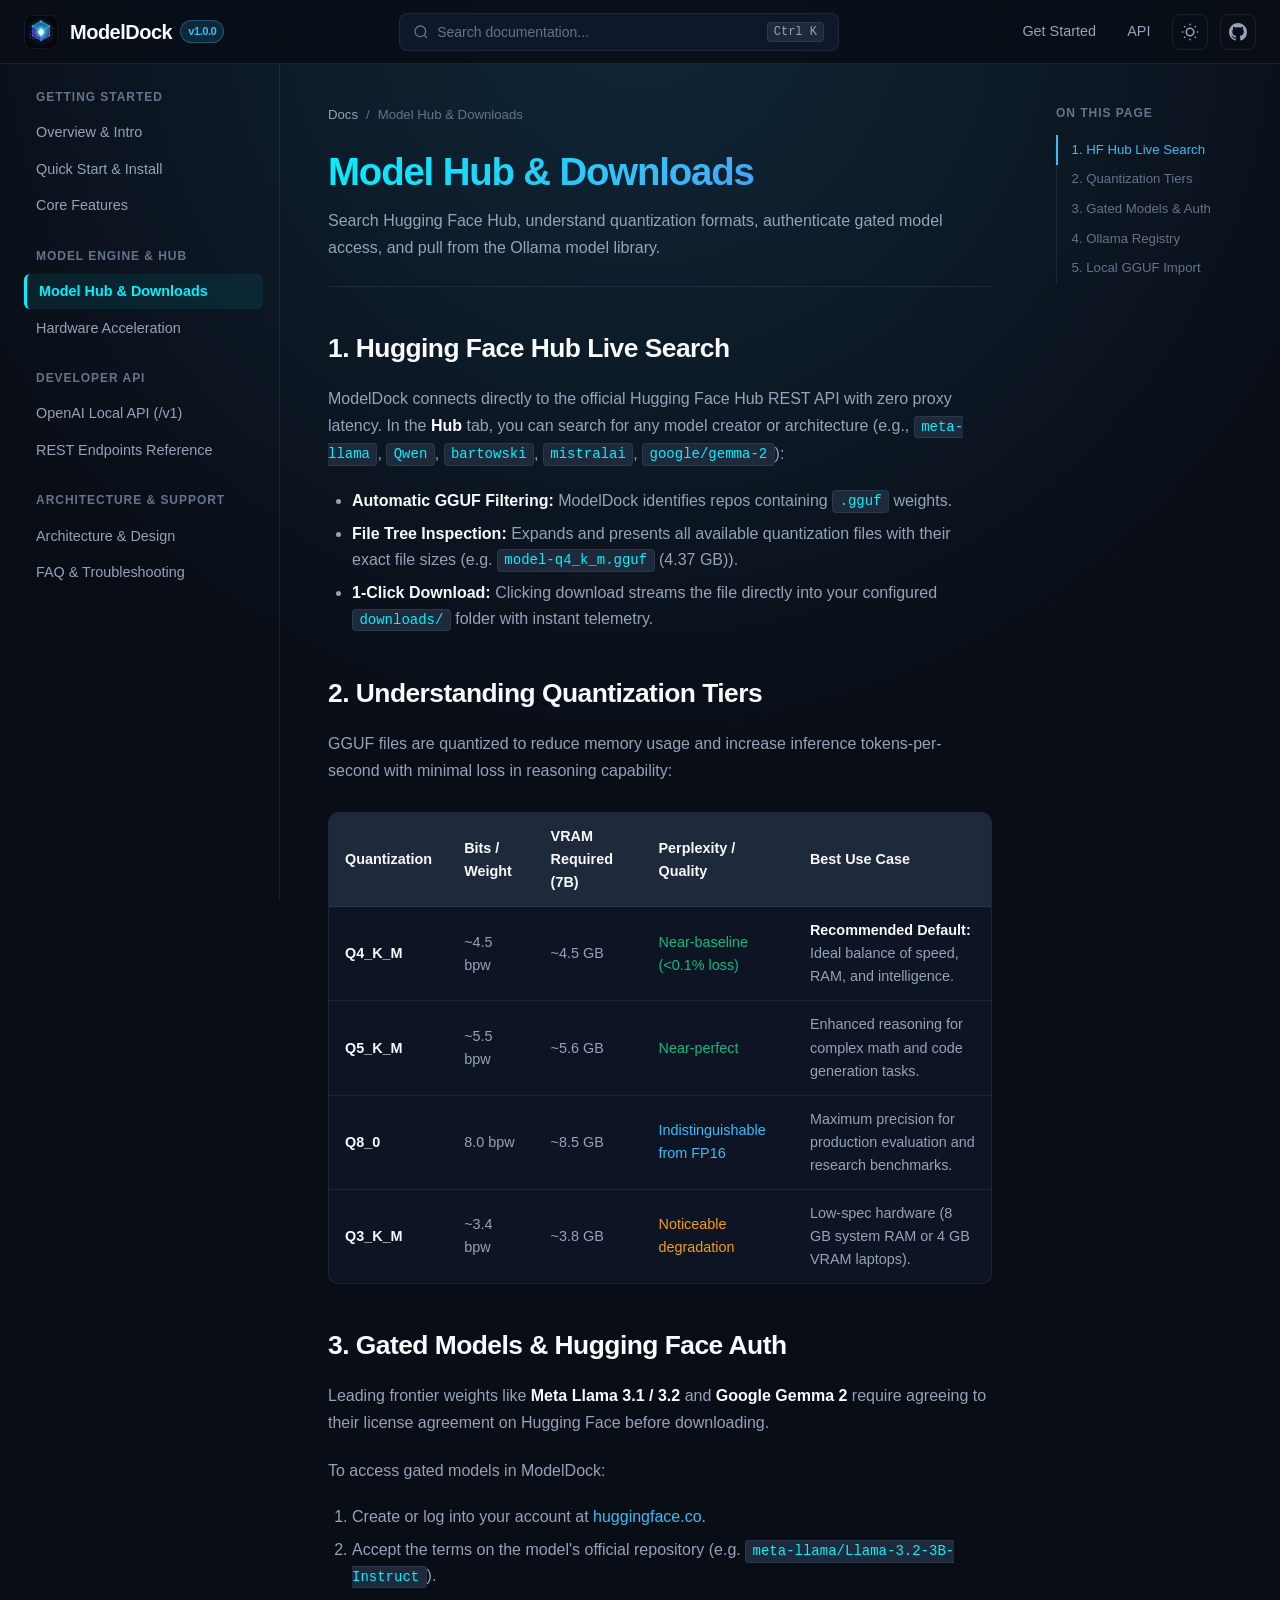
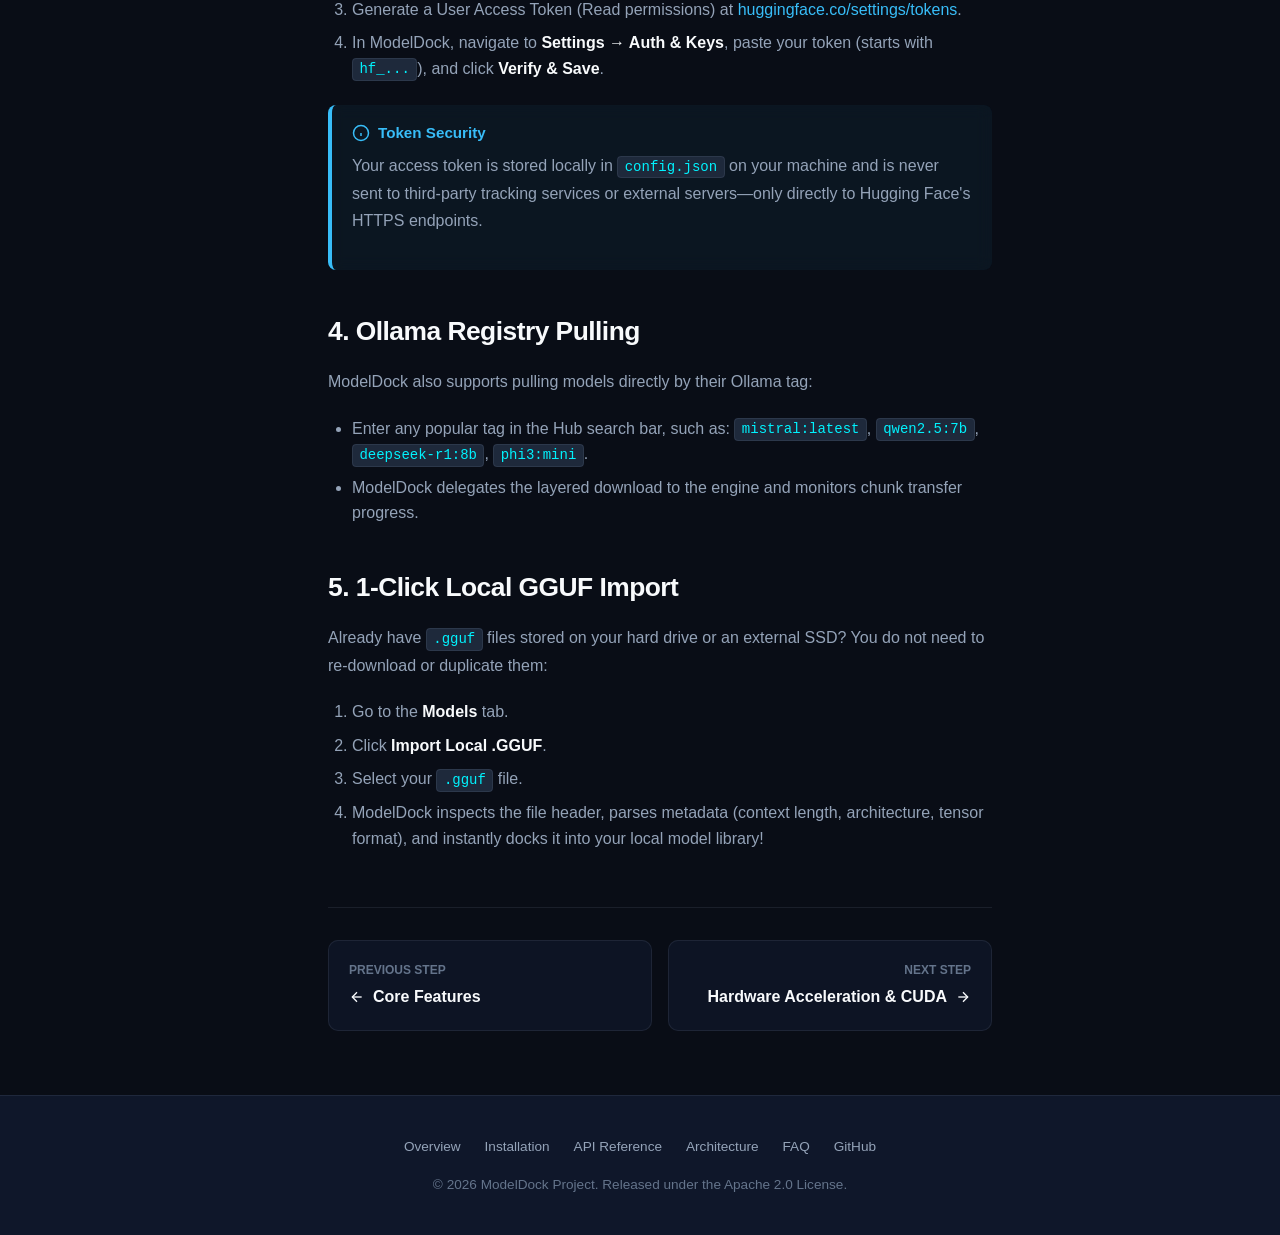
<file: model-hub.html>
<!DOCTYPE html>
<html lang="en" data-theme="dark">
<head>
  <meta charset="UTF-8">
  <meta name="viewport" content="width=device-width, initial-scale=1.0">
  <title>Model Hub & Downloads | ModelDock Documentation</title>
  <meta name="description" content="Discover, search, and download models from Hugging Face Hub and Ollama. Quantization guides, gated models, and 1-click local GGUF imports.">
  <link rel="icon" type="image/svg+xml" href="./assets/images/logo.svg">
  <link rel="stylesheet" href="./css/main.css">
  <link rel="stylesheet" href="./css/prism.css">
</head>
<body>

  <!-- Top Header Navigation -->
  <header class="top-header">
    <div class="brand-wrapper">
      <button id="menu-toggle" class="icon-btn menu-toggle" aria-label="Toggle navigation menu">
        <svg width="20" height="20" viewBox="0 0 24 24" fill="none" stroke="currentColor" stroke-width="2">
          <line x1="3" y1="12" x2="21" y2="12"></line>
          <line x1="3" y1="6" x2="21" y2="6"></line>
          <line x1="3" y1="18" x2="21" y2="18"></line>
        </svg>
      </button>
      <a href="./index.html" style="display:flex;align-items:center;gap:0.75rem;text-decoration:none;">
        <img src="./assets/images/logo.svg" alt="ModelDock Logo" class="brand-logo">
        <span class="brand-title">ModelDock <span class="brand-badge">v1.0.0</span></span>
      </a>
    </div>

    <div class="header-center">
      <button class="search-trigger" aria-label="Search Documentation">
        <div class="search-trigger-content">
          <svg width="16" height="16" viewBox="0 0 24 24" fill="none" stroke="currentColor" stroke-width="2">
            <circle cx="11" cy="11" r="8"></circle>
            <line x1="21" y1="21" x2="16.65" y2="16.65"></line>
          </svg>
          <span>Search documentation...</span>
        </div>
        <kbd class="kbd-shortcut">Ctrl K</kbd>
      </button>
    </div>

    <div class="header-actions">
      <a href="./getting-started.html" class="nav-link">Get Started</a>
      <a href="./api-reference.html" class="nav-link">API</a>
      <button id="theme-toggle" class="icon-btn" title="Toggle color theme">
        <svg width="18" height="18" viewBox="0 0 24 24" fill="none" stroke="currentColor" stroke-width="2">
          <circle cx="12" cy="12" r="5"></circle>
          <line x1="12" y1="1" x2="12" y2="3"></line>
          <line x1="12" y1="21" x2="12" y2="23"></line>
          <line x1="4.22" y1="4.22" x2="5.64" y2="5.64"></line>
          <line x1="18.36" y1="18.36" x2="19.78" y2="19.78"></line>
          <line x1="1" y1="12" x2="3" y2="12"></line>
          <line x1="21" y1="12" x2="23" y2="12"></line>
          <line x1="4.22" y1="19.78" x2="5.64" y2="18.36"></line>
          <line x1="18.36" y1="5.64" x2="19.78" y2="4.22"></line>
        </svg>
      </button>
      <a href="https://github.com" target="_blank" rel="noopener noreferrer" class="icon-btn" title="GitHub Repository">
        <svg width="18" height="18" viewBox="0 0 24 24" fill="currentColor">
          <path d="M12 0C5.37 0 0 5.37 0 12c0 5.31 3.435 9.795 8.205 11.385.6.105.825-.255.825-.57 0-.285-.015-1.23-.015-2.235-3.015.555-3.795-.735-4.035-1.41-.135-.345-.72-1.41-1.23-1.695-.42-.225-1.02-.78-.015-.795.945-.015 1.62.87 1.845 1.23 1.08 1.815 2.805 1.305 3.495.99.105-.78.42-1.305.765-1.605-2.67-.3-5.46-1.335-5.46-5.925 0-1.305.465-2.385 1.23-3.225-.12-.3-.54-1.53.12-3.18 0 0 1.005-.315 3.3 1.23.96-.27 1.98-.405 3-.405s2.04.135 3 .405c2.295-1.56 3.3-1.23 3.3-1.23.66 1.65.24 2.88.12 3.18.765.84 1.23 1.905 1.23 3.225 0 4.605-2.805 5.625-5.475 5.925.435.375.81 1.095.81 2.22 0 1.605-.015 2.895-.015 3.3 0 .315.225.69.825.57A12.02 12.02 0 0024 12c0-6.63-5.37-12-12-12z"/>
        </svg>
      </a>
    </div>
  </header>

  <div id="sidebar-backdrop" class="sidebar-backdrop"></div>

  <!-- Documentation Layout -->
  <div class="doc-container">
    
    <!-- Left Navigation Sidebar -->
    <aside id="sidebar" class="sidebar">
      <div class="sidebar-group">
        <div class="sidebar-heading">Getting Started</div>
        <ul class="sidebar-list">
          <li class="sidebar-item"><a href="./index.html" class="sidebar-link">Overview & Intro</a></li>
          <li class="sidebar-item"><a href="./getting-started.html" class="sidebar-link">Quick Start & Install</a></li>
          <li class="sidebar-item"><a href="./features.html" class="sidebar-link">Core Features</a></li>
        </ul>
      </div>

      <div class="sidebar-group">
        <div class="sidebar-heading">Model Engine & Hub</div>
        <ul class="sidebar-list">
          <li class="sidebar-item"><a href="./model-hub.html" class="sidebar-link active">Model Hub & Downloads</a></li>
          <li class="sidebar-item"><a href="./hardware-acceleration.html" class="sidebar-link">Hardware Acceleration</a></li>
        </ul>
      </div>

      <div class="sidebar-group">
        <div class="sidebar-heading">Developer API</div>
        <ul class="sidebar-list">
          <li class="sidebar-item"><a href="./api-reference.html" class="sidebar-link">OpenAI Local API (/v1)</a></li>
          <li class="sidebar-item"><a href="./rest-endpoints.html" class="sidebar-link">REST Endpoints Reference</a></li>
        </ul>
      </div>

      <div class="sidebar-group">
        <div class="sidebar-heading">Architecture & Support</div>
        <ul class="sidebar-list">
          <li class="sidebar-item"><a href="./architecture.html" class="sidebar-link">Architecture & Design</a></li>
          <li class="sidebar-item"><a href="./faq.html" class="sidebar-link">FAQ & Troubleshooting</a></li>
        </ul>
      </div>
    </aside>

    <!-- Main Content -->
    <main class="doc-content">
      <div class="doc-breadcrumbs">
        <a href="./index.html">Docs</a>
        <span>/</span>
        <span>Model Hub & Downloads</span>
      </div>

      <h1 class="doc-title">Model Hub & Downloads</h1>
      <p class="doc-lead">
        Search Hugging Face Hub, understand quantization formats, authenticate gated model access, and pull from the Ollama model library.
      </p>

      <!-- Hugging Face Hub Integration -->
      <h2 id="huggingface">1. Hugging Face Hub Live Search</h2>
      <p>
        ModelDock connects directly to the official Hugging Face Hub REST API with zero proxy latency. In the <strong>Hub</strong> tab, you can search for any model creator or architecture (e.g., <code>meta-llama</code>, <code>Qwen</code>, <code>bartowski</code>, <code>mistralai</code>, <code>google/gemma-2</code>):
      </p>
      <ul>
        <li><strong>Automatic GGUF Filtering:</strong> ModelDock identifies repos containing <code>.gguf</code> weights.</li>
        <li><strong>File Tree Inspection:</strong> Expands and presents all available quantization files with their exact file sizes (e.g. <code>model-q4_k_m.gguf</code> (4.37 GB)).</li>
        <li><strong>1-Click Download:</strong> Clicking download streams the file directly into your configured <code>downloads/</code> folder with instant telemetry.</li>
      </ul>

      <!-- Quantization Guide -->
      <h2 id="quantization">2. Understanding Quantization Tiers</h2>
      <p>
        GGUF files are quantized to reduce memory usage and increase inference tokens-per-second with minimal loss in reasoning capability:
      </p>

      <div class="table-wrapper">
        <table>
          <thead>
            <tr>
              <th>Quantization</th>
              <th>Bits / Weight</th>
              <th>VRAM Required (7B)</th>
              <th>Perplexity / Quality</th>
              <th>Best Use Case</th>
            </tr>
          </thead>
          <tbody>
            <tr>
              <td><strong>Q4_K_M</strong></td>
              <td>~4.5 bpw</td>
              <td>~4.5 GB</td>
              <td><span style="color:var(--accent-emerald);">Near-baseline (&lt;0.1% loss)</span></td>
              <td><strong>Recommended Default:</strong> Ideal balance of speed, RAM, and intelligence.</td>
            </tr>
            <tr>
              <td><strong>Q5_K_M</strong></td>
              <td>~5.5 bpw</td>
              <td>~5.6 GB</td>
              <td><span style="color:var(--accent-emerald);">Near-perfect</span></td>
              <td>Enhanced reasoning for complex math and code generation tasks.</td>
            </tr>
            <tr>
              <td><strong>Q8_0</strong></td>
              <td>8.0 bpw</td>
              <td>~8.5 GB</td>
              <td><span style="color:var(--accent-blue);">Indistinguishable from FP16</span></td>
              <td>Maximum precision for production evaluation and research benchmarks.</td>
            </tr>
            <tr>
              <td><strong>Q3_K_M</strong></td>
              <td>~3.4 bpw</td>
              <td>~3.8 GB</td>
              <td><span style="color:var(--accent-amber);">Noticeable degradation</span></td>
              <td>Low-spec hardware (8 GB system RAM or 4 GB VRAM laptops).</td>
            </tr>
          </tbody>
        </table>
      </div>

      <!-- Gated Models & Hugging Face Tokens -->
      <h2 id="gated-models">3. Gated Models & Hugging Face Auth</h2>
      <p>
        Leading frontier weights like <strong>Meta Llama 3.1 / 3.2</strong> and <strong>Google Gemma 2</strong> require agreeing to their license agreement on Hugging Face before downloading.
      </p>
      <p>
        To access gated models in ModelDock:
      </p>
      <ol>
        <li>Create or log into your account at <a href="https://huggingface.co" target="_blank" rel="noopener noreferrer">huggingface.co</a>.</li>
        <li>Accept the terms on the model's official repository (e.g. <code>meta-llama/Llama-3.2-3B-Instruct</code>).</li>
        <li>Generate a User Access Token (Read permissions) at <a href="https://huggingface.co/settings/tokens" target="_blank" rel="noopener noreferrer">huggingface.co/settings/tokens</a>.</li>
        <li>In ModelDock, navigate to <strong>Settings &rarr; Auth & Keys</strong>, paste your token (starts with <code>hf_...</code>), and click <strong>Verify & Save</strong>.</li>
      </ol>

      <div class="callout callout-info">
        <div class="callout-title">
          <svg width="18" height="18" viewBox="0 0 24 24" fill="none" stroke="currentColor" stroke-width="2">
            <circle cx="12" cy="12" r="10"></circle>
            <line x1="12" y1="16" x2="12" y2="12"></line>
            <line x1="12" y1="8" x2="12.01" y2="8"></line>
          </svg>
          Token Security
        </div>
        <p>Your access token is stored locally in <code>config.json</code> on your machine and is never sent to third-party tracking services or external servers—only directly to Hugging Face's HTTPS endpoints.</p>
      </div>

      <!-- Ollama Registry Pulls -->
      <h2 id="ollama">4. Ollama Registry Pulling</h2>
      <p>
        ModelDock also supports pulling models directly by their Ollama tag:
      </p>
      <ul>
        <li>Enter any popular tag in the Hub search bar, such as:
          <code>mistral:latest</code>, <code>qwen2.5:7b</code>, <code>deepseek-r1:8b</code>, <code>phi3:mini</code>.
        </li>
        <li>ModelDock delegates the layered download to the engine and monitors chunk transfer progress.</li>
      </ul>

      <!-- 1-Click Local GGUF Import -->
      <h2 id="local-import">5. 1-Click Local GGUF Import</h2>
      <p>
        Already have <code>.gguf</code> files stored on your hard drive or an external SSD? You do not need to re-download or duplicate them:
      </p>
      <ol>
        <li>Go to the <strong>Models</strong> tab.</li>
        <li>Click <strong>Import Local .GGUF</strong>.</li>
        <li>Select your <code>.gguf</code> file.</li>
        <li>ModelDock inspects the file header, parses metadata (context length, architecture, tensor format), and instantly docks it into your local model library!</li>
      </ol>

      <!-- Pagination Navigation -->
      <div class="page-nav-wrapper">
        <a href="./features.html" class="page-nav-card prev">
          <span class="page-nav-label">Previous Step</span>
          <span class="page-nav-title">
            <svg width="16" height="16" viewBox="0 0 24 24" fill="none" stroke="currentColor" stroke-width="2">
              <line x1="19" y1="12" x2="5" y2="12"></line>
              <polyline points="12 19 5 12 12 5"></polyline>
            </svg>
            Core Features
          </span>
        </a>
        <a href="./hardware-acceleration.html" class="page-nav-card next">
          <span class="page-nav-label">Next Step</span>
          <span class="page-nav-title">
            Hardware Acceleration & CUDA
            <svg width="16" height="16" viewBox="0 0 24 24" fill="none" stroke="currentColor" stroke-width="2">
              <line x1="5" y1="12" x2="19" y2="12"></line>
              <polyline points="12 5 19 12 12 19"></polyline>
            </svg>
          </span>
        </a>
      </div>

    </main>

    <!-- Right Table of Contents -->
    <aside class="toc-wrapper">
      <div class="toc-title">On This Page</div>
      <ul class="toc-list">
        <li class="toc-item"><a href="#huggingface" class="toc-link">1. HF Hub Live Search</a></li>
        <li class="toc-item"><a href="#quantization" class="toc-link">2. Quantization Tiers</a></li>
        <li class="toc-item"><a href="#gated-models" class="toc-link">3. Gated Models & Auth</a></li>
        <li class="toc-item"><a href="#ollama" class="toc-link">4. Ollama Registry</a></li>
        <li class="toc-item"><a href="#local-import" class="toc-link">5. Local GGUF Import</a></li>
      </ul>
    </aside>

  </div>

  <!-- Footer -->
  <footer class="footer">
    <div class="footer-links">
      <a href="./index.html">Overview</a>
      <a href="./getting-started.html">Installation</a>
      <a href="./api-reference.html">API Reference</a>
      <a href="./architecture.html">Architecture</a>
      <a href="./faq.html">FAQ</a>
      <a href="https://github.com" target="_blank" rel="noopener noreferrer">GitHub</a>
    </div>
    <p>© 2026 ModelDock Project. Released under the Apache 2.0 License.</p>
  </footer>

  <script src="./js/main.js"></script>
  <script src="./js/search.js"></script>
</body>
</html>
</file>
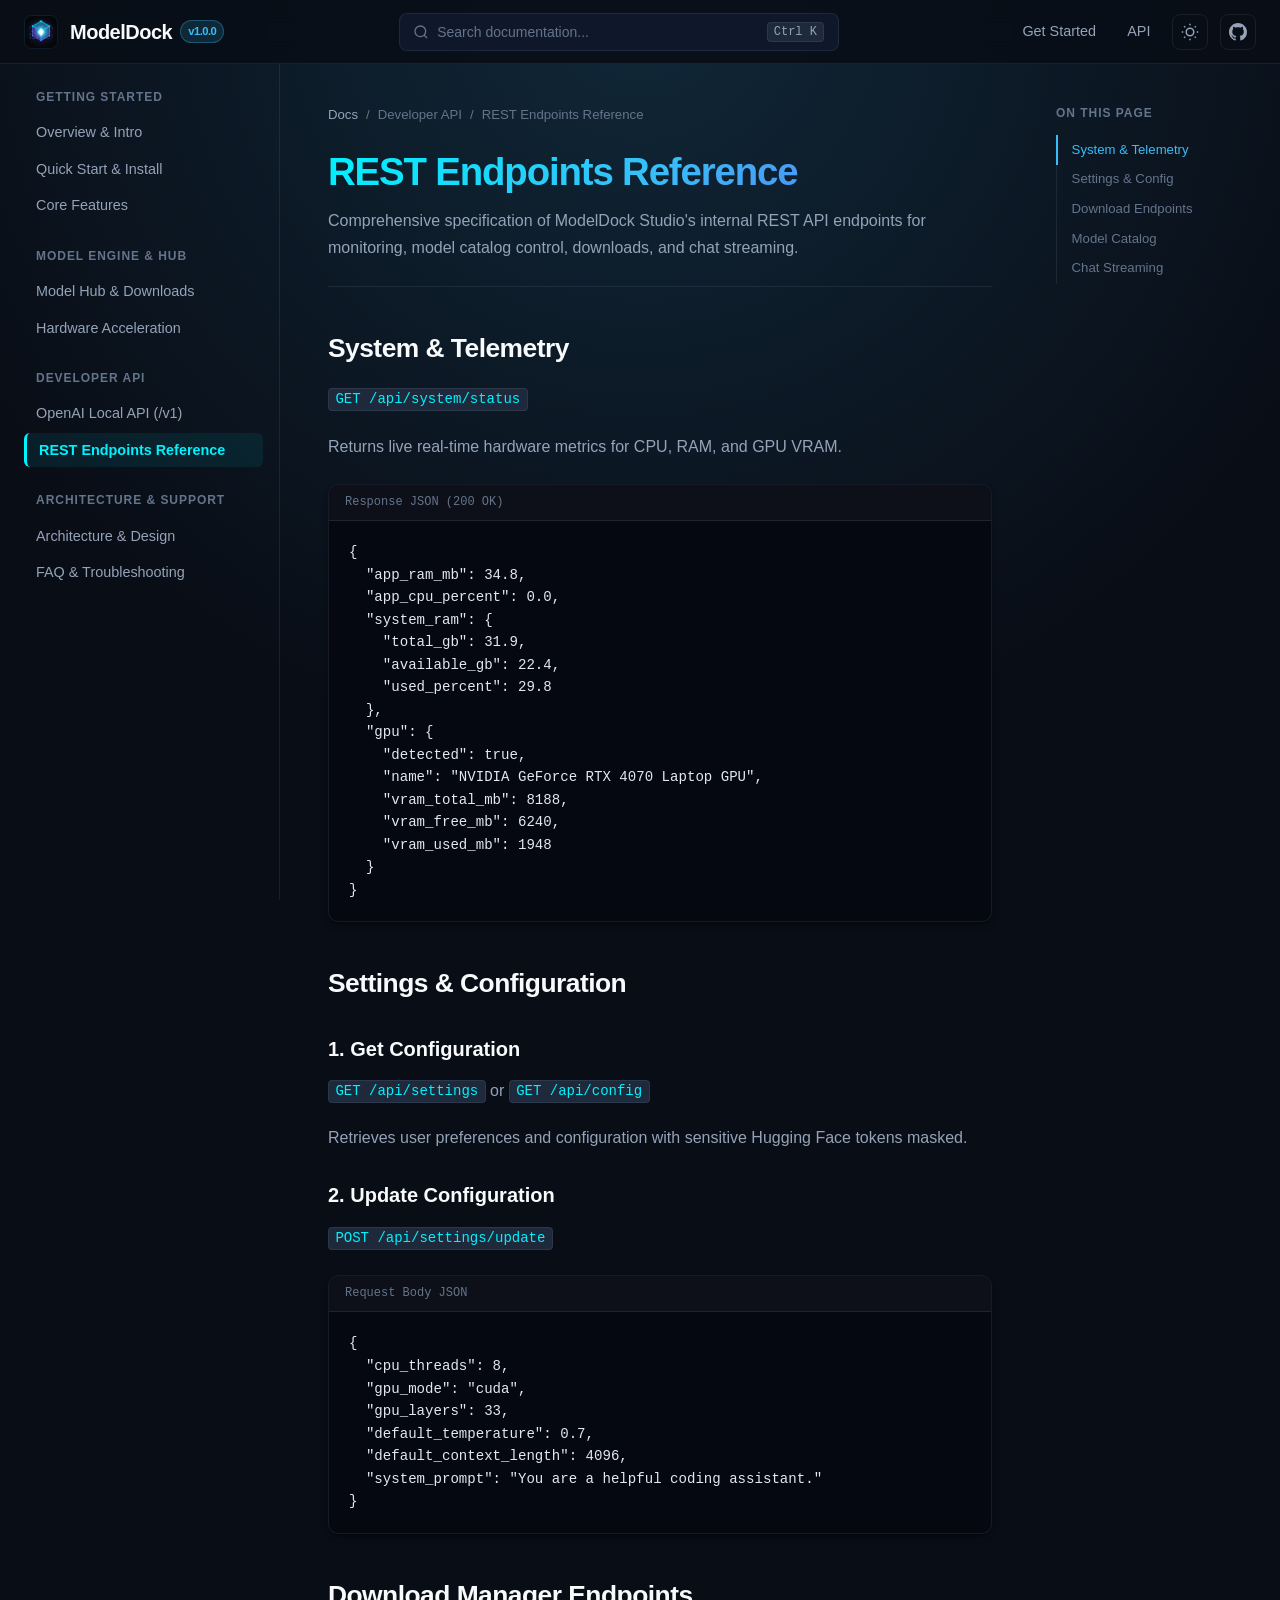
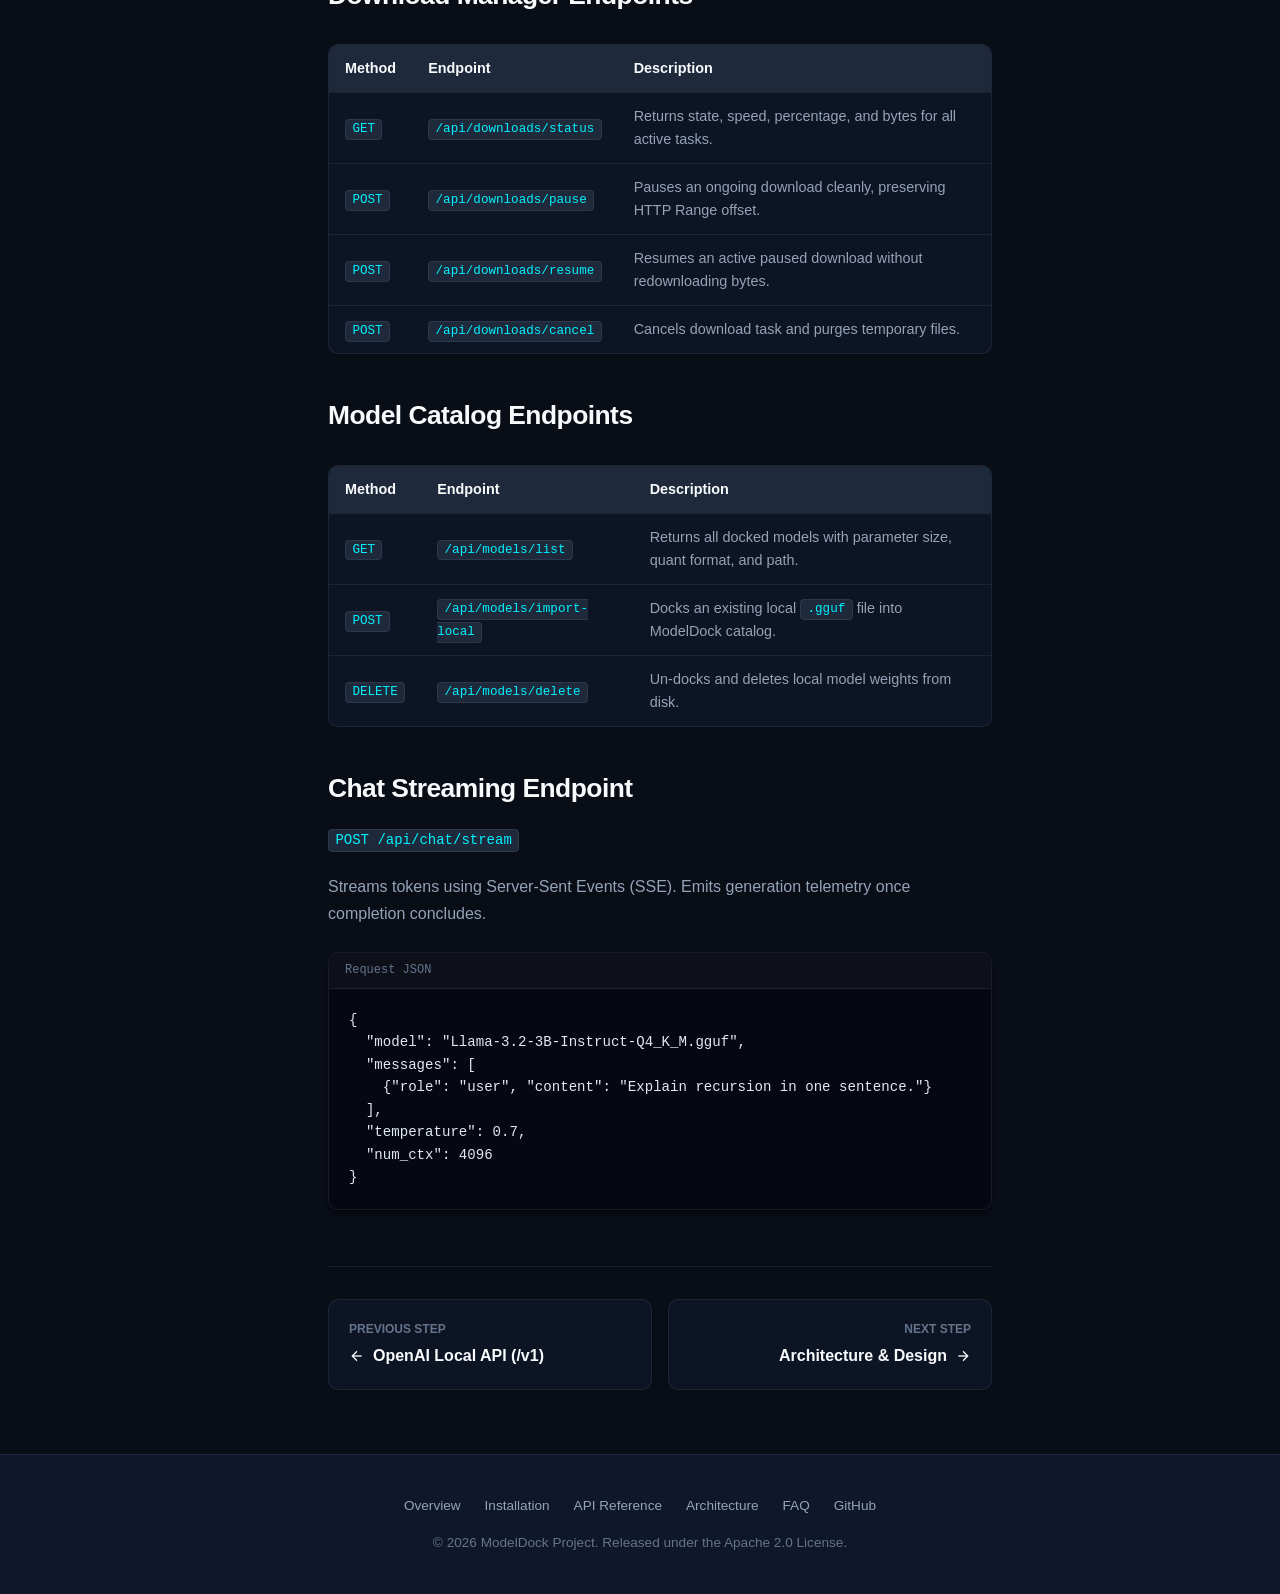
<file: rest-endpoints.html>
<!DOCTYPE html>
<html lang="en" data-theme="dark">
<head>
  <meta charset="UTF-8">
  <meta name="viewport" content="width=device-width, initial-scale=1.0">
  <title>REST Endpoints Reference | ModelDock Documentation</title>
  <meta name="description" content="Complete REST API reference for ModelDock Studio: telemetry, models, downloads, authentication, and chat streaming.">
  <link rel="icon" type="image/svg+xml" href="./assets/images/logo.svg">
  <link rel="stylesheet" href="./css/main.css">
  <link rel="stylesheet" href="./css/prism.css">
</head>
<body>

  <!-- Top Header Navigation -->
  <header class="top-header">
    <div class="brand-wrapper">
      <button id="menu-toggle" class="icon-btn menu-toggle" aria-label="Toggle navigation menu">
        <svg width="20" height="20" viewBox="0 0 24 24" fill="none" stroke="currentColor" stroke-width="2">
          <line x1="3" y1="12" x2="21" y2="12"></line>
          <line x1="3" y1="6" x2="21" y2="6"></line>
          <line x1="3" y1="18" x2="21" y2="18"></line>
        </svg>
      </button>
      <a href="./index.html" style="display:flex;align-items:center;gap:0.75rem;text-decoration:none;">
        <img src="./assets/images/logo.svg" alt="ModelDock Logo" class="brand-logo">
        <span class="brand-title">ModelDock <span class="brand-badge">v1.0.0</span></span>
      </a>
    </div>

    <div class="header-center">
      <button class="search-trigger" aria-label="Search Documentation">
        <div class="search-trigger-content">
          <svg width="16" height="16" viewBox="0 0 24 24" fill="none" stroke="currentColor" stroke-width="2">
            <circle cx="11" cy="11" r="8"></circle>
            <line x1="21" y1="21" x2="16.65" y2="16.65"></line>
          </svg>
          <span>Search documentation...</span>
        </div>
        <kbd class="kbd-shortcut">Ctrl K</kbd>
      </button>
    </div>

    <div class="header-actions">
      <a href="./getting-started.html" class="nav-link">Get Started</a>
      <a href="./api-reference.html" class="nav-link">API</a>
      <button id="theme-toggle" class="icon-btn" title="Toggle color theme">
        <svg width="18" height="18" viewBox="0 0 24 24" fill="none" stroke="currentColor" stroke-width="2">
          <circle cx="12" cy="12" r="5"></circle>
          <line x1="12" y1="1" x2="12" y2="3"></line>
          <line x1="12" y1="21" x2="12" y2="23"></line>
          <line x1="4.22" y1="4.22" x2="5.64" y2="5.64"></line>
          <line x1="18.36" y1="18.36" x2="19.78" y2="19.78"></line>
          <line x1="1" y1="12" x2="3" y2="12"></line>
          <line x1="21" y1="12" x2="23" y2="12"></line>
          <line x1="4.22" y1="19.78" x2="5.64" y2="18.36"></line>
          <line x1="18.36" y1="5.64" x2="19.78" y2="4.22"></line>
        </svg>
      </button>
      <a href="https://github.com" target="_blank" rel="noopener noreferrer" class="icon-btn" title="GitHub Repository">
        <svg width="18" height="18" viewBox="0 0 24 24" fill="currentColor">
          <path d="M12 0C5.37 0 0 5.37 0 12c0 5.31 3.435 9.795 8.205 11.385.6.105.825-.255.825-.57 0-.285-.015-1.23-.015-2.235-3.015.555-3.795-.735-4.035-1.41-.135-.345-.72-1.41-1.23-1.695-.42-.225-1.02-.78-.015-.795.945-.015 1.62.87 1.845 1.23 1.08 1.815 2.805 1.305 3.495.99.105-.78.42-1.305.765-1.605-2.67-.3-5.46-1.335-5.46-5.925 0-1.305.465-2.385 1.23-3.225-.12-.3-.54-1.53.12-3.18 0 0 1.005-.315 3.3 1.23.96-.27 1.98-.405 3-.405s2.04.135 3 .405c2.295-1.56 3.3-1.23 3.3-1.23.66 1.65.24 2.88.12 3.18.765.84 1.23 1.905 1.23 3.225 0 4.605-2.805 5.625-5.475 5.925.435.375.81 1.095.81 2.22 0 1.605-.015 2.895-.015 3.3 0 .315.225.69.825.57A12.02 12.02 0 0024 12c0-6.63-5.37-12-12-12z"/>
        </svg>
      </a>
    </div>
  </header>

  <div id="sidebar-backdrop" class="sidebar-backdrop"></div>

  <!-- Documentation Layout -->
  <div class="doc-container">
    
    <!-- Left Navigation Sidebar -->
    <aside id="sidebar" class="sidebar">
      <div class="sidebar-group">
        <div class="sidebar-heading">Getting Started</div>
        <ul class="sidebar-list">
          <li class="sidebar-item"><a href="./index.html" class="sidebar-link">Overview & Intro</a></li>
          <li class="sidebar-item"><a href="./getting-started.html" class="sidebar-link">Quick Start & Install</a></li>
          <li class="sidebar-item"><a href="./features.html" class="sidebar-link">Core Features</a></li>
        </ul>
      </div>

      <div class="sidebar-group">
        <div class="sidebar-heading">Model Engine & Hub</div>
        <ul class="sidebar-list">
          <li class="sidebar-item"><a href="./model-hub.html" class="sidebar-link">Model Hub & Downloads</a></li>
          <li class="sidebar-item"><a href="./hardware-acceleration.html" class="sidebar-link">Hardware Acceleration</a></li>
        </ul>
      </div>

      <div class="sidebar-group">
        <div class="sidebar-heading">Developer API</div>
        <ul class="sidebar-list">
          <li class="sidebar-item"><a href="./api-reference.html" class="sidebar-link">OpenAI Local API (/v1)</a></li>
          <li class="sidebar-item"><a href="./rest-endpoints.html" class="sidebar-link active">REST Endpoints Reference</a></li>
        </ul>
      </div>

      <div class="sidebar-group">
        <div class="sidebar-heading">Architecture & Support</div>
        <ul class="sidebar-list">
          <li class="sidebar-item"><a href="./architecture.html" class="sidebar-link">Architecture & Design</a></li>
          <li class="sidebar-item"><a href="./faq.html" class="sidebar-link">FAQ & Troubleshooting</a></li>
        </ul>
      </div>
    </aside>

    <!-- Main Content -->
    <main class="doc-content">
      <div class="doc-breadcrumbs">
        <a href="./index.html">Docs</a>
        <span>/</span>
        <span>Developer API</span>
        <span>/</span>
        <span>REST Endpoints Reference</span>
      </div>

      <h1 class="doc-title">REST Endpoints Reference</h1>
      <p class="doc-lead">
        Comprehensive specification of ModelDock Studio's internal REST API endpoints for monitoring, model catalog control, downloads, and chat streaming.
      </p>

      <!-- System Telemetry -->
      <h2 id="system">System & Telemetry</h2>
      <p><code>GET /api/system/status</code></p>
      <p>Returns live real-time hardware metrics for CPU, RAM, and GPU VRAM.</p>

      <div class="code-block-wrapper">
        <div class="code-header">
          <span>Response JSON (200 OK)</span>
        </div>
        <pre><code class="language-json">{
  "app_ram_mb": 34.8,
  "app_cpu_percent": 0.0,
  "system_ram": {
    "total_gb": 31.9,
    "available_gb": 22.4,
    "used_percent": 29.8
  },
  "gpu": {
    "detected": true,
    "name": "NVIDIA GeForce RTX 4070 Laptop GPU",
    "vram_total_mb": 8188,
    "vram_free_mb": 6240,
    "vram_used_mb": 1948
  }
}</code></pre>
      </div>

      <!-- Settings & Config -->
      <h2 id="settings">Settings & Configuration</h2>
      
      <h3>1. Get Configuration</h3>
      <p><code>GET /api/settings</code> or <code>GET /api/config</code></p>
      <p>Retrieves user preferences and configuration with sensitive Hugging Face tokens masked.</p>

      <h3>2. Update Configuration</h3>
      <p><code>POST /api/settings/update</code></p>
      <div class="code-block-wrapper">
        <div class="code-header">
          <span>Request Body JSON</span>
        </div>
        <pre><code class="language-json">{
  "cpu_threads": 8,
  "gpu_mode": "cuda",
  "gpu_layers": 33,
  "default_temperature": 0.7,
  "default_context_length": 4096,
  "system_prompt": "You are a helpful coding assistant."
}</code></pre>
      </div>

      <!-- Downloads API -->
      <h2 id="downloads">Download Manager Endpoints</h2>

      <div class="table-wrapper">
        <table>
          <thead>
            <tr>
              <th>Method</th>
              <th>Endpoint</th>
              <th>Description</th>
            </tr>
          </thead>
          <tbody>
            <tr>
              <td><code>GET</code></td>
              <td><code>/api/downloads/status</code></td>
              <td>Returns state, speed, percentage, and bytes for all active tasks.</td>
            </tr>
            <tr>
              <td><code>POST</code></td>
              <td><code>/api/downloads/pause</code></td>
              <td>Pauses an ongoing download cleanly, preserving HTTP Range offset.</td>
            </tr>
            <tr>
              <td><code>POST</code></td>
              <td><code>/api/downloads/resume</code></td>
              <td>Resumes an active paused download without redownloading bytes.</td>
            </tr>
            <tr>
              <td><code>POST</code></td>
              <td><code>/api/downloads/cancel</code></td>
              <td>Cancels download task and purges temporary files.</td>
            </tr>
          </tbody>
        </table>
      </div>

      <!-- Model Catalog Endpoints -->
      <h2 id="models">Model Catalog Endpoints</h2>

      <div class="table-wrapper">
        <table>
          <thead>
            <tr>
              <th>Method</th>
              <th>Endpoint</th>
              <th>Description</th>
            </tr>
          </thead>
          <tbody>
            <tr>
              <td><code>GET</code></td>
              <td><code>/api/models/list</code></td>
              <td>Returns all docked models with parameter size, quant format, and path.</td>
            </tr>
            <tr>
              <td><code>POST</code></td>
              <td><code>/api/models/import-local</code></td>
              <td>Docks an existing local <code>.gguf</code> file into ModelDock catalog.</td>
            </tr>
            <tr>
              <td><code>DELETE</code></td>
              <td><code>/api/models/delete</code></td>
              <td>Un-docks and deletes local model weights from disk.</td>
            </tr>
          </tbody>
        </table>
      </div>

      <!-- Chat & Streaming -->
      <h2 id="chat">Chat Streaming Endpoint</h2>
      <p><code>POST /api/chat/stream</code></p>
      <p>
        Streams tokens using Server-Sent Events (SSE). Emits generation telemetry once completion concludes.
      </p>

      <div class="code-block-wrapper">
        <div class="code-header">
          <span>Request JSON</span>
        </div>
        <pre><code class="language-json">{
  "model": "Llama-3.2-3B-Instruct-Q4_K_M.gguf",
  "messages": [
    {"role": "user", "content": "Explain recursion in one sentence."}
  ],
  "temperature": 0.7,
  "num_ctx": 4096
}</code></pre>
      </div>

      <!-- Pagination Navigation -->
      <div class="page-nav-wrapper">
        <a href="./api-reference.html" class="page-nav-card prev">
          <span class="page-nav-label">Previous Step</span>
          <span class="page-nav-title">
            <svg width="16" height="16" viewBox="0 0 24 24" fill="none" stroke="currentColor" stroke-width="2">
              <line x1="19" y1="12" x2="5" y2="12"></line>
              <polyline points="12 19 5 12 12 5"></polyline>
            </svg>
            OpenAI Local API (/v1)
          </span>
        </a>
        <a href="./architecture.html" class="page-nav-card next">
          <span class="page-nav-label">Next Step</span>
          <span class="page-nav-title">
            Architecture & Design
            <svg width="16" height="16" viewBox="0 0 24 24" fill="none" stroke="currentColor" stroke-width="2">
              <line x1="5" y1="12" x2="19" y2="12"></line>
              <polyline points="12 5 19 12 12 19"></polyline>
            </svg>
          </span>
        </a>
      </div>

    </main>

    <!-- Right Table of Contents -->
    <aside class="toc-wrapper">
      <div class="toc-title">On This Page</div>
      <ul class="toc-list">
        <li class="toc-item"><a href="#system" class="toc-link">System & Telemetry</a></li>
        <li class="toc-item"><a href="#settings" class="toc-link">Settings & Config</a></li>
        <li class="toc-item"><a href="#downloads" class="toc-link">Download Endpoints</a></li>
        <li class="toc-item"><a href="#models" class="toc-link">Model Catalog</a></li>
        <li class="toc-item"><a href="#chat" class="toc-link">Chat Streaming</a></li>
      </ul>
    </aside>

  </div>

  <!-- Footer -->
  <footer class="footer">
    <div class="footer-links">
      <a href="./index.html">Overview</a>
      <a href="./getting-started.html">Installation</a>
      <a href="./api-reference.html">API Reference</a>
      <a href="./architecture.html">Architecture</a>
      <a href="./faq.html">FAQ</a>
      <a href="https://github.com" target="_blank" rel="noopener noreferrer">GitHub</a>
    </div>
    <p>© 2026 ModelDock Project. Released under the Apache 2.0 License.</p>
  </footer>

  <script src="./js/main.js"></script>
  <script src="./js/search.js"></script>
</body>
</html>
</file>
<file: css/main.css>
/* ========================================================
   ModelDock Documentation Design System
   Modern, Dark-First, Ultra-Responsive Documentation
   ======================================================== */

:root {
  --font-sans: 'Inter', -apple-system, BlinkMacSystemFont, "Segoe UI", Roboto, "Helvetica Neue", Arial, sans-serif;
  --font-mono: 'JetBrains Mono', 'Fira Code', Menlo, Monaco, Consolas, "Courier New", monospace;

  /* Color Palette - Dark Mode Default */
  --bg-primary: #090d16;
  --bg-secondary: #0f172a;
  --bg-tertiary: #1e293b;
  --bg-card: rgba(15, 23, 42, 0.75);
  --bg-card-hover: rgba(30, 41, 59, 0.85);
  --border-color: rgba(148, 163, 184, 0.12);
  --border-hover: rgba(56, 189, 248, 0.3);

  --text-primary: #f8fafc;
  --text-secondary: #94a3b8;
  --text-muted: #64748b;

  --accent-cyan: #00f2fe;
  --accent-blue: #38bdf8;
  --accent-indigo: #6366f1;
  --accent-purple: #8b5cf6;
  --accent-emerald: #10b981;
  --accent-amber: #f59e0b;
  --accent-rose: #f43f5e;

  --gradient-brand: linear-gradient(135deg, #00f2fe 0%, #38bdf8 50%, #6366f1 100%);
  --gradient-glow: radial-gradient(circle at 50% 0%, rgba(56, 189, 248, 0.15), transparent 70%);

  --sidebar-width: 280px;
  --toc-width: 240px;
  --header-height: 64px;

  --shadow-sm: 0 1px 2px 0 rgba(0, 0, 0, 0.3);
  --shadow-md: 0 4px 6px -1px rgba(0, 0, 0, 0.4), 0 2px 4px -2px rgba(0, 0, 0, 0.3);
  --shadow-lg: 0 10px 15px -3px rgba(0, 0, 0, 0.5), 0 4px 6px -4px rgba(0, 0, 0, 0.4);
  --shadow-glow: 0 0 25px rgba(56, 189, 248, 0.25);
}

[data-theme="light"] {
  --bg-primary: #f8fafc;
  --bg-secondary: #ffffff;
  --bg-tertiary: #f1f5f9;
  --bg-card: #ffffff;
  --bg-card-hover: #f8fafc;
  --border-color: #e2e8f0;
  --border-hover: #cbd5e1;

  --text-primary: #0f172a;
  --text-secondary: #475569;
  --text-muted: #94a3b8;

  --gradient-glow: radial-gradient(circle at 50% 0%, rgba(56, 189, 248, 0.08), transparent 70%);
  --shadow-sm: 0 1px 2px 0 rgba(0, 0, 0, 0.05);
  --shadow-md: 0 4px 6px -1px rgba(0, 0, 0, 0.08);
  --shadow-lg: 0 10px 15px -3px rgba(0, 0, 0, 0.1);
  --shadow-glow: 0 0 20px rgba(56, 189, 248, 0.15);
}

*, *::before, *::after {
  box-sizing: border-box;
  margin: 0;
  padding: 0;
}

html {
  font-family: var(--font-sans);
  font-size: 16px;
  line-height: 1.6;
  color: var(--text-primary);
  background-color: var(--bg-primary);
  scroll-behavior: smooth;
  scroll-padding-top: calc(var(--header-height) + 24px);
}

body {
  min-height: 100vh;
  display: flex;
  flex-direction: column;
  background-image: var(--gradient-glow);
  background-attachment: fixed;
  background-repeat: no-repeat;
  transition: background-color 0.25s ease, color 0.25s ease;
}

a {
  color: var(--accent-blue);
  text-decoration: none;
  transition: color 0.15s ease;
}

a:hover {
  color: var(--accent-cyan);
}

/* ========================================================
   Header & Top Navigation
   ======================================================== */
.top-header {
  position: sticky;
  top: 0;
  z-index: 50;
  height: var(--header-height);
  background: rgba(9, 13, 22, 0.85);
  backdrop-filter: blur(12px);
  -webkit-backdrop-filter: blur(12px);
  border-bottom: 1px solid var(--border-color);
  display: flex;
  align-items: center;
  justify-content: space-between;
  padding: 0 1.5rem;
  transition: background-color 0.25s ease;
}

[data-theme="light"] .top-header {
  background: rgba(255, 255, 255, 0.85);
}

.brand-wrapper {
  display: flex;
  align-items: center;
  gap: 0.75rem;
}

.brand-logo {
  width: 34px;
  height: 34px;
  display: block;
}

.brand-title {
  font-size: 1.25rem;
  font-weight: 700;
  letter-spacing: -0.025em;
  color: var(--text-primary);
  display: flex;
  align-items: center;
  gap: 0.5rem;
}

.brand-badge {
  font-size: 0.7rem;
  font-weight: 600;
  padding: 2px 7px;
  border-radius: 999px;
  background: rgba(56, 189, 248, 0.15);
  color: var(--accent-blue);
  border: 1px solid rgba(56, 189, 248, 0.3);
}

.header-center {
  flex: 1;
  max-width: 440px;
  margin: 0 1.5rem;
}

.search-trigger {
  width: 100%;
  display: flex;
  align-items: center;
  justify-content: space-between;
  padding: 0.5rem 0.85rem;
  background: var(--bg-secondary);
  border: 1px solid var(--border-color);
  border-radius: 8px;
  color: var(--text-muted);
  font-size: 0.875rem;
  cursor: pointer;
  transition: all 0.2s ease;
}

.search-trigger:hover {
  border-color: var(--accent-blue);
  color: var(--text-secondary);
  box-shadow: 0 0 12px rgba(56, 189, 248, 0.15);
}

.search-trigger-content {
  display: flex;
  align-items: center;
  gap: 0.5rem;
}

.kbd-shortcut {
  background: var(--bg-tertiary);
  color: var(--text-secondary);
  padding: 2px 6px;
  border-radius: 4px;
  font-size: 0.75rem;
  font-family: var(--font-mono);
  border: 1px solid var(--border-color);
}

.header-actions {
  display: flex;
  align-items: center;
  gap: 0.75rem;
}

.nav-link {
  font-size: 0.9rem;
  font-weight: 500;
  color: var(--text-secondary);
  padding: 0.4rem 0.6rem;
  border-radius: 6px;
  transition: all 0.15s;
}

.nav-link:hover, .nav-link.active {
  color: var(--text-primary);
  background: rgba(148, 163, 184, 0.08);
}

.icon-btn {
  background: transparent;
  border: 1px solid var(--border-color);
  color: var(--text-secondary);
  width: 36px;
  height: 36px;
  border-radius: 8px;
  display: flex;
  align-items: center;
  justify-content: center;
  cursor: pointer;
  transition: all 0.2s;
}

.icon-btn:hover {
  color: var(--text-primary);
  border-color: var(--text-secondary);
  background: var(--bg-tertiary);
}

.menu-toggle {
  display: none;
}

/* ========================================================
   Main Documentation Container Layout
   ======================================================== */
.doc-container {
  display: flex;
  max-width: 1440px;
  width: 100%;
  margin: 0 auto;
  flex: 1;
}

/* ========================================================
   Left Sidebar Navigation
   ======================================================== */
.sidebar {
  width: var(--sidebar-width);
  height: calc(100vh - var(--header-height));
  position: sticky;
  top: var(--header-height);
  overflow-y: auto;
  padding: 1.5rem 1rem 3rem 1.5rem;
  border-right: 1px solid var(--border-color);
  flex-shrink: 0;
}

.sidebar::-webkit-scrollbar {
  width: 5px;
}
.sidebar::-webkit-scrollbar-thumb {
  background: var(--border-color);
  border-radius: 4px;
}

.sidebar-group {
  margin-bottom: 1.5rem;
}

.sidebar-heading {
  font-size: 0.75rem;
  font-weight: 700;
  text-transform: uppercase;
  letter-spacing: 0.08em;
  color: var(--text-muted);
  margin-bottom: 0.5rem;
  padding-left: 0.75rem;
}

.sidebar-list {
  list-style: none;
}

.sidebar-item {
  margin: 2px 0;
}

.sidebar-link {
  display: flex;
  align-items: center;
  gap: 0.6rem;
  padding: 0.45rem 0.75rem;
  font-size: 0.9rem;
  color: var(--text-secondary);
  border-radius: 6px;
  transition: all 0.15s ease;
  line-height: 1.4;
}

.sidebar-link:hover {
  color: var(--text-primary);
  background: rgba(148, 163, 184, 0.08);
}

.sidebar-link.active {
  color: var(--accent-cyan);
  background: rgba(0, 242, 254, 0.08);
  font-weight: 600;
  border-left: 3px solid var(--accent-cyan);
}

.sidebar-icon {
  width: 18px;
  height: 18px;
  flex-shrink: 0;
  opacity: 0.8;
}

/* ========================================================
   Main Content Area
   ======================================================== */
.doc-content {
  flex: 1;
  min-width: 0;
  padding: 2.5rem 3rem 4rem 3rem;
  max-width: 900px;
}

.doc-breadcrumbs {
  display: flex;
  align-items: center;
  gap: 0.5rem;
  font-size: 0.825rem;
  color: var(--text-muted);
  margin-bottom: 1.5rem;
}

.doc-breadcrumbs a {
  color: var(--text-secondary);
}

.doc-breadcrumbs a:hover {
  color: var(--accent-blue);
}

.doc-title {
  font-size: 2.4rem;
  font-weight: 800;
  letter-spacing: -0.03em;
  line-height: 1.2;
  margin-bottom: 0.75rem;
  background: var(--gradient-brand);
  -webkit-background-clip: text;
  -webkit-text-fill-color: transparent;
}

.doc-lead {
  font-size: 1.15rem;
  color: var(--text-secondary);
  line-height: 1.6;
  margin-bottom: 2rem;
  border-bottom: 1px solid var(--border-color);
  padding-bottom: 1.5rem;
}

/* Typography & Headings */
.doc-content h2 {
  font-size: 1.65rem;
  font-weight: 700;
  letter-spacing: -0.02em;
  margin-top: 2.5rem;
  margin-bottom: 1rem;
  color: var(--text-primary);
  display: flex;
  align-items: center;
  gap: 0.5rem;
  scroll-margin-top: calc(var(--header-height) + 20px);
}

.doc-content h3 {
  font-size: 1.25rem;
  font-weight: 600;
  margin-top: 1.75rem;
  margin-bottom: 0.75rem;
  color: var(--text-primary);
  scroll-margin-top: calc(var(--header-height) + 20px);
}

.doc-content p {
  margin-bottom: 1.25rem;
  color: var(--text-secondary);
  font-size: 1rem;
  line-height: 1.7;
}

.doc-content ul, .doc-content ol {
  margin-bottom: 1.25rem;
  padding-left: 1.5rem;
  color: var(--text-secondary);
}

.doc-content li {
  margin-bottom: 0.5rem;
  line-height: 1.6;
}

.doc-content strong {
  color: var(--text-primary);
  font-weight: 600;
}

/* Code Blocks & Inline Code */
code:not([class*="language-"]) {
  font-family: var(--font-mono);
  font-size: 0.875em;
  background: var(--bg-tertiary);
  color: var(--accent-cyan);
  padding: 0.15rem 0.4rem;
  border-radius: 4px;
  border: 1px solid var(--border-color);
}

[data-theme="light"] code:not([class*="language-"]) {
  color: #0284c7;
}

.code-block-wrapper {
  position: relative;
  margin: 1.5rem 0;
  background: #050811;
  border: 1px solid var(--border-color);
  border-radius: 10px;
  overflow: hidden;
  box-shadow: var(--shadow-md);
}

[data-theme="light"] .code-block-wrapper {
  background: #0f172a;
}

.code-header {
  display: flex;
  align-items: center;
  justify-content: space-between;
  padding: 0.5rem 1rem;
  background: rgba(255, 255, 255, 0.03);
  border-bottom: 1px solid rgba(255, 255, 255, 0.08);
  font-size: 0.75rem;
  font-family: var(--font-mono);
  color: var(--text-muted);
}

.code-tabs {
  display: flex;
  gap: 0.5rem;
}

.code-tab {
  background: transparent;
  border: none;
  color: var(--text-muted);
  font-size: 0.75rem;
  font-family: var(--font-mono);
  padding: 0.2rem 0.6rem;
  border-radius: 4px;
  cursor: pointer;
  transition: all 0.15s;
}

.code-tab.active {
  background: rgba(56, 189, 248, 0.15);
  color: var(--accent-cyan);
}

.copy-btn {
  background: transparent;
  border: 1px solid rgba(255, 255, 255, 0.1);
  color: var(--text-muted);
  border-radius: 5px;
  padding: 0.25rem 0.5rem;
  font-size: 0.75rem;
  display: flex;
  align-items: center;
  gap: 0.35rem;
  cursor: pointer;
  transition: all 0.2s;
}

.copy-btn:hover {
  background: rgba(255, 255, 255, 0.1);
  color: var(--text-primary);
}

.code-block-wrapper pre {
  margin: 0;
  padding: 1.25rem;
  overflow-x: auto;
  font-family: var(--font-mono);
  font-size: 0.88rem;
  line-height: 1.6;
  color: #e2e8f0;
}

/* Callout Alerts */
.callout {
  margin: 1.5rem 0;
  padding: 1rem 1.25rem;
  border-radius: 8px;
  border-left: 4px solid;
  background: var(--bg-card);
  backdrop-filter: blur(8px);
}

.callout-title {
  display: flex;
  align-items: center;
  gap: 0.5rem;
  font-weight: 600;
  font-size: 0.95rem;
  margin-bottom: 0.4rem;
}

.callout-info {
  border-color: var(--accent-blue);
  background: rgba(56, 189, 248, 0.05);
}
.callout-info .callout-title { color: var(--accent-blue); }

.callout-success {
  border-color: var(--accent-emerald);
  background: rgba(16, 185, 129, 0.05);
}
.callout-success .callout-title { color: var(--accent-emerald); }

.callout-warning {
  border-color: var(--accent-amber);
  background: rgba(245, 158, 11, 0.05);
}
.callout-warning .callout-title { color: var(--accent-amber); }

.callout-danger {
  border-color: var(--accent-rose);
  background: rgba(244, 63, 94, 0.05);
}
.callout-danger .callout-title { color: var(--accent-rose); }

/* Feature Grid Cards */
.feature-grid {
  display: grid;
  grid-template-columns: repeat(auto-fit, minmax(260px, 1fr));
  gap: 1.25rem;
  margin: 2rem 0;
}

.feature-card {
  background: var(--bg-card);
  border: 1px solid var(--border-color);
  border-radius: 12px;
  padding: 1.5rem;
  transition: all 0.25s ease;
  position: relative;
  overflow: hidden;
}

.feature-card:hover {
  transform: translateY(-2px);
  border-color: var(--border-hover);
  box-shadow: var(--shadow-glow);
}

.feature-icon-wrapper {
  width: 44px;
  height: 44px;
  border-radius: 10px;
  background: rgba(56, 189, 248, 0.1);
  display: flex;
  align-items: center;
  justify-content: center;
  margin-bottom: 1rem;
  color: var(--accent-cyan);
}

.feature-card h3 {
  font-size: 1.1rem;
  font-weight: 600;
  margin: 0 0 0.5rem 0;
  color: var(--text-primary);
}

.feature-card p {
  font-size: 0.9rem;
  color: var(--text-secondary);
  margin-bottom: 0;
  line-height: 1.5;
}

/* Comparison Tables */
.table-wrapper {
  margin: 1.75rem 0;
  overflow-x: auto;
  border: 1px solid var(--border-color);
  border-radius: 10px;
  background: var(--bg-card);
}

table {
  width: 100%;
  border-collapse: collapse;
  text-align: left;
  font-size: 0.9rem;
}

th {
  background: var(--bg-tertiary);
  color: var(--text-primary);
  font-weight: 600;
  padding: 0.75rem 1rem;
  border-bottom: 1px solid var(--border-color);
}

td {
  padding: 0.75rem 1rem;
  border-bottom: 1px solid var(--border-color);
  color: var(--text-secondary);
}

tr:last-child td {
  border-bottom: none;
}

tr:hover td {
  background: rgba(148, 163, 184, 0.04);
}

/* Pagination Buttons (Prev / Next) */
.page-nav-wrapper {
  display: grid;
  grid-template-columns: 1fr 1fr;
  gap: 1rem;
  margin-top: 3.5rem;
  padding-top: 2rem;
  border-top: 1px solid var(--border-color);
}

.page-nav-card {
  display: flex;
  flex-direction: column;
  padding: 1.25rem;
  border: 1px solid var(--border-color);
  border-radius: 10px;
  background: var(--bg-card);
  transition: all 0.2s;
}

.page-nav-card:hover {
  border-color: var(--accent-blue);
  transform: translateY(-2px);
}

.page-nav-label {
  font-size: 0.75rem;
  font-weight: 600;
  text-transform: uppercase;
  color: var(--text-muted);
  margin-bottom: 0.25rem;
}

.page-nav-title {
  font-size: 1rem;
  font-weight: 600;
  color: var(--text-primary);
  display: flex;
  align-items: center;
  gap: 0.5rem;
}

.page-nav-card.next {
  text-align: right;
  align-items: flex-end;
}

/* ========================================================
   Right Table of Contents (TOC)
   ======================================================== */
.toc-wrapper {
  width: var(--toc-width);
  height: calc(100vh - var(--header-height));
  position: sticky;
  top: var(--header-height);
  overflow-y: auto;
  padding: 2.5rem 1.5rem 3rem 1rem;
  flex-shrink: 0;
  display: block;
}

.toc-title {
  font-size: 0.75rem;
  font-weight: 700;
  text-transform: uppercase;
  letter-spacing: 0.08em;
  color: var(--text-muted);
  margin-bottom: 0.75rem;
}

.toc-list {
  list-style: none;
  border-left: 1px solid var(--border-color);
}

.toc-item {
  margin: 0;
}

.toc-link {
  display: block;
  padding: 0.35rem 0 0.35rem 0.85rem;
  font-size: 0.825rem;
  color: var(--text-muted);
  line-height: 1.4;
  border-left: 2px solid transparent;
  margin-left: -1px;
  transition: all 0.15s;
}

.toc-link:hover {
  color: var(--text-primary);
}

.toc-link.active {
  color: var(--accent-blue);
  border-left-color: var(--accent-blue);
  font-weight: 500;
}

/* ========================================================
   Search Modal Overlay
   ======================================================== */
.search-modal-backdrop {
  position: fixed;
  inset: 0;
  background: rgba(0, 0, 0, 0.7);
  backdrop-filter: blur(4px);
  z-index: 100;
  display: none;
  align-items: flex-start;
  justify-content: center;
  padding-top: 15vh;
}

.search-modal-backdrop.open {
  display: flex;
}

.search-modal {
  background: var(--bg-secondary);
  border: 1px solid var(--border-color);
  border-radius: 12px;
  width: 90%;
  max-width: 600px;
  box-shadow: var(--shadow-lg), 0 0 30px rgba(0, 0, 0, 0.8);
  overflow: hidden;
  animation: modalSlide 0.15s ease-out;
}

@keyframes modalSlide {
  from { opacity: 0; transform: translateY(-10px) scale(0.98); }
  to { opacity: 1; transform: translateY(0) scale(1); }
}

.search-input-wrapper {
  display: flex;
  align-items: center;
  gap: 0.75rem;
  padding: 1rem 1.25rem;
  border-bottom: 1px solid var(--border-color);
}

.search-input {
  flex: 1;
  background: transparent;
  border: none;
  outline: none;
  color: var(--text-primary);
  font-size: 1.05rem;
  font-family: var(--font-sans);
}

.search-input::placeholder {
  color: var(--text-muted);
}

.search-results {
  max-height: 380px;
  overflow-y: auto;
  padding: 0.75rem;
}

.search-result-item {
  display: block;
  padding: 0.75rem 1rem;
  border-radius: 8px;
  color: var(--text-secondary);
  text-decoration: none;
  transition: all 0.15s;
}

.search-result-item:hover, .search-result-item.selected {
  background: var(--bg-tertiary);
  color: var(--text-primary);
}

.search-result-title {
  font-weight: 600;
  font-size: 0.95rem;
  color: var(--accent-cyan);
  margin-bottom: 0.2rem;
}

.search-result-snippet {
  font-size: 0.8rem;
  color: var(--text-muted);
  line-height: 1.4;
}

.search-footer {
  display: flex;
  align-items: center;
  justify-content: space-between;
  padding: 0.6rem 1.25rem;
  background: rgba(0, 0, 0, 0.2);
  border-top: 1px solid var(--border-color);
  font-size: 0.75rem;
  color: var(--text-muted);
}

/* ========================================================
   Hero Section (Homepage Specific)
   ======================================================== */
.hero-section {
  text-align: center;
  padding: 3rem 1rem 3.5rem;
}

.hero-pill {
  display: inline-flex;
  align-items: center;
  gap: 0.5rem;
  padding: 0.35rem 0.85rem;
  border-radius: 999px;
  background: rgba(0, 242, 254, 0.1);
  border: 1px solid rgba(0, 242, 254, 0.25);
  color: var(--accent-cyan);
  font-size: 0.8rem;
  font-weight: 600;
  margin-bottom: 1.5rem;
}

.hero-title {
  font-size: 3rem;
  font-weight: 800;
  letter-spacing: -0.04em;
  line-height: 1.15;
  margin-bottom: 1.25rem;
}

.hero-gradient {
  background: var(--gradient-brand);
  -webkit-background-clip: text;
  -webkit-text-fill-color: transparent;
}

.hero-subtitle {
  font-size: 1.2rem;
  color: var(--text-secondary);
  max-width: 680px;
  margin: 0 auto 2rem;
  line-height: 1.6;
}

.hero-cta-group {
  display: flex;
  align-items: center;
  justify-content: center;
  gap: 1rem;
  margin-bottom: 2.5rem;
  flex-wrap: wrap;
}

.btn {
  display: inline-flex;
  align-items: center;
  justify-content: center;
  gap: 0.5rem;
  padding: 0.75rem 1.5rem;
  border-radius: 8px;
  font-weight: 600;
  font-size: 0.95rem;
  cursor: pointer;
  transition: all 0.2s;
  text-decoration: none;
}

.btn-primary {
  background: var(--gradient-brand);
  color: #05060a;
  box-shadow: 0 4px 14px rgba(0, 242, 254, 0.3);
}

.btn-primary:hover {
  transform: translateY(-2px);
  box-shadow: 0 6px 20px rgba(0, 242, 254, 0.45);
  color: #05060a;
}

.btn-secondary {
  background: var(--bg-secondary);
  border: 1px solid var(--border-color);
  color: var(--text-primary);
}

.btn-secondary:hover {
  background: var(--bg-tertiary);
  border-color: var(--border-hover);
  color: var(--text-primary);
}

/* Footer */
.footer {
  border-top: 1px solid var(--border-color);
  padding: 2.5rem 1.5rem;
  text-align: center;
  font-size: 0.85rem;
  color: var(--text-muted);
  background: var(--bg-secondary);
}

.footer-links {
  display: flex;
  align-items: center;
  justify-content: center;
  gap: 1.5rem;
  margin-bottom: 1rem;
}

.footer-links a {
  color: var(--text-secondary);
}

.footer-links a:hover {
  color: var(--accent-blue);
}

/* Responsive Breakpoints */
@media (max-width: 1080px) {
  .toc-wrapper {
    display: none;
  }
  .doc-content {
    padding: 2rem 2rem 3rem;
  }
}

@media (max-width: 768px) {
  .sidebar {
    position: fixed;
    top: var(--header-height);
    left: -100%;
    width: 280px;
    height: calc(100vh - var(--header-height));
    background: var(--bg-secondary);
    z-index: 40;
    transition: left 0.25s ease;
    box-shadow: var(--shadow-lg);
  }

  .sidebar.open {
    left: 0;
  }

  .sidebar-backdrop {
    position: fixed;
    inset: 0;
    top: var(--header-height);
    background: rgba(0, 0, 0, 0.6);
    z-index: 39;
    display: none;
  }

  .sidebar-backdrop.open {
    display: block;
  }

  .menu-toggle {
    display: flex;
  }

  .header-center {
    display: none;
  }

  .doc-content {
    padding: 1.5rem 1rem 3rem;
  }

  .hero-title {
    font-size: 2.2rem;
  }

  .page-nav-wrapper {
    grid-template-columns: 1fr;
  }

  .page-nav-card.next {
    text-align: left;
    align-items: flex-start;
  }
}
</file>
<file: css/prism.css>
/* PrismJS Syntax Highlighting Theme - Slate Cyber */
code[class*="language-"],
pre[class*="language-"] {
  color: #e2e8f0;
  font-family: var(--font-mono);
  font-size: 0.88rem;
  direction: ltr;
  text-align: left;
  white-space: pre;
  word-spacing: normal;
  word-break: normal;
  line-height: 1.6;
  tab-size: 4;
  hyphens: none;
}

.token.comment,
.token.prolog,
.token.doctype,
.token.cdata {
  color: #64748b;
  font-style: italic;
}

.token.punctuation {
  color: #94a3b8;
}

.token.property,
.token.tag,
.token.boolean,
.token.number,
.token.constant,
.token.symbol,
.token.deleted {
  color: #f43f5e;
}

.token.selector,
.token.attr-name,
.token.string,
.token.char,
.token.builtin,
.token.inserted {
  color: #10b981;
}

.token.operator,
.token.entity,
.token.url,
.language-css .token.string,
.style .token.string {
  color: #38bdf8;
}

.token.atrule,
.token.attr-value,
.token.keyword {
  color: #818cf8;
  font-weight: 600;
}

.token.function,
.token.class-name {
  color: #00f2fe;
}

.token.regex,
.token.important,
.token.variable {
  color: #f59e0b;
}

.token.important,
.token.bold {
  font-weight: bold;
}
.token.italic {
  font-style: italic;
}
</file>
